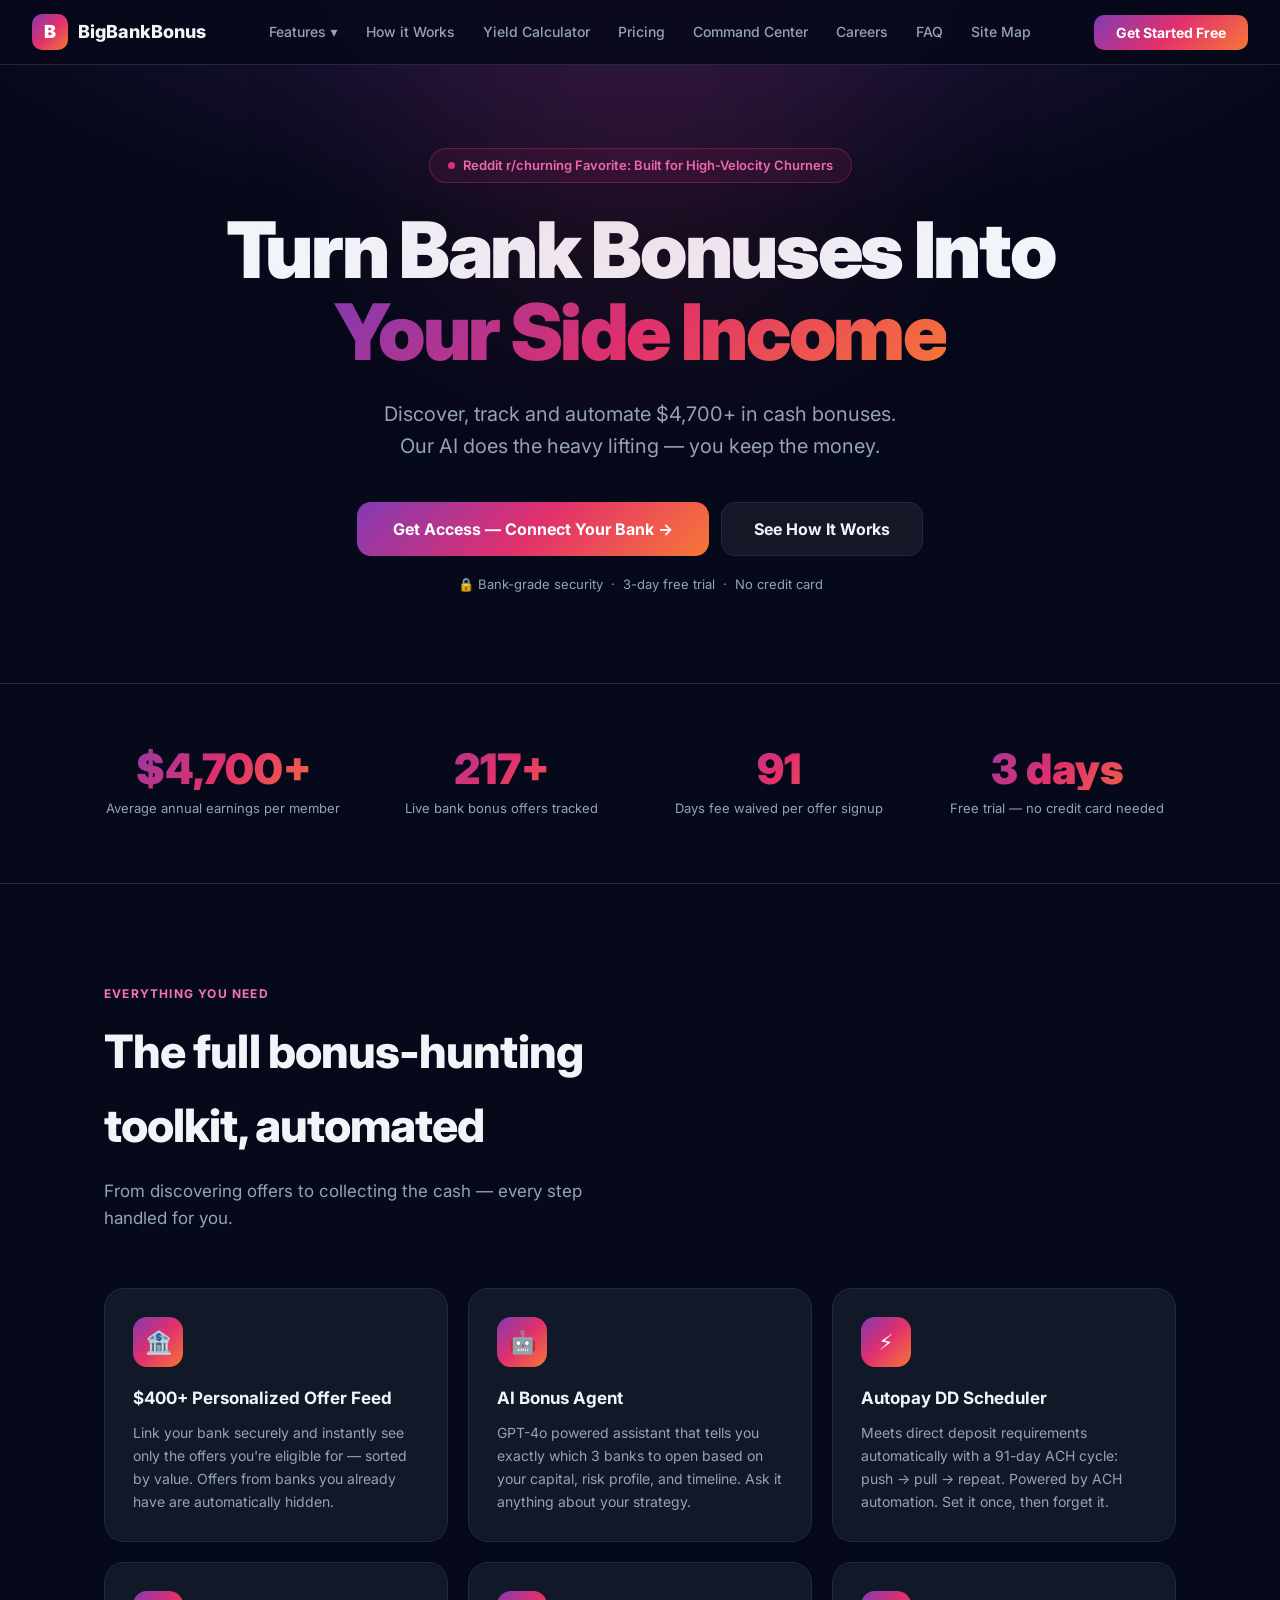
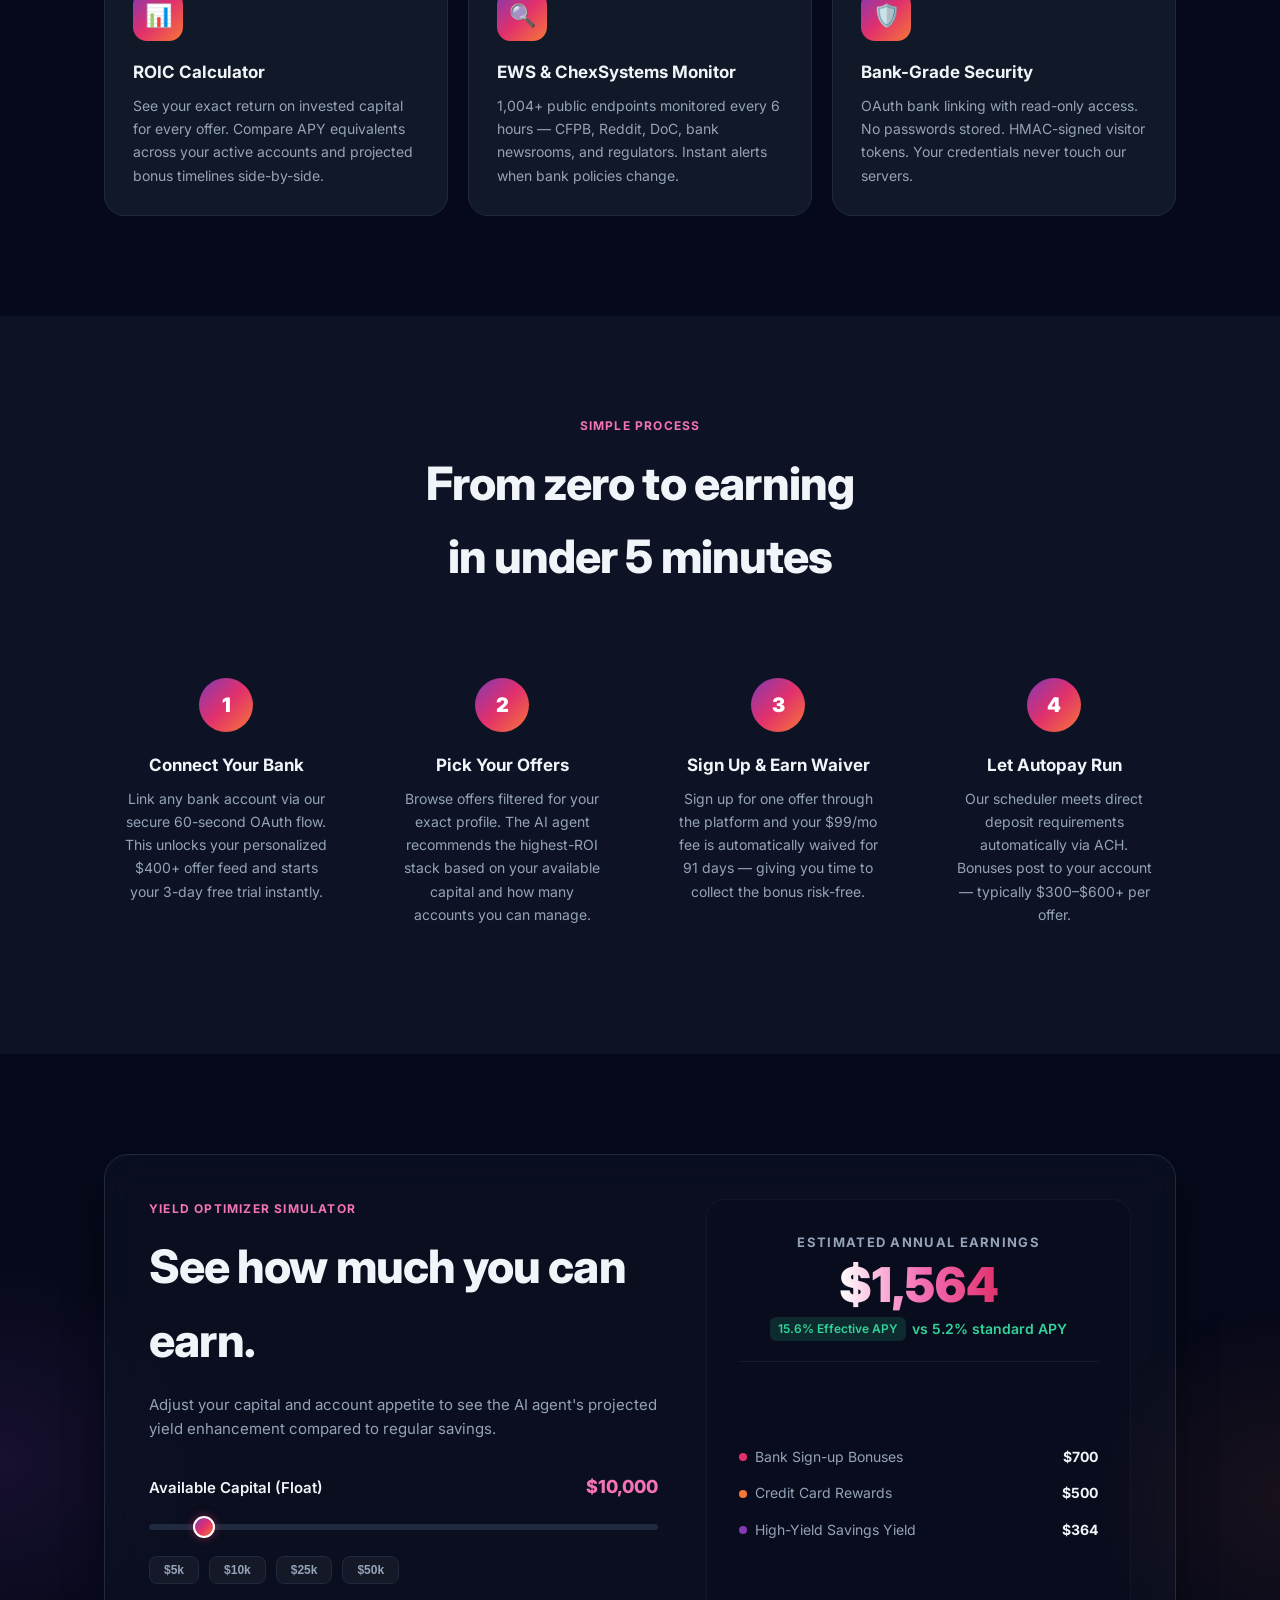
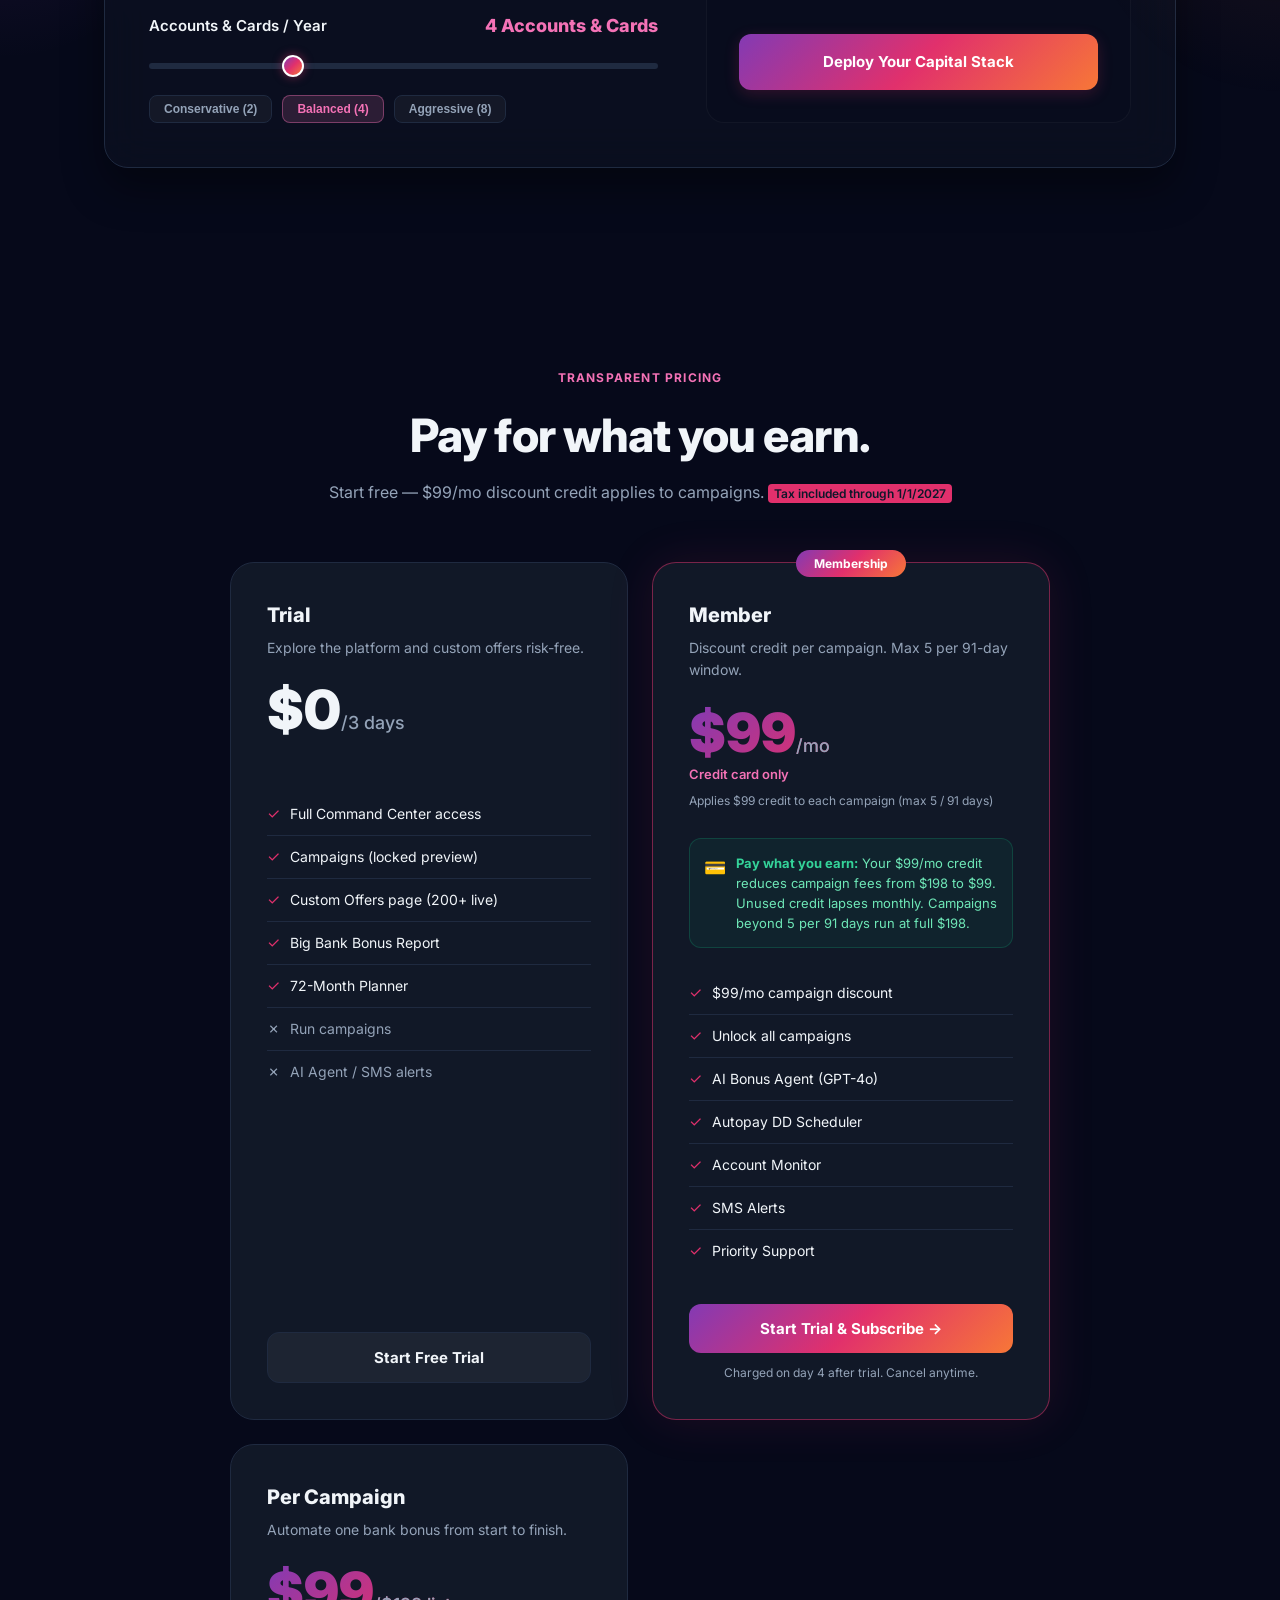
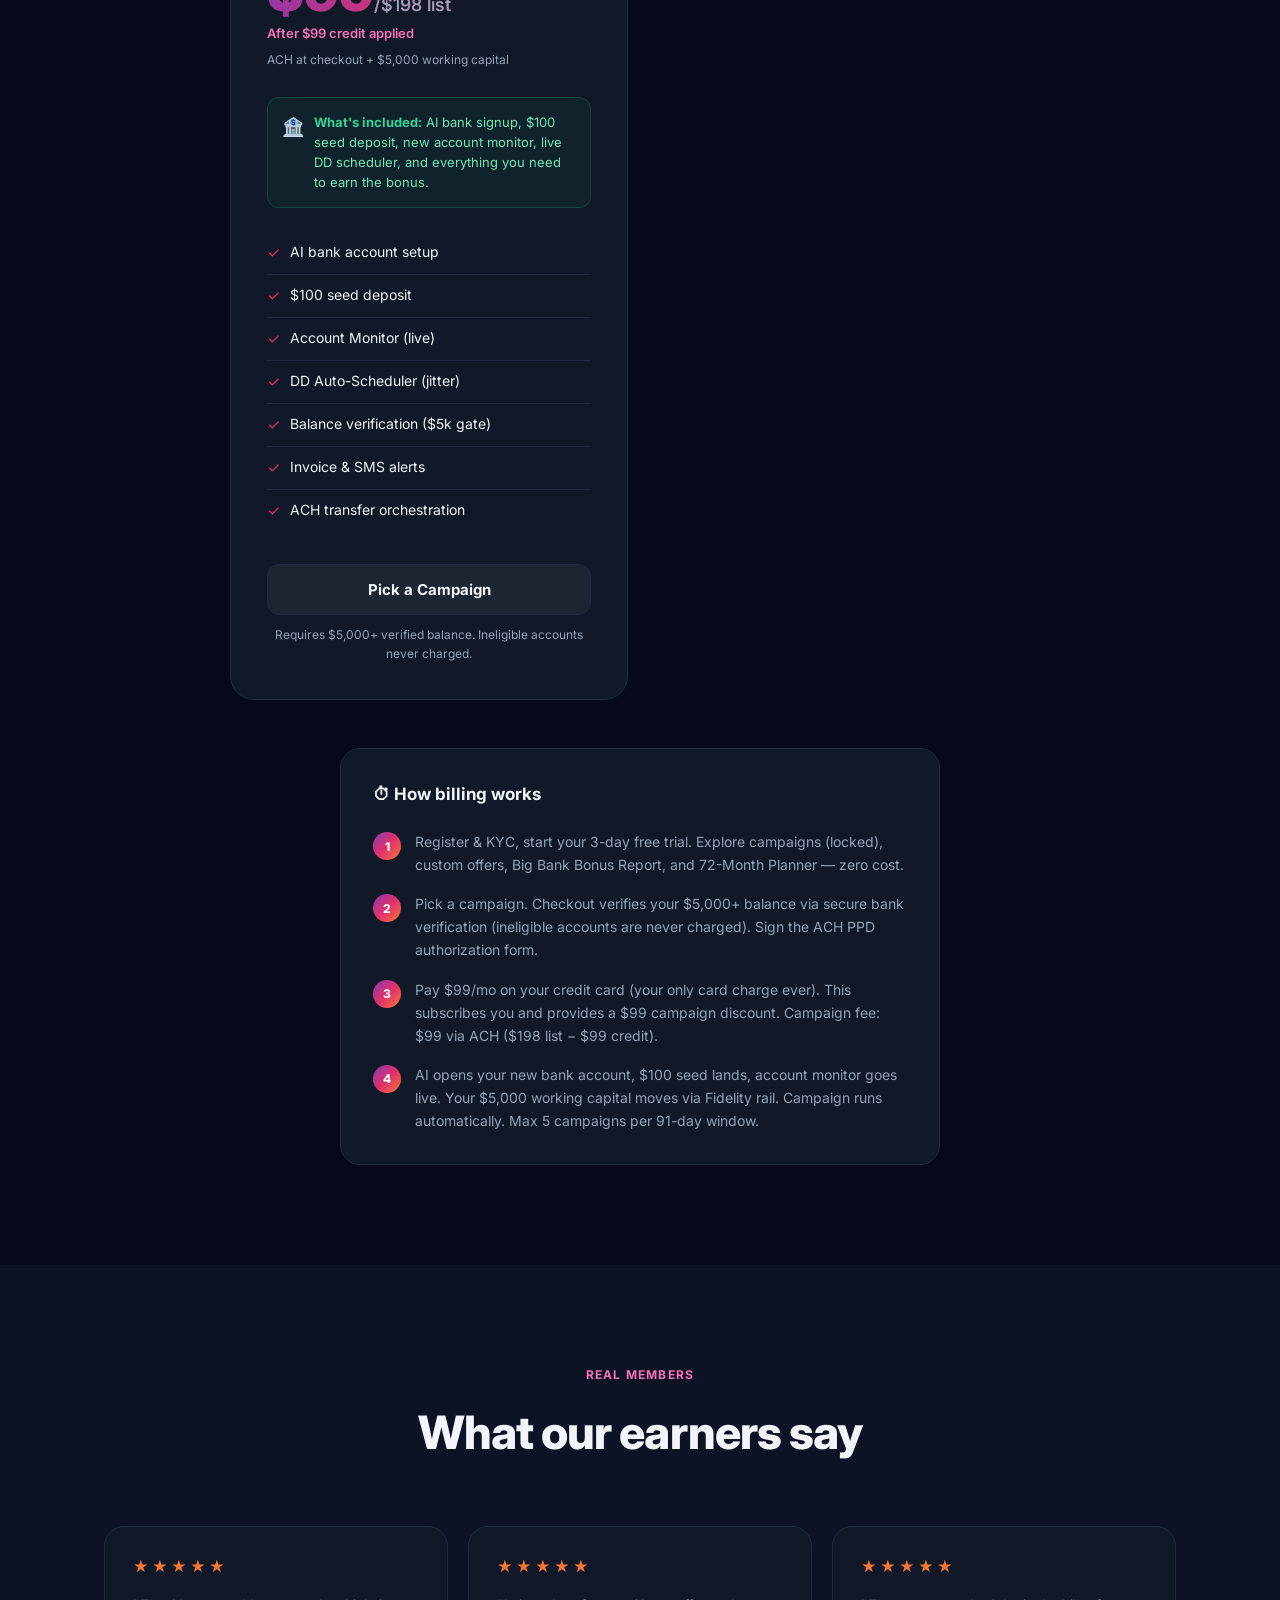
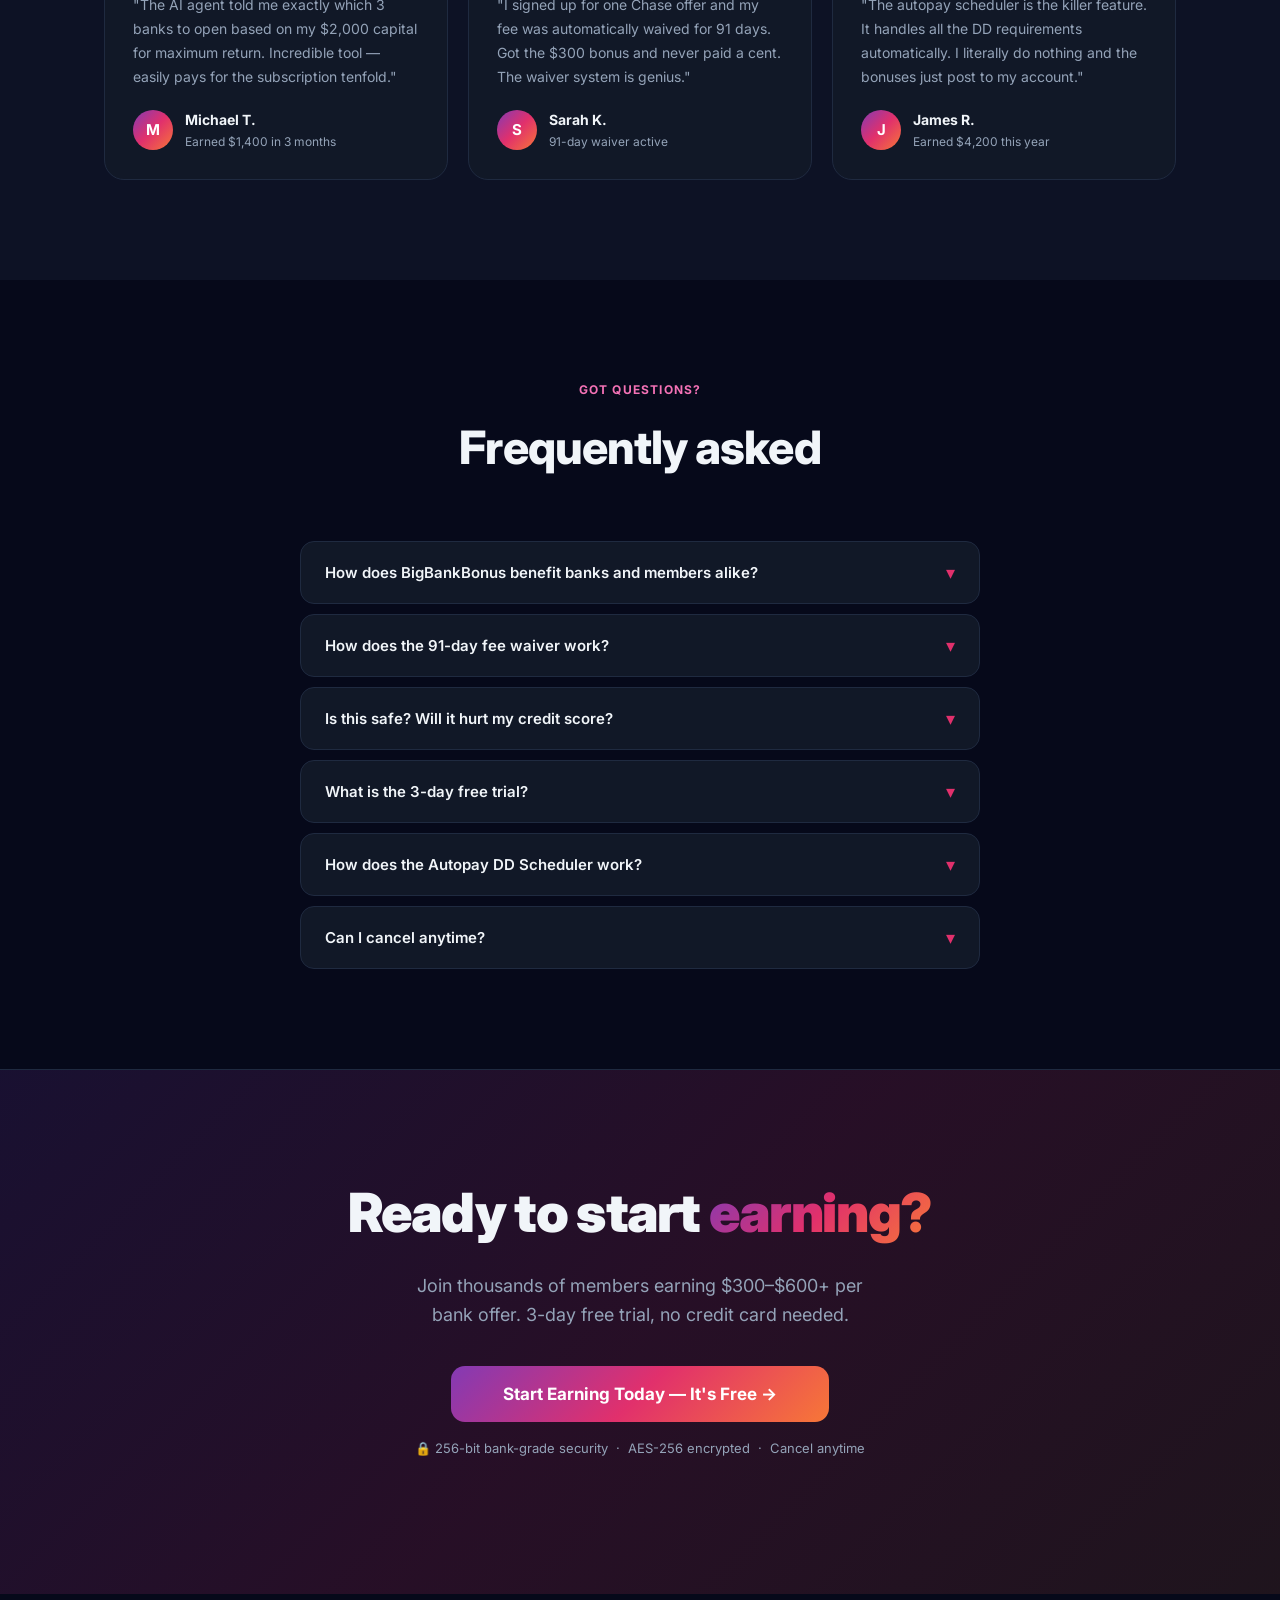
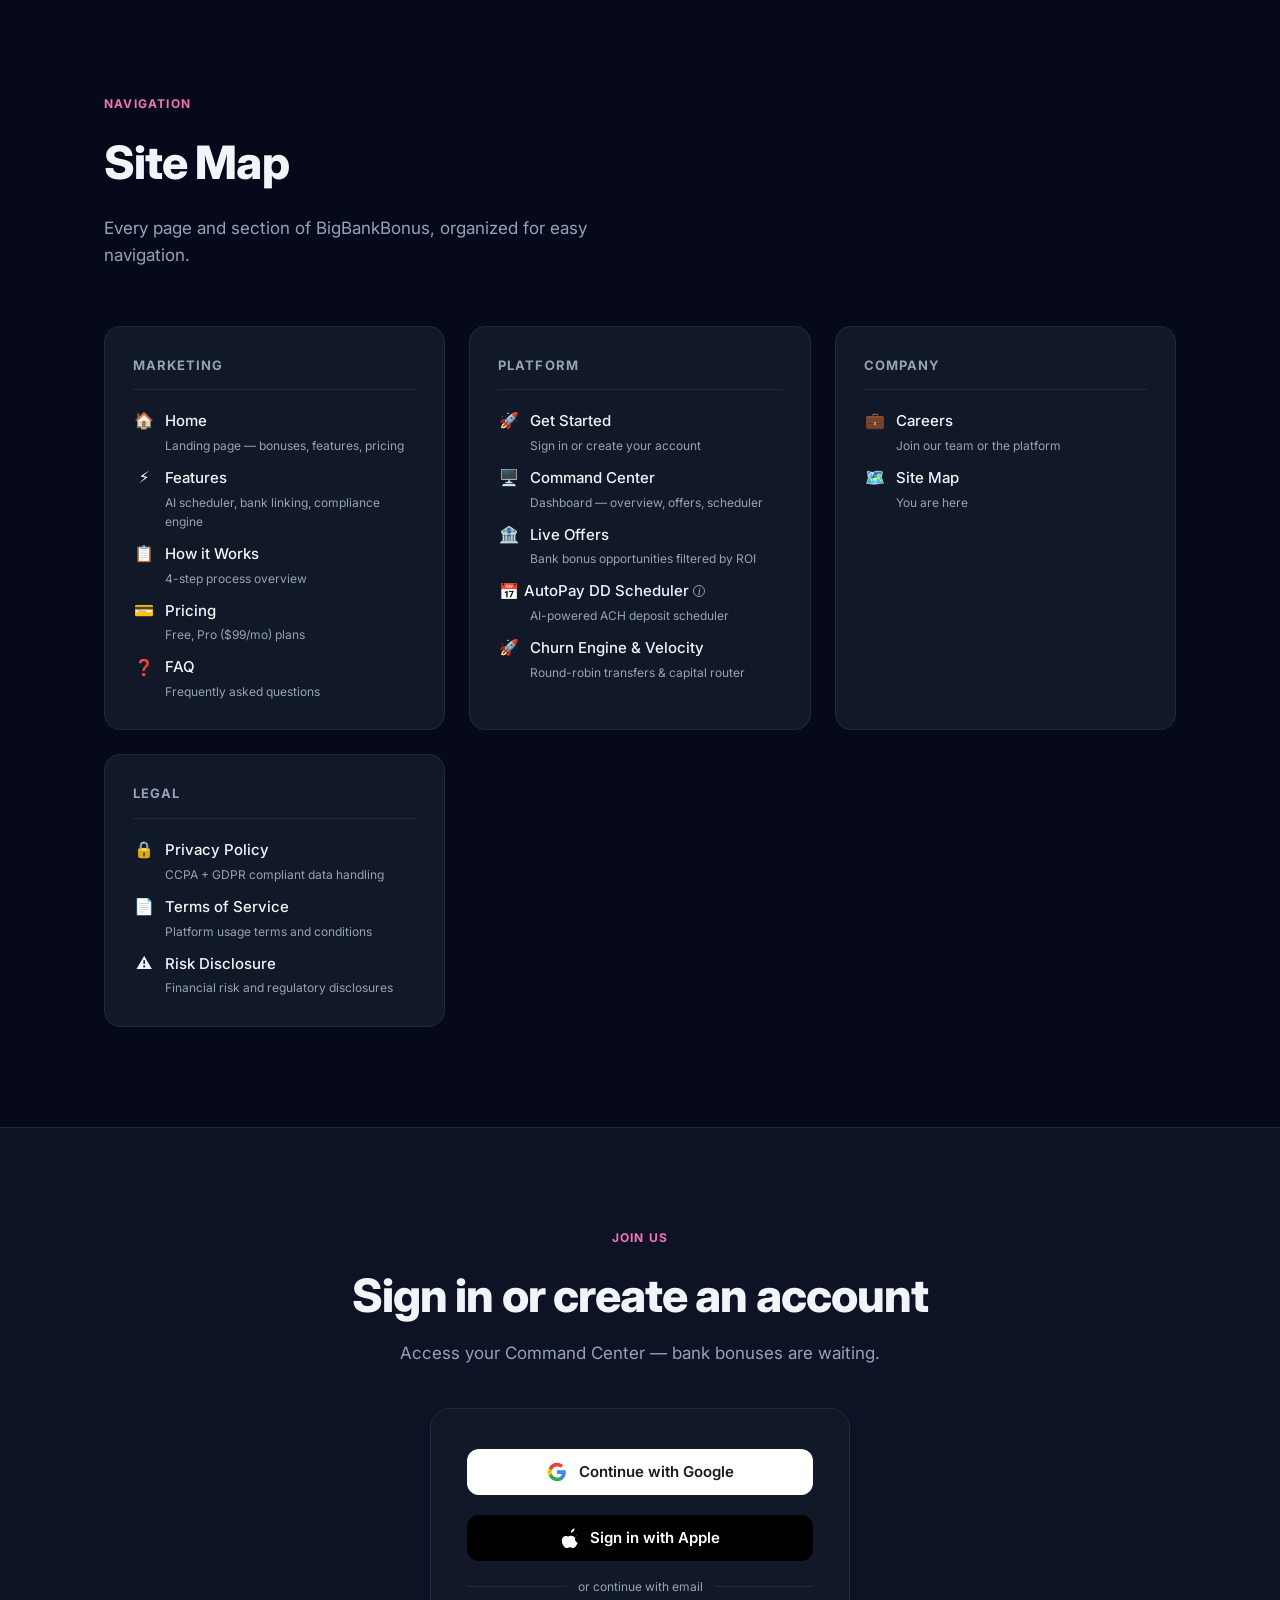
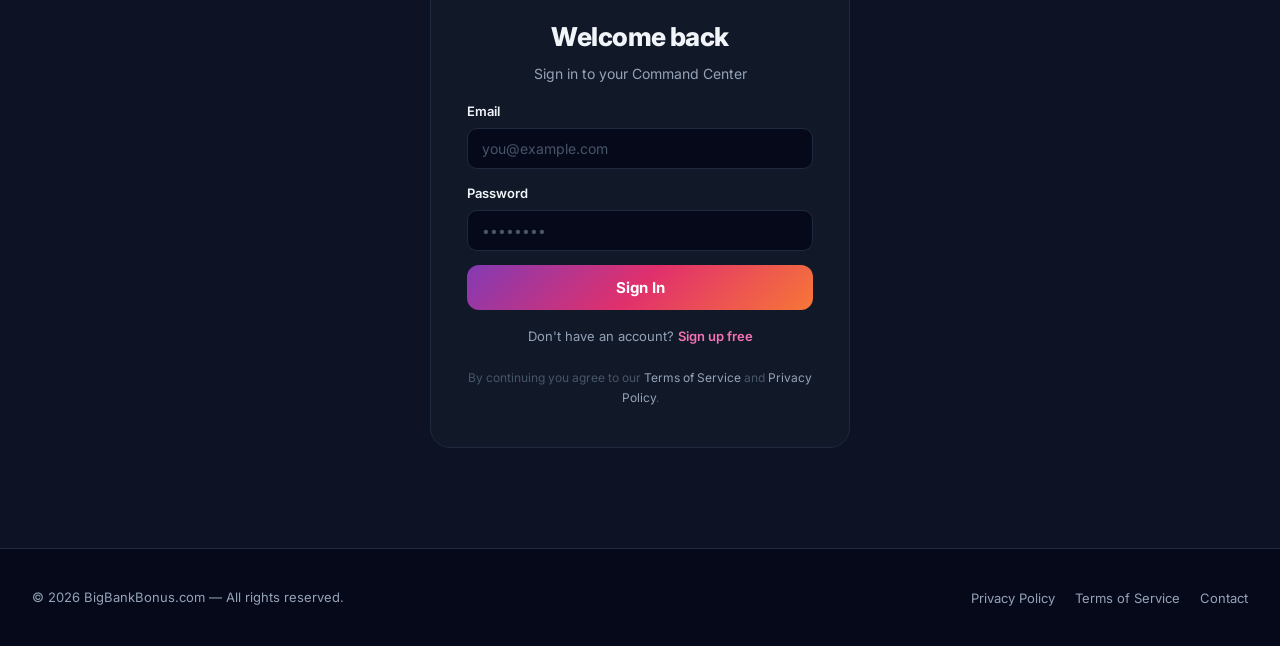
<file: index.html>
<!DOCTYPE html>
<html lang="en">
<head>
  <meta charset="UTF-8" />
  <meta name="viewport" content="width=device-width, initial-scale=1.0" />
  <title>BigBankBonus — Turn Bank Bonuses Into Side Income</title>
  <meta name="description" content="Discover, track and automate $4,700+ in cash bonuses. Our AI does the heavy lifting — you keep the money." />
  <link rel="preconnect" href="https://fonts.googleapis.com" />
  <link rel="preconnect" href="https://fonts.gstatic.com" crossorigin />
  <link href="https://fonts.googleapis.com/css2?family=Inter:wght@400;500;600;700;800;900&display=swap" rel="stylesheet" />
  <script src="https://cdn.plaid.com/link/v2/stable/link-initialize.js"></script>
  <script src="https://accounts.google.com/gsi/client" async defer></script>
  <!-- Shared theme tokens + backend plumbing (single source of truth; see css/theme.css, js/api.js) -->
  <link rel="stylesheet" href="css/theme.css" />
  <script src="js/api.js"></script>
  <style>
    *, *::before, *::after { box-sizing: border-box; margin: 0; padding: 0; }

    /* :root theme tokens now live in css/theme.css (canonical source) */

    html { scroll-behavior: smooth; }

    body {
      font-family: 'Inter', system-ui, sans-serif;
      background: var(--dark);
      color: var(--text);
      line-height: 1.6;
      overflow-x: hidden;
    }

    /* ── Utilities ── */
    .grad-text {
      background: var(--grad);
      -webkit-background-clip: text;
      -webkit-text-fill-color: transparent;
      background-clip: text;
    }
    .grad-btn {
      background: var(--grad);
      color: #fff;
      border: none;
      cursor: pointer;
      font-weight: 700;
      font-family: inherit;
      transition: opacity .2s, transform .2s;
    }
    .grad-btn:hover { opacity: .88; transform: translateY(-2px); }
    .container { max-width: 1120px; margin: 0 auto; padding: 0 24px; }

    .badge {
      display: inline-flex; align-items: center; gap: 8px;
      padding: 6px 18px; border-radius: 999px; font-size: 13px; font-weight: 600;
      border: 1px solid rgba(225,48,108,.35); background: rgba(225,48,108,.09);
      color: #f472b6;
    }
    .badge .dot {
      width: 7px; height: 7px; border-radius: 50%;
      background: #E1306C;
      animation: pulse 2s infinite;
    }
    @keyframes pulse { 0%,100%{opacity:1;transform:scale(1)} 50%{opacity:.4;transform:scale(1.5)} }

    /* ── Nav ── */
    nav {
      position: fixed; top: 0; left: 0; right: 0; z-index: 100;
      padding: 14px 32px;
      background: rgba(6,9,26,.88);
      backdrop-filter: blur(14px);
      border-bottom: 1px solid var(--border);
      display: flex; align-items: center; justify-content: space-between;
    }
    .nav-logo { display: flex; align-items: center; gap: 10px; text-decoration: none; }
    .nav-logo .logo-mark {
      width: 36px; height: 36px; border-radius: 10px;
      background: var(--grad);
      display: flex; align-items: center; justify-content: center;
      font-weight: 900; font-size: 18px; color: #fff;
    }
    .nav-logo span { font-weight: 800; font-size: 18px; color: var(--text); }
    .nav-links { display: flex; align-items: center; gap: 28px; list-style: none; }
    .nav-links a { color: var(--muted); text-decoration: none; font-size: 14px; font-weight: 500; transition: color .2s; }
    .nav-links a:hover { color: var(--text); }

    /* ── Dropdown ── */
    .nav-links li { position: relative; }
    .nav-links li .dropdown {
      position: absolute; top: 100%; left: 50%; transform: translateX(-50%) translateY(10px);
      background: var(--card); border: 1px solid var(--border); border-radius: 12px;
      padding: 12px; min-width: 220px; opacity: 0; pointer-events: none;
      transition: opacity .2s, transform .2s;
      box-shadow: 0 10px 40px rgba(0,0,0,.5);
    }
    .nav-links li:hover .dropdown { opacity: 1; pointer-events: auto; transform: translateX(-50%) translateY(0); }
    .dropdown a {
      display: flex; align-items: center; gap: 10px; padding: 10px;
      border-radius: 8px; font-size: 13px; color: var(--muted);
      transition: background .15s, color .15s; text-align: left;
    }
    .dropdown a:hover { background: rgba(255,255,255,.05); color: #fff; }
    .dropdown .icon { font-size: 15px; width: 20px; text-align: center; }

    .nav-cta { padding: 9px 22px; border-radius: 10px; font-size: 14px; }
    @media(max-width:680px) { .nav-links { display: none; } }

    /* ── Hero ── */
    #hero {
      padding: 148px 24px 88px;
      text-align: center;
      position: relative;
      overflow: hidden;
    }
    #hero::before {
      content: '';
      position: absolute; inset: 0;
      background: radial-gradient(ellipse 80% 55% at 50% -5%, rgba(131,58,180,.28) 0%, transparent 70%);
      pointer-events: none;
      z-index: 1;
    }
    #hero::after {
      content: '';
      position: absolute;
      top: -15%; left: 20%; right: 20%; height: 70%;
      background: radial-gradient(circle, rgba(225,48,108,0.14) 0%, transparent 75%);
      filter: blur(60px);
      pointer-events: none;
      z-index: 0;
    }
    .hero-eyebrow { margin-bottom: 26px; }
    .hero-title {
      font-size: clamp(38px, 7vw, 78px);
      font-weight: 900;
      line-height: 1.06;
      letter-spacing: -.03em;
      margin-bottom: 24px;
    }
    .hero-sub {
      font-size: clamp(16px, 2vw, 20px);
      color: var(--muted);
      max-width: 540px;
      margin: 0 auto 40px;
    }
    .hero-btns { display: flex; gap: 12px; justify-content: center; flex-wrap: wrap; }
    .hero-btns .primary { padding: 16px 36px; border-radius: 14px; font-size: 16px; }
    .hero-btns .secondary {
      padding: 16px 32px; border-radius: 14px; font-size: 16px; font-weight: 700;
      background: rgba(255,255,255,.06); color: var(--text);
      border: 1px solid var(--border); cursor: pointer;
      transition: background .2s; font-family: inherit;
    }
    .hero-btns .secondary:hover { background: rgba(255,255,255,.11); }
    .hero-note { margin-top: 18px; font-size: 13px; color: var(--muted); }

    /* ── Stats ── */
    #stats {
      padding: 64px 0;
      border-top: 1px solid var(--border);
      border-bottom: 1px solid var(--border);
    }
    .stats-grid {
      display: grid;
      grid-template-columns: repeat(auto-fit, minmax(160px, 1fr));
      gap: 40px; text-align: center;
    }
    .stat-num { font-size: 42px; font-weight: 900; line-height: 1; margin-bottom: 8px; }
    .stat-label { font-size: 13px; color: var(--muted); }

    /* ── Section helpers ── */
    .section-label {
      font-size: 12px; font-weight: 700; letter-spacing: .1em; text-transform: uppercase;
      color: #f472b6; margin-bottom: 12px;
    }
    .section-title {
      font-size: clamp(28px, 4vw, 46px); font-weight: 800;
      letter-spacing: -.02em; margin-bottom: 16px;
    }
    .section-sub { color: var(--muted); font-size: 17px; max-width: 520px; margin-bottom: 56px; }

    /* ── Features ── */
    #features { padding: 100px 0; }
    .features-grid { display: grid; grid-template-columns: repeat(auto-fit, minmax(280px, 1fr)); gap: 20px; }
    .feature-card {
      background: var(--card); border: 1px solid var(--border); border-radius: 20px;
      padding: 28px; transition: border-color 0.3s, transform 0.3s cubic-bezier(0.16, 1, 0.3, 1), box-shadow 0.3s;
    }
    .feature-card:hover {
      border-color: rgba(225,48,108,.45);
      transform: translateY(-5px);
      box-shadow: 0 12px 30px rgba(0,0,0,0.3), 0 0 20px rgba(225,48,108,0.04);
    }
    .feature-icon {
      width: 50px; height: 50px; border-radius: 14px;
      background: var(--grad);
      display: flex; align-items: center; justify-content: center;
      font-size: 22px; margin-bottom: 18px;
    }
    .feature-title { font-size: 17px; font-weight: 700; margin-bottom: 8px; }
    .feature-desc { font-size: 14px; color: var(--muted); line-height: 1.65; }

    /* ── How it works ── */
    #how { padding: 100px 0; background: var(--dark2); }
    .steps { display: grid; grid-template-columns: repeat(auto-fit, minmax(220px, 1fr)); gap: 32px; margin-top: 56px; }
    .step { text-align: center; padding: 28px 20px; }
    .step-num {
      width: 54px; height: 54px; border-radius: 50%;
      background: var(--grad);
      display: flex; align-items: center; justify-content: center;
      font-size: 20px; font-weight: 900; color: #fff;
      margin: 0 auto 20px;
    }
    .step-title { font-size: 17px; font-weight: 700; margin-bottom: 8px; }
    .step-desc { font-size: 14px; color: var(--muted); line-height: 1.65; }

    /* ── Pricing ── */
    #pricing { padding: 100px 0; }
    .pricing-grid {
      display: grid; grid-template-columns: repeat(auto-fit, minmax(300px, 1fr));
      gap: 24px; max-width: 820px; margin: 56px auto 0;
    }
    .plan-card {
      background: var(--card); border: 1px solid var(--border);
      border-radius: 24px; padding: 36px; display: flex; flex-direction: column;
      transition: border-color 0.3s, transform 0.3s cubic-bezier(0.16, 1, 0.3, 1), box-shadow 0.3s;
    }
    .plan-card:hover {
      border-color: rgba(225,48,108,.35);
      transform: translateY(-8px);
      box-shadow: 0 20px 40px rgba(0,0,0,0.4), 0 0 30px rgba(225,48,108,0.06);
    }
    .plan-card.featured {
      border-color: rgba(225,48,108,.5);
      box-shadow: 0 0 48px rgba(225,48,108,.12);
      position: relative;
    }
    .plan-card.featured:hover {
      border-color: rgba(225,48,108,.8);
      box-shadow: 0 20px 40px rgba(0,0,0,0.4), 0 0 48px rgba(225,48,108,.2);
    }
    .plan-badge {
      position: absolute; top: -13px; left: 50%; transform: translateX(-50%);
      background: var(--grad); color: #fff; font-size: 12px; font-weight: 700;
      padding: 4px 18px; border-radius: 999px; white-space: nowrap;
    }
    .plan-name { font-size: 20px; font-weight: 800; margin-bottom: 6px; }
    .plan-desc { font-size: 14px; color: var(--muted); margin-bottom: 24px; }
    .plan-price { font-size: 54px; font-weight: 900; line-height: 1; margin-bottom: 4px; }
    .plan-price span { font-size: 18px; font-weight: 500; color: var(--muted); }
    .plan-note { font-size: 13px; color: #f472b6; font-weight: 600; margin-bottom: 6px; }
    .plan-achnote { font-size: 12px; color: var(--muted); margin-bottom: 28px; }

    .waiver-box {
      background: rgba(16,185,129,.07); border: 1px solid rgba(16,185,129,.22);
      border-radius: 12px; padding: 14px; margin-bottom: 24px;
      display: flex; gap: 10px; align-items: flex-start;
    }
    .waiver-box .gift { font-size: 18px; flex-shrink: 0; margin-top: 1px; }
    .waiver-box p { font-size: 13px; color: #6ee7b7; line-height: 1.55; }
    .waiver-box strong { color: #34d399; }

    .plan-features { list-style: none; margin-bottom: 32px; flex: 1; }
    .plan-features li {
      display: flex; align-items: center; gap: 10px;
      padding: 9px 0; font-size: 14px;
      border-bottom: 1px solid var(--border);
    }
    .plan-features li:last-child { border-bottom: none; }
    .plan-features .check { color: #E1306C; font-size: 15px; flex-shrink: 0; }
    .plan-features .cross { color: #475569; font-size: 15px; flex-shrink: 0; }
    .plan-features .dim { color: var(--muted); }

    .plan-btn {
      padding: 15px; border-radius: 12px; font-size: 15px;
      width: 100%; text-align: center; display: block;
    }
    .plan-btn.outline {
      background: rgba(255,255,255,.05); border: 1px solid var(--border);
      color: var(--text); font-weight: 700; cursor: pointer; font-family: inherit;
      transition: background .2s;
    }
    .plan-btn.outline:hover { background: rgba(255,255,255,.1); }

    .billing-box {
      max-width: 600px; margin: 48px auto 0;
      background: var(--card); border: 1px solid var(--border);
      border-radius: 20px; padding: 32px;
    }
    .billing-box h4 { font-size: 17px; font-weight: 700; margin-bottom: 22px; }
    .billing-steps { display: flex; flex-direction: column; gap: 16px; }
    .billing-step { display: flex; gap: 14px; }
    .billing-step .num {
      width: 28px; height: 28px; border-radius: 50%; flex-shrink: 0;
      background: var(--grad); color: #fff; font-size: 12px; font-weight: 800;
      display: flex; align-items: center; justify-content: center; margin-top: 2px;
    }
    .billing-step p { font-size: 14px; color: var(--muted); line-height: 1.65; }

    /* ── Testimonials ── */
    #testimonials { padding: 100px 0; background: var(--dark2); }
    .testi-grid {
      display: grid; grid-template-columns: repeat(auto-fit, minmax(260px, 1fr));
      gap: 20px; margin-top: 56px;
    }
    .testi-card {
      background: var(--card); border: 1px solid var(--border);
      border-radius: 20px; padding: 28px;
    }
    .stars { color: #F77737; font-size: 15px; margin-bottom: 14px; letter-spacing: 3px; }
    .testi-text { font-size: 14px; color: var(--muted); line-height: 1.72; margin-bottom: 20px; }
    .testi-author { display: flex; align-items: center; gap: 12px; }
    .testi-avatar {
      width: 40px; height: 40px; border-radius: 50%; background: var(--grad);
      display: flex; align-items: center; justify-content: center;
      font-weight: 700; font-size: 15px; color: #fff; flex-shrink: 0;
    }
    .testi-name { font-size: 14px; font-weight: 700; }
    .testi-handle { font-size: 12px; color: var(--muted); }

    /* ── FAQ ── */
    #faq { padding: 100px 0; }
    .faq-list { max-width: 680px; margin: 56px auto 0; display: flex; flex-direction: column; gap: 10px; }
    .faq-item { background: var(--card); border: 1px solid var(--border); border-radius: 14px; overflow: hidden; }
    .faq-q {
      width: 100%; text-align: left; background: none; border: none; cursor: pointer;
      padding: 20px 24px; font-size: 15px; font-weight: 600; color: var(--text);
      font-family: inherit; display: flex; justify-content: space-between; align-items: center;
      gap: 12px; transition: background .2s;
    }
    .faq-q:hover { background: rgba(255,255,255,.03); }
    .faq-q .arrow { font-size: 18px; transition: transform .3s; flex-shrink: 0; color: #E1306C; }
    .faq-q.open .arrow { transform: rotate(180deg); }
    .faq-a {
      font-size: 14px; color: var(--muted); line-height: 1.72;
      max-height: 0; overflow: hidden;
      transition: max-height .35s ease, padding .3s;
      padding: 0 24px;
    }
    .faq-a.open { max-height: 300px; padding: 0 24px 20px; }

    /* ── CTA ── */
    #cta {
      padding: 100px 24px; text-align: center;
      background: linear-gradient(135deg, rgba(131,58,180,.15), rgba(225,48,108,.15), rgba(247,119,55,.1));
      border-top: 1px solid var(--border);
    }
    #cta h2 {
      font-size: clamp(28px, 5vw, 54px); font-weight: 900;
      letter-spacing: -.025em; margin-bottom: 16px;
    }
    #cta p { color: var(--muted); font-size: 18px; max-width: 480px; margin: 0 auto 36px; }
    .cta-btn { padding: 18px 52px; border-radius: 14px; font-size: 17px; }

    /* ── Footer ── */
    footer {
      border-top: 1px solid var(--border);
      padding: 36px 32px;
      display: flex; align-items: center; justify-content: space-between; flex-wrap: wrap; gap: 16px;
    }
    .footer-copy { font-size: 13px; color: var(--muted); }
    .footer-links { display: flex; gap: 20px; list-style: none; }
    .footer-links a { font-size: 13px; color: var(--muted); text-decoration: none; transition: color .2s; }
    .footer-links a:hover { color: var(--text); }

    /* ── Auth Modal ── */
    #bbb-modal {
      display: none; position: fixed; inset: 0; z-index: 200;
      background: rgba(6,9,26,.85); backdrop-filter: blur(8px);
      align-items: center; justify-content: center;
    }
    .bbb-modal-card {
      background: var(--card); border: 1px solid var(--border);
      border-radius: 24px; padding: 40px 36px; width: 100%; max-width: 420px;
      margin: 16px; position: relative;
    }
    .bbb-modal-close {
      position: absolute; top: 16px; right: 20px;
      background: none; border: none; color: var(--muted);
      font-size: 22px; cursor: pointer; line-height: 1; font-family: inherit;
    }
    .bbb-modal-close:hover { color: var(--text); }
    .bbb-modal-title { font-size: 22px; font-weight: 800; margin-bottom: 6px; }
    .bbb-modal-sub { font-size: 14px; color: var(--muted); margin-bottom: 28px; }
    .bbb-field { margin-bottom: 16px; }
    .bbb-field label { display: block; font-size: 13px; font-weight: 600; color: var(--muted); margin-bottom: 6px; }
    .bbb-field input {
      width: 100%; padding: 12px 14px; border-radius: 10px;
      background: var(--dark); border: 1px solid var(--border);
      color: var(--text); font-size: 14px; font-family: inherit;
      outline: none; transition: border-color .2s;
    }
    .bbb-field input:focus { border-color: #E1306C; }
    .bbb-submit { width: 100%; padding: 14px; border-radius: 12px; font-size: 15px; margin-top: 8px; cursor: pointer; }
    .bbb-toggle { font-size: 13px; color: var(--muted); text-align: center; margin-top: 18px; }
    .bbb-toggle a { color: #f472b6; cursor: pointer; text-decoration: underline; }
    .bbb-error { font-size: 13px; color: #f87171; margin-top: 8px; min-height: 18px; }
    .bbb-spinner {
      display: inline-block; width: 14px; height: 14px;
      border: 2px solid rgba(255,255,255,.35); border-top-color: #fff;
      border-radius: 50%; animation: bbbspin .6s linear infinite;
      vertical-align: middle; margin-right: 8px;
    }
    @keyframes bbbspin { to { transform: rotate(360deg); } }
    .bbb-offer-card {
      padding: 14px 16px; border-radius: 12px; cursor: pointer;
      border: 1.5px solid var(--border); background: var(--dark);
      transition: border-color .15s, background .15s;
    }
    .bbb-offer-card:hover { border-color: rgba(225,48,108,.5); }
    .bbb-offer-card.selected { border-color: #E1306C; background: rgba(225,48,108,.09); }
    .bbb-offers-scroll { display: flex; flex-direction: column; gap: 10px; max-height: 320px; overflow-y: auto; padding-right: 2px; }
    .bbb-skip-link { display: block; text-align: center; margin-top: 12px; background: none; border: none; color: var(--muted); font-size: 13px; cursor: pointer; width: 100%; }
    .chex-score-badge { display:flex;align-items:center;gap:14px;border-radius:12px;padding:14px 16px;margin-bottom:16px;border:1px solid; }
    .chex-score-badge.clean { background:rgba(74,222,128,.07); border-color:rgba(74,222,128,.2); }
    .chex-score-badge.second-chance { background:rgba(251,191,36,.07); border-color:rgba(251,191,36,.2); }
    .chex-score-num { text-align:center;min-width:52px; }
    .chex-score-num span { display:block;font-size:28px;font-weight:900;line-height:1; }
    .chex-score-num small { font-size:10px;font-weight:700;text-transform:uppercase;letter-spacing:.05em; }

    /* ── Toast ── */
    #toast {
      position: fixed; bottom: 28px; left: 50%;
      transform: translateX(-50%) translateY(80px);
      background: #1e293b; border: 1px solid var(--border);
      color: var(--text); padding: 14px 24px; border-radius: 12px;
      font-size: 14px; font-weight: 600; z-index: 9999;
      transition: transform .4s cubic-bezier(.34,1.56,.64,1), opacity .3s;
      opacity: 0; pointer-events: none; white-space: nowrap; max-width: 90vw;
    }
    #toast.show { transform: translateX(-50%) translateY(0); opacity: 1; }

    /* ── Sitemap ── */
    #sitemap { padding: 100px 0; }
    .sitemap-grid {
      display: grid;
      grid-template-columns: repeat(auto-fill, minmax(280px, 1fr));
      gap: 24px;
      margin-top: 56px;
    }
    .sitemap-card {
      background: var(--card);
      border: 1px solid var(--border);
      border-radius: 16px;
      padding: 28px;
    }
    .sitemap-card h3 {
      font-size: 13px; font-weight: 700;
      color: var(--muted); text-transform: uppercase; letter-spacing: .08em;
      margin-bottom: 18px; padding-bottom: 14px;
      border-bottom: 1px solid var(--border);
    }
    .sitemap-card ul { list-style: none; display: flex; flex-direction: column; gap: 10px; }
    .sitemap-card ul li a {
      color: var(--text); text-decoration: none;
      font-size: 15px; font-weight: 500;
      display: flex; align-items: center; gap: 10px;
      transition: color .2s;
    }
    .sitemap-card ul li a:hover { color: #E1306C; }
    .sitemap-card ul li a .sm-icon { font-size: 16px; width: 22px; text-align: center; flex-shrink: 0; }
    .sitemap-card ul li .sm-desc {
      display: block; font-size: 12px; color: var(--muted);
      margin-top: 2px; padding-left: 32px;
    }

    /* ── Careers ── */
    #careers {
      padding: 100px 24px;
      background: var(--dark2);
      border-top: 1px solid var(--border);
      display: flex;
      flex-direction: column;
      align-items: center;
    }
    #careers .section-label { text-align: center; }
    #careers .section-title { text-align: center; margin-bottom: 8px; }
    #careers .section-sub   { text-align: center; margin-bottom: 40px; }
    .careers-card {
      background: var(--card);
      border: 1px solid var(--border);
      border-radius: 20px;
      padding: 40px 36px;
      width: 100%;
      max-width: 420px;
      position: relative;
    }
    .careers-card-header { text-align: center; margin-bottom: 16px; }
    .careers-card-title  { font-size: 26px; font-weight: 800; letter-spacing: -.02em; margin-bottom: 6px; }
    .careers-card-sub    { font-size: 14px; color: var(--muted); line-height: 1.55; }
    .careers-google-btn  {
      width: 100%;
      display: flex; align-items: center; justify-content: center; gap: 12px;
      padding: 13px 20px;
      background: #fff;
      border: none; border-radius: 12px;
      font-size: 15px; font-weight: 600; color: #1a1a1a;
      cursor: pointer; font-family: inherit;
      transition: box-shadow .2s, transform .15s;
      margin-bottom: 20px;
    }
    .careers-google-btn:hover { box-shadow: 0 4px 20px rgba(0,0,0,.35); transform: translateY(-1px); }
    .careers-google-btn:disabled { opacity: .55; cursor: not-allowed; transform: none; }
    .careers-google-icon { width: 20px; height: 20px; flex-shrink: 0; }
    .apple-btn {
      width: 100%;
      display: flex; align-items: center; justify-content: center; gap: 12px;
      padding: 13px 20px;
      background: #000;
      border: none; border-radius: 12px;
      font-size: 15px; font-weight: 600; color: #fff;
      cursor: pointer; font-family: inherit;
      transition: box-shadow .2s, transform .15s;
      margin-bottom: 16px;
    }
    .apple-btn:hover { box-shadow: 0 4px 20px rgba(0,0,0,.5); transform: translateY(-1px); }
    .apple-btn:disabled { opacity: .55; cursor: not-allowed; transform: none; }
    .apple-icon { width: 17px; height: 20px; flex-shrink: 0; fill: #fff; }
    .careers-divider { display: flex; align-items: center; gap: 12px; margin-bottom: 20px; }
    .careers-divider-line { flex: 1; height: 1px; background: var(--border); }
    .careers-divider-text { font-size: 12px; color: var(--muted); white-space: nowrap; }
    .careers-field { display: flex; flex-direction: column; gap: 6px; margin-bottom: 14px; }
    .careers-field label { font-size: 13px; font-weight: 600; }
    .careers-field input {
      background: var(--dark);
      border: 1px solid var(--border);
      border-radius: 10px;
      padding: 11px 14px;
      font-size: 14px; font-family: inherit;
      color: var(--text);
      outline: none;
      transition: border-color .2s, box-shadow .2s;
    }
    .careers-field input:focus {
      border-color: rgba(225,48,108,.5);
      box-shadow: 0 0 0 3px rgba(225,48,108,.1);
    }
    .careers-field input::placeholder { color: #475569; }
    .careers-submit-btn {
      width: 100%;
      background: var(--grad);
      color: #fff; border: none;
      border-radius: 12px;
      padding: 13px;
      font-size: 15px; font-weight: 700;
      cursor: pointer; font-family: inherit;
      transition: opacity .2s, transform .15s;
      margin-bottom: 16px;
    }
    .careers-submit-btn:hover:not(:disabled) { opacity: .88; transform: translateY(-1px); }
    .careers-submit-btn:disabled { opacity: .5; cursor: not-allowed; transform: none; }
    .careers-toggle-row { text-align: center; font-size: 13px; color: var(--muted); }
    .careers-toggle-btn {
      background: none; border: none;
      color: #f472b6; font-weight: 600; font-size: 13px;
      cursor: pointer; font-family: inherit; padding: 0;
      transition: color .2s;
    }
    .careers-toggle-btn:hover { color: #fb7185; }
    .careers-card-footer {
      margin-top: 22px;
      font-size: 12px; color: #475569;
      text-align: center; line-height: 1.6;
    }
    .careers-card-footer a { color: var(--muted); text-decoration: none; }
    .careers-card-footer a:hover { color: var(--text); }
    .careers-alert {
      padding: 11px 14px; border-radius: 10px; font-size: 13px;
      margin-bottom: 14px; display: none;
    }
    .careers-alert.error   { background: rgba(239,68,68,.1);  border: 1px solid rgba(239,68,68,.25);  color: #fca5a5; }
    .careers-alert.success { background: rgba(74,222,128,.08); border: 1px solid rgba(74,222,128,.25); color: #86efac; }
    .careers-alert.show    { display: block; }
    .careers-spinner {
      display: inline-block; width: 16px; height: 16px;
      border: 2px solid rgba(255,255,255,.3); border-top-color: #fff;
      border-radius: 50%; animation: bbbspin .6s linear infinite;
      vertical-align: middle; margin-right: 6px;
    }

    /* ── Yield Estimator Simulator ── */
    #estimator {
      padding: 100px 0;
      position: relative;
      overflow: hidden;
    }
    #estimator::before {
      content: '';
      position: absolute;
      width: 400px;
      height: 400px;
      background: radial-gradient(circle, rgba(131,58,180,0.14) 0%, transparent 70%);
      top: 50%;
      left: -200px;
      transform: translateY(-50%);
      pointer-events: none;
    }
    #estimator::after {
      content: '';
      position: absolute;
      width: 400px;
      height: 400px;
      background: radial-gradient(circle, rgba(247,119,55,0.08) 0%, transparent 70%);
      top: 30%;
      right: -200px;
      pointer-events: none;
    }
    .estimator-container {
      background: rgba(17, 24, 39, 0.45);
      border: 1px solid var(--border);
      backdrop-filter: blur(20px);
      -webkit-backdrop-filter: blur(20px);
      border-radius: 24px;
      padding: 44px;
      box-shadow: 0 20px 40px rgba(0, 0, 0, 0.4);
      display: grid;
      grid-template-columns: 1.2fr 1fr;
      gap: 48px;
    }
    @media(max-width: 900px) {
      .estimator-container {
        grid-template-columns: 1fr;
        padding: 28px;
        gap: 32px;
      }
    }
    .estimator-controls {
      display: flex;
      flex-direction: column;
      gap: 28px;
    }
    .estimator-title-group {
      margin-bottom: 4px;
    }
    .slider-group {
      display: flex;
      flex-direction: column;
      gap: 12px;
    }
    .slider-header {
      display: flex;
      justify-content: space-between;
      align-items: center;
    }
    .slider-label {
      font-size: 15px;
      font-weight: 600;
      color: var(--text);
    }
    .slider-val {
      font-size: 18px;
      font-weight: 800;
      color: #f472b6;
      font-family: inherit;
    }
    .slider-input-wrapper {
      position: relative;
      display: flex;
      align-items: center;
    }
    /* Custom Range Input */
    .estimator-range {
      -webkit-appearance: none;
      appearance: none;
      width: 100%;
      height: 6px;
      border-radius: 999px;
      background: #1f2a40;
      outline: none;
      margin: 10px 0;
      transition: background 0.2s;
    }
    .estimator-range::-webkit-slider-thumb {
      -webkit-appearance: none;
      appearance: none;
      width: 22px;
      height: 22px;
      border-radius: 50%;
      background: var(--grad);
      cursor: pointer;
      border: 2px solid #fff;
      box-shadow: 0 0 10px rgba(225,48,108,0.5);
      transition: transform 0.1s, box-shadow 0.1s;
    }
    .estimator-range::-webkit-slider-thumb:hover {
      transform: scale(1.15);
      box-shadow: 0 0 15px rgba(225,48,108,0.8);
    }
    .estimator-range::-moz-range-thumb {
      width: 20px;
      height: 20px;
      border-radius: 50%;
      background: var(--grad);
      cursor: pointer;
      border: 2px solid #fff;
      box-shadow: 0 0 10px rgba(225,48,108,0.5);
      transition: transform 0.1s, box-shadow 0.1s;
    }
    .estimator-range::-moz-range-thumb:hover {
      transform: scale(1.15);
      box-shadow: 0 0 15px rgba(225,48,108,0.8);
    }
    
    .preset-row {
      display: flex;
      gap: 10px;
      margin-top: 4px;
    }
    .preset-btn {
      background: rgba(255, 255, 255, 0.04);
      border: 1px solid var(--border);
      color: var(--muted);
      padding: 6px 14px;
      border-radius: 8px;
      font-size: 12px;
      font-weight: 600;
      cursor: pointer;
      transition: all 0.2s;
    }
    .preset-btn:hover, .preset-btn.active {
      background: rgba(244, 114, 182, 0.15);
      border-color: rgba(244, 114, 182, 0.4);
      color: #f472b6;
    }

    .estimator-results {
      background: rgba(6, 9, 26, 0.35);
      border: 1px solid rgba(255, 255, 255, 0.04);
      border-radius: 18px;
      padding: 32px;
      display: flex;
      flex-direction: column;
      justify-content: space-between;
      position: relative;
    }
    .result-primary-wrap {
      text-align: center;
      margin-bottom: 20px;
      padding-bottom: 20px;
      border-bottom: 1px solid rgba(255, 255, 255, 0.06);
    }
    .result-lbl {
      font-size: 13px;
      font-weight: 700;
      text-transform: uppercase;
      letter-spacing: 0.1em;
      color: var(--muted);
      margin-bottom: 6px;
    }
    .result-big-val {
      font-size: 48px;
      font-weight: 900;
      line-height: 1.1;
      margin-bottom: 6px;
      background: linear-gradient(to right, #fff, #f472b6, #e1306c);
      -webkit-background-clip: text;
      -webkit-text-fill-color: transparent;
      display: inline-block;
    }
    .result-sub-yield {
      font-size: 14px;
      color: #34d399;
      font-weight: 600;
      display: flex;
      align-items: center;
      justify-content: center;
      gap: 6px;
    }
    .result-sub-yield .apy-badge {
      background: rgba(52, 211, 153, 0.15);
      padding: 2px 8px;
      border-radius: 6px;
      font-size: 12px;
    }
    .breakdown-list {
      display: flex;
      flex-direction: column;
      gap: 14px;
      margin-bottom: 28px;
    }
    .breakdown-item {
      display: flex;
      justify-content: space-between;
      align-items: center;
      font-size: 14px;
    }
    .breakdown-name {
      color: var(--muted);
      display: flex;
      align-items: center;
      gap: 8px;
    }
    .breakdown-dot {
      width: 8px;
      height: 8px;
      border-radius: 50%;
    }
    .breakdown-val {
      font-weight: 700;
      color: var(--text);
    }
    .estimator-cta {
      width: 100%;
      padding: 16px;
      border-radius: 12px;
      font-size: 15px;
      display: block;
      text-align: center;
      text-decoration: none;
      box-shadow: 0 4px 15px rgba(225,48,108,0.2);
    }

    /* ── Scroll fade-in ── */
    .fade-in { opacity: 0; transform: translateY(22px); transition: opacity .65s ease, transform .65s ease; }
    .fade-in.visible { opacity: 1; transform: none; }
  </style>
</head>
<body>

<!-- ── Navigation ────────────────────────────────────────────── -->
<nav>
  <a class="nav-logo" href="index.html">
    <div class="logo-mark">B</div>
    <span>BigBankBonus</span>
  </a>
  <ul class="nav-links">
    <li>
      <a href="#features">Features ▾</a>
      <div class="dropdown">
        <a href="#features"><span class="icon">📊</span> Feature Tour</a>
        <a href="#estimator"><span class="icon">🧮</span> Yield Calculator</a>
        <a href="velocity_simulator.html"><span class="icon">📈</span> Risk & Velocity Simulator</a>
        <a href="command-center.html"><span class="icon">🛡️</span> Dev Command Center</a>
      </div>
    </li>
    <li><a href="#how">How it Works</a></li>
    <li><a href="#estimator">Yield Calculator</a></li>
    <li><a href="#pricing">Pricing</a></li>
    <li><a href="command-center.html">Command Center</a></li>
    <li><a href="#careers">Careers</a></li>
    <li><a href="#faq">FAQ</a></li>
    <li><a href="#sitemap">Site Map</a></li>
  </ul>
  <button class="grad-btn nav-cta" onclick="openModal('free')">Get Started Free</button>
</nav>

<!-- ── Hero ─────────────────────────────────────────────────── -->
<section id="hero">
  <div class="hero-eyebrow">
    <span class="badge"><span class="dot"></span> Reddit r/churning Favorite: Built for High-Velocity Churners</span>
  </div>
  <h1 class="hero-title">
    Turn Bank Bonuses Into<br>
    <span class="grad-text">Your Side Income</span>
  </h1>
  <p class="hero-sub">
    Discover, track and automate $4,700+ in cash bonuses.
    Our AI does the heavy lifting — you keep the money.
  </p>
  <div class="hero-btns">
    <button class="grad-btn primary" onclick="openModal('bank_link')">
      Get Access — Connect Your Bank →
    </button>
    <button class="secondary" onclick="document.getElementById('how').scrollIntoView({behavior:'smooth'})">
      See How It Works
    </button>
  </div>
  <p class="hero-note">🔒 Bank-grade security &nbsp;·&nbsp; 3-day free trial &nbsp;·&nbsp; No credit card</p>
</section>

<!-- ── Stats ─────────────────────────────────────────────────── -->
<section id="stats">
  <div class="container">
    <div class="stats-grid">
      <div class="fade-in">
        <div class="stat-num grad-text" id="stat-earnings">$4,700+</div>
        <div class="stat-label">Average annual earnings per member</div>
      </div>
      <div class="fade-in">
        <div class="stat-num grad-text" id="stat-deals">217+</div>
        <div class="stat-label">Live bank bonus offers tracked</div>
      </div>
      <div class="fade-in">
        <div class="stat-num grad-text">91</div>
        <div class="stat-label">Days fee waived per offer signup</div>
      </div>
      <div class="fade-in">
        <div class="stat-num grad-text">3 days</div>
        <div class="stat-label">Free trial — no credit card needed</div>
      </div>
    </div>
  </div>
</section>

<!-- ── Features ──────────────────────────────────────────────── -->
<section id="features">
  <div class="container">
    <div class="section-label fade-in">Everything you need</div>
    <h2 class="section-title fade-in">The full bonus-hunting<br>toolkit, automated</h2>
    <p class="section-sub fade-in">From discovering offers to collecting the cash — every step handled for you.</p>
    <div class="features-grid">
      <div class="feature-card fade-in">
        <div class="feature-icon">🏦</div>
        <div class="feature-title">$400+ Personalized Offer Feed</div>
        <div class="feature-desc">Link your bank securely and instantly see only the offers you're eligible for — sorted by value. Offers from banks you already have are automatically hidden.</div>
      </div>
      <div class="feature-card fade-in">
        <div class="feature-icon">🤖</div>
        <div class="feature-title">AI Bonus Agent</div>
        <div class="feature-desc">GPT-4o powered assistant that tells you exactly which 3 banks to open based on your capital, risk profile, and timeline. Ask it anything about your strategy.</div>
      </div>
      <div class="feature-card fade-in">
        <div class="feature-icon">⚡</div>
        <div class="feature-title">Autopay DD Scheduler</div>
        <div class="feature-desc">Meets direct deposit requirements automatically with a 91-day ACH cycle: push → pull → repeat. Powered by ACH automation. Set it once, then forget it.</div>
      </div>
      <div class="feature-card fade-in">
        <div class="feature-icon">📊</div>
        <div class="feature-title">ROIC Calculator</div>
        <div class="feature-desc">See your exact return on invested capital for every offer. Compare APY equivalents across your active accounts and projected bonus timelines side-by-side.</div>
      </div>
      <div class="feature-card fade-in">
        <div class="feature-icon">🔍</div>
        <div class="feature-title">EWS & ChexSystems Monitor</div>
        <div class="feature-desc">1,004+ public endpoints monitored every 6 hours — CFPB, Reddit, DoC, bank newsrooms, and regulators. Instant alerts when bank policies change.</div>
      </div>
      <div class="feature-card fade-in">
        <div class="feature-icon">🛡️</div>
        <div class="feature-title">Bank-Grade Security</div>
        <div class="feature-desc">OAuth bank linking with read-only access. No passwords stored. HMAC-signed visitor tokens. Your credentials never touch our servers.</div>
      </div>
    </div>
  </div>
</section>

<!-- ── How it works ───────────────────────────────────────────── -->
<section id="how">
  <div class="container">
    <div class="section-label fade-in" style="text-align:center">Simple process</div>
    <h2 class="section-title fade-in" style="text-align:center;margin-bottom:0">From zero to earning<br>in under 5 minutes</h2>
    <div class="steps">
      <div class="step fade-in">
        <div class="step-num">1</div>
        <div class="step-title">Connect Your Bank</div>
        <div class="step-desc">Link any bank account via our secure 60-second OAuth flow. This unlocks your personalized $400+ offer feed and starts your 3-day free trial instantly.</div>
      </div>
      <div class="step fade-in">
        <div class="step-num">2</div>
        <div class="step-title">Pick Your Offers</div>
        <div class="step-desc">Browse offers filtered for your exact profile. The AI agent recommends the highest-ROI stack based on your available capital and how many accounts you can manage.</div>
      </div>
      <div class="step fade-in">
        <div class="step-num">3</div>
        <div class="step-title">Sign Up & Earn Waiver</div>
        <div class="step-desc">Sign up for one offer through the platform and your $99/mo fee is automatically waived for 91 days — giving you time to collect the bonus risk-free.</div>
      </div>
      <div class="step fade-in">
        <div class="step-num">4</div>
        <div class="step-title">Let Autopay Run</div>
        <div class="step-desc">Our scheduler meets direct deposit requirements automatically via ACH. Bonuses post to your account — typically $300–$600+ per offer.</div>
      </div>
    </div>
  </div>
</section>

<!-- ── Yield Estimator Simulator ───────────────────────────── -->
<section id="estimator" class="fade-in">
  <div class="container">
    <div class="estimator-container">
      <div class="estimator-controls">
        <div class="estimator-title-group">
          <div class="section-label">Yield Optimizer Simulator</div>
          <h2 class="section-title">See how much you can earn.</h2>
          <p style="color:var(--muted); font-size:15px;">Adjust your capital and account appetite to see the AI agent's projected yield enhancement compared to regular savings.</p>
        </div>

        <!-- Slider 1: Capital -->
        <div class="slider-group">
          <div class="slider-header">
            <span class="slider-label">Available Capital (Float)</span>
            <span class="slider-val" id="capital-val">$10,000</span>
          </div>
          <div class="slider-input-wrapper">
            <input type="range" min="1000" max="100000" step="1000" value="10000" class="estimator-range" id="capital-range" />
          </div>
          <div class="preset-row">
            <button class="preset-btn" onclick="setCapitalPreset(5000)">$5k</button>
            <button class="preset-btn active" id="preset-cap-10k" onclick="setCapitalPreset(10000)">$10k</button>
            <button class="preset-btn" onclick="setCapitalPreset(25000)">$25k</button>
            <button class="preset-btn" onclick="setCapitalPreset(50000)">$50k</button>
          </div>
        </div>

        <!-- Slider 2: Accounts/Cards -->
        <div class="slider-group">
          <div class="slider-header">
            <span class="slider-label">Accounts & Cards / Year</span>
            <span class="slider-val" id="accounts-val">4 Accounts & Cards</span>
          </div>
          <div class="slider-input-wrapper">
            <input type="range" min="1" max="12" step="1" value="4" class="estimator-range" id="accounts-range" />
          </div>
          <div class="preset-row">
            <button class="preset-btn" onclick="setAccountsPreset(2)">Conservative (2)</button>
            <button class="preset-btn active" id="preset-acc-mid" onclick="setAccountsPreset(4)">Balanced (4)</button>
            <button class="preset-btn" onclick="setAccountsPreset(8)">Aggressive (8)</button>
          </div>
        </div>
      </div>

      <!-- Results panel -->
      <div class="estimator-results">
        <div class="result-primary-wrap">
          <div class="result-lbl">Estimated Annual Earnings</div>
          <div class="result-big-val" id="total-earnings">$1,460</div>
          <div class="result-sub-yield">
            <span class="apy-badge"><span id="effective-apy">14.6%</span> Effective APY</span>
            <span>vs 5.2% standard APY</span>
          </div>
        </div>

        <div class="breakdown-list">
          <div class="breakdown-item">
            <span class="breakdown-name">
              <span class="breakdown-dot" style="background:var(--pink)"></span>
              Bank Sign-up Bonuses
            </span>
            <span class="breakdown-val" id="bank-bonus-val">$700</span>
          </div>
          <div class="breakdown-item">
            <span class="breakdown-name">
              <span class="breakdown-dot" style="background:var(--orange)"></span>
              Credit Card Rewards
            </span>
            <span class="breakdown-val" id="cc-bonus-val">$500</span>
          </div>
          <div class="breakdown-item">
            <span class="breakdown-name">
              <span class="breakdown-dot" style="background:var(--purple)"></span>
              High-Yield Savings Yield
            </span>
            <span class="breakdown-val" id="hysa-yield-val">$260</span>
          </div>
        </div>

        <a href="#trial" class="grad-btn estimator-cta" onclick="openModal('trial')">Deploy Your Capital Stack</a>
      </div>
    </div>
  </div>
</section>

<!-- ── Pricing ───────────────────────────────────────────────── -->
<section id="pricing">
  <div class="container">
    <div class="section-label fade-in" style="text-align:center">Transparent pricing</div>
    <h2 class="section-title fade-in" style="text-align:center;margin-bottom:8px">Pay for what you earn.</h2>
    <p class="fade-in" style="text-align:center;color:var(--muted);font-size:16px;margin-bottom:0">Start free — $99/mo discount credit applies to campaigns. <span style="background:#E1306C;color:#0f172a;padding:2px 6px;border-radius:4px;font-size:12px;font-weight:600">Tax included through 1/1/2027</span></p>

    <div class="pricing-grid">
      <!-- Trial Plan -->
      <div class="plan-card fade-in">
        <div class="plan-name">Trial</div>
        <div class="plan-desc">Explore the platform and custom offers risk-free.</div>
        <div class="plan-price">$0<span>/3 days</span></div>
        <div style="height:52px"></div>
        <ul class="plan-features">
          <li><span class="check">✓</span> Full Command Center access</li>
          <li><span class="check">✓</span> Campaigns (locked preview)</li>
          <li><span class="check">✓</span> Custom Offers page (200+ live)</li>
          <li><span class="check">✓</span> Big Bank Bonus Report</li>
          <li><span class="check">✓</span> 72-Month Planner</li>
          <li><span class="cross dim">✗</span> <span class="dim">Run campaigns</span></li>
          <li><span class="cross dim">✗</span> <span class="dim">AI Agent / SMS alerts</span></li>
        </ul>
        <button class="plan-btn outline" onclick="openModal('trial')">Start Free Trial</button>
      </div>

      <!-- Member Plan (Subscription) -->
      <div class="plan-card featured fade-in">
        <div class="plan-badge">Membership</div>
        <div class="plan-name">Member</div>
        <div class="plan-desc">Discount credit per campaign. Max 5 per 91-day window.</div>
        <div class="plan-price grad-text">$99<span style="-webkit-text-fill-color:var(--muted)">/mo</span></div>
        <div class="plan-note">Credit card only</div>
        <div class="plan-achnote">Applies $99 credit to each campaign (max 5 / 91 days)</div>
        <div class="waiver-box">
          <span class="gift">💳</span>
          <p><strong>Pay what you earn:</strong> Your $99/mo credit reduces campaign fees from $198 to $99. Unused credit lapses monthly. Campaigns beyond 5 per 91 days run at full $198.</p>
        </div>
        <ul class="plan-features">
          <li><span class="check">✓</span> $99/mo campaign discount</li>
          <li><span class="check">✓</span> Unlock all campaigns</li>
          <li><span class="check">✓</span> AI Bonus Agent (GPT-4o)</li>
          <li><span class="check">✓</span> Autopay DD Scheduler</li>
          <li><span class="check">✓</span> Account Monitor</li>
          <li><span class="check">✓</span> SMS Alerts</li>
          <li><span class="check">✓</span> Priority Support</li>
        </ul>
        <button class="grad-btn plan-btn" onclick="openModal('trial')">Start Trial & Subscribe →</button>
        <p style="font-size:12px;color:var(--muted);text-align:center;margin-top:10px">Charged on day 4 after trial. Cancel anytime.</p>
      </div>

      <!-- Per-Campaign Plan -->
      <div class="plan-card fade-in">
        <div class="plan-name">Per Campaign</div>
        <div class="plan-desc">Automate one bank bonus from start to finish.</div>
        <div class="plan-price grad-text">$99<span style="-webkit-text-fill-color:var(--muted)">/$198 list</span></div>
        <div class="plan-note">After $99 credit applied</div>
        <div class="plan-achnote">ACH at checkout + $5,000 working capital</div>
        <div class="waiver-box">
          <span class="gift">🏦</span>
          <p><strong>What's included:</strong> AI bank signup, $100 seed deposit, new account monitor, live DD scheduler, and everything you need to earn the bonus.</p>
        </div>
        <ul class="plan-features">
          <li><span class="check">✓</span> AI bank account setup</li>
          <li><span class="check">✓</span> $100 seed deposit</li>
          <li><span class="check">✓</span> Account Monitor (live)</li>
          <li><span class="check">✓</span> DD Auto-Scheduler (jitter)</li>
          <li><span class="check">✓</span> Balance verification ($5k gate)</li>
          <li><span class="check">✓</span> Invoice &amp; SMS alerts</li>
          <li><span class="check">✓</span> ACH transfer orchestration</li>
        </ul>
        <button class="plan-btn outline" onclick="openModal('trial')">Pick a Campaign</button>
        <p style="font-size:12px;color:var(--muted);text-align:center;margin-top:10px">Requires $5,000+ verified balance. Ineligible accounts never charged.</p>
      </div>
    </div>

    <!-- Billing explainer -->
    <div class="billing-box fade-in">
      <h4>⏱ How billing works</h4>
      <div class="billing-steps">
        <div class="billing-step">
          <div class="num">1</div>
          <p>Register & KYC, start your 3-day free trial. Explore campaigns (locked), custom offers, Big Bank Bonus Report, and 72-Month Planner — zero cost.</p>
        </div>
        <div class="billing-step">
          <div class="num">2</div>
          <p>Pick a campaign. Checkout verifies your $5,000+ balance via secure bank verification (ineligible accounts are never charged). Sign the ACH PPD authorization form.</p>
        </div>
        <div class="billing-step">
          <div class="num">3</div>
          <p>Pay $99/mo on your credit card (your only card charge ever). This subscribes you and provides a $99 campaign discount. Campaign fee: $99 via ACH ($198 list − $99 credit).</p>
        </div>
        <div class="billing-step">
          <div class="num">4</div>
          <p>AI opens your new bank account, $100 seed lands, account monitor goes live. Your $5,000 working capital moves via Fidelity rail. Campaign runs automatically. Max 5 campaigns per 91-day window.</p>
        </div>
      </div>
    </div>
  </div>
</section>

<!-- ── Testimonials ───────────────────────────────────────────── -->
<section id="testimonials">
  <div class="container">
    <div class="section-label fade-in" style="text-align:center">Real members</div>
    <h2 class="section-title fade-in" style="text-align:center;margin-bottom:0">What our earners say</h2>
    <div class="testi-grid">
      <div class="testi-card fade-in">
        <div class="stars">★★★★★</div>
        <p class="testi-text">"The AI agent told me exactly which 3 banks to open based on my $2,000 capital for maximum return. Incredible tool — easily pays for the subscription tenfold."</p>
        <div class="testi-author">
          <div class="testi-avatar">M</div>
          <div>
            <div class="testi-name">Michael T.</div>
            <div class="testi-handle">Earned $1,400 in 3 months</div>
          </div>
        </div>
      </div>
      <div class="testi-card fade-in">
        <div class="stars">★★★★★</div>
        <p class="testi-text">"I signed up for one Chase offer and my fee was automatically waived for 91 days. Got the $300 bonus and never paid a cent. The waiver system is genius."</p>
        <div class="testi-author">
          <div class="testi-avatar">S</div>
          <div>
            <div class="testi-name">Sarah K.</div>
            <div class="testi-handle">91-day waiver active</div>
          </div>
        </div>
      </div>
      <div class="testi-card fade-in">
        <div class="stars">★★★★★</div>
        <p class="testi-text">"The autopay scheduler is the killer feature. It handles all the DD requirements automatically. I literally do nothing and the bonuses just post to my account."</p>
        <div class="testi-author">
          <div class="testi-avatar">J</div>
          <div>
            <div class="testi-name">James R.</div>
            <div class="testi-handle">Earned $4,200 this year</div>
          </div>
        </div>
      </div>
    </div>
  </div>
</section>

<!-- ── FAQ ───────────────────────────────────────────────────── -->
<section id="faq">
  <div class="container">
    <div class="section-label fade-in" style="text-align:center">Got questions?</div>
    <h2 class="section-title fade-in" style="text-align:center;margin-bottom:0">Frequently asked</h2>
    <div class="faq-list">
      <div class="faq-item fade-in">
        <button class="faq-q" onclick="toggleFaq(this)">
          How does BigBankBonus benefit banks and members alike?
          <span class="arrow">▾</span>
        </button>
        <div class="faq-a">Banks win too. Every applicant we send is KYC/AML pre-screened, identity-verified, and arrives with a complete financial profile — reducing onboarding fraud risk and compliance overhead. For members, that means account setup in seconds, not days. No paperwork, no branch visit. And before you apply anywhere, our pre-approval engine gives you a crystal-ball view: 99% accurate approval predictions across 7,000+ banks, 99.8% for the top 25. Better than bank-grade underwriting — you know you're approved before you click submit.</div>
      </div>
      <div class="faq-item fade-in">
        <button class="faq-q" onclick="toggleFaq(this)">
          How does the 91-day fee waiver work?
          <span class="arrow">▾</span>
        </button>
        <div class="faq-a">When you sign up for any bank bonus offer through BigBankBonus, your $99/mo subscription fee is automatically waived for 91 days. Since most bonuses pay $300–$600+, the platform pays for itself before you're ever charged. The waiver resets each time you sign up for a new offer.</div>
      </div>
      <div class="faq-item fade-in">
        <button class="faq-q" onclick="toggleFaq(this)">
          Is this safe? Will it hurt my credit score?
          <span class="arrow">▾</span>
        </button>
        <div class="faq-a">Bank account openings use ChexSystems or EWS — not credit bureaus — so there's typically no hard pull on your credit score. Our EWS & ChexSystems policy monitor tracks the latest bank policies so you always know which banks check which system before you apply.</div>
      </div>
      <div class="faq-item fade-in">
        <button class="faq-q" onclick="toggleFaq(this)">
          What is the 3-day free trial?
          <span class="arrow">▾</span>
        </button>
        <div class="faq-a">When you connect your bank, your 3-day free trial starts immediately — no credit card required. You get full access to all Pro features. On day 4, $99 is debited from your linked bank via ACH. Cancel before day 4 and you pay absolutely nothing.</div>
      </div>
      <div class="faq-item fade-in">
        <button class="faq-q" onclick="toggleFaq(this)">
          How does the Autopay DD Scheduler work?
          <span class="arrow">▾</span>
        </button>
        <div class="faq-a">The scheduler uses automated ACH transfers to fulfill the direct deposit requirements that most bank bonuses require. It runs a 91-day cycle — ACH push (credit to your bonus bank) then ACH pull (debit back) — repeating as needed. You set it up once and the system handles everything.</div>
      </div>
      <div class="faq-item fade-in">
        <button class="faq-q" onclick="toggleFaq(this)">
          Can I cancel anytime?
          <span class="arrow">▾</span>
        </button>
        <div class="faq-a">Yes — cancel anytime from your Command Hub. Cancel during the 3-day trial (before day 4) and you pay nothing. Cancel mid-month after being charged and you retain access through the end of that billing period.</div>
      </div>
    </div>
  </div>
</section>

<!-- ── CTA ───────────────────────────────────────────────────── -->
<section id="cta">
  <h2 class="fade-in">Ready to start <span class="grad-text">earning?</span></h2>
  <p class="fade-in">Join thousands of members earning $300–$600+ per bank offer. 3-day free trial, no credit card needed.</p>
  <button class="grad-btn cta-btn fade-in" onclick="openModal('bank_link')">
    Start Earning Today — It's Free →
  </button>
  <p style="margin-top:16px;font-size:13px;color:var(--muted)" class="fade-in">
    🔒 256-bit bank-grade security &nbsp;·&nbsp; AES-256 encrypted &nbsp;·&nbsp; Cancel anytime
  </p>
</section>

<!-- ── Sitemap ───────────────────────────────────────────────── -->
<section id="sitemap">
  <div class="container">
    <div class="section-label fade-in">Navigation</div>
    <h2 class="section-title fade-in">Site Map</h2>
    <p class="section-sub fade-in">Every page and section of BigBankBonus, organized for easy navigation.</p>

    <div class="sitemap-grid">
      <div class="sitemap-card fade-in">
        <h3>Marketing</h3>
        <ul>
          <li>
            <a href="index.html"><span class="sm-icon">🏠</span> Home</a>
            <span class="sm-desc">Landing page — bonuses, features, pricing</span>
          </li>
          <li>
            <a href="#features"><span class="sm-icon">⚡</span> Features</a>
            <span class="sm-desc">AI scheduler, bank linking, compliance engine</span>
          </li>
          <li>
            <a href="#how"><span class="sm-icon">📋</span> How it Works</a>
            <span class="sm-desc">4-step process overview</span>
          </li>
          <li>
            <a href="#pricing"><span class="sm-icon">💳</span> Pricing</a>
            <span class="sm-desc">Free, Pro ($99/mo) plans</span>
          </li>
          <li>
            <a href="#faq"><span class="sm-icon">❓</span> FAQ</a>
            <span class="sm-desc">Frequently asked questions</span>
          </li>
        </ul>
      </div>

      <div class="sitemap-card fade-in">
        <h3>Platform</h3>
        <ul>
          <li>
            <a href="javascript:void(0)" onclick="openModal('free')"><span class="sm-icon">🚀</span> Get Started</a>
            <span class="sm-desc">Sign in or create your account</span>
          </li>
          <li>
            <a href="command-center.html"><span class="sm-icon">🖥️</span> Command Center</a>
            <span class="sm-desc">Dashboard — overview, offers, scheduler</span>
          </li>
          <li>
            <a href="command-center.html#offers"><span class="sm-icon">🏦</span> Live Offers</a>
            <span class="sm-desc">Bank bonus opportunities filtered by ROI</span>
          </li>
          <li>
            <a href="command-center.html#scheduler" style="position: relative; display: inline-flex; align-items: center; gap: 4px;">
              <span class="sm-icon">📅</span> AutoPay DD Scheduler
              <span style="font-size: 10px; opacity: 0.6; cursor: help; border: 1px solid currentColor; border-radius: 50%; width: 12px; height: 12px; display: inline-flex; align-items: center; justify-content: center; font-style: italic;" title="Automated ACH direct deposit cycles">i</span>
            </a>
            <span class="sm-desc">AI-powered ACH deposit scheduler</span>
          </li>
          <li>
            <a href="command-center.html#velocity"><span class="sm-icon">🚀</span> Churn Engine & Velocity</a>
            <span class="sm-desc">Round-robin transfers & capital router</span>
          </li>
        </ul>
      </div>

      <div class="sitemap-card fade-in">
        <h3>Company</h3>
        <ul>
          <li>
            <a href="#careers"><span class="sm-icon">💼</span> Careers</a>
            <span class="sm-desc">Join our team or the platform</span>
          </li>
          <li>
            <a href="sitemap.html"><span class="sm-icon">🗺️</span> Site Map</a>
            <span class="sm-desc">You are here</span>
          </li>
        </ul>
      </div>

      <div class="sitemap-card fade-in">
        <h3>Legal</h3>
        <ul>
          <li>
            <a href="privacy.html"><span class="sm-icon">🔒</span> Privacy Policy</a>
            <span class="sm-desc">CCPA + GDPR compliant data handling</span>
          </li>
          <li>
            <a href="terms.html"><span class="sm-icon">📄</span> Terms of Service</a>
            <span class="sm-desc">Platform usage terms and conditions</span>
          </li>
          <li>
            <a href="contact.html"><span class="sm-icon">⚠️</span> Risk Disclosure</a>
            <span class="sm-desc">Financial risk and regulatory disclosures</span>
          </li>
        </ul>
      </div>
    </div>
  </div>
</section>

<!-- ── Careers ───────────────────────────────────────────────── -->
<section id="careers">
  <div class="section-label fade-in">Join us</div>
  <h2 class="section-title fade-in">Sign in or create an account</h2>
  <p class="section-sub fade-in">Access your Command Center — bank bonuses are waiting.</p>

  <div class="careers-card fade-in">
    <button class="careers-google-btn" id="careers-google-btn" onclick="careersSignInWithGoogle()">
      <svg class="careers-google-icon" viewBox="0 0 24 24" xmlns="http://www.w3.org/2000/svg">
        <path d="M22.56 12.25c0-.78-.07-1.53-.2-2.25H12v4.26h5.92c-.26 1.37-1.04 2.53-2.21 3.31v2.77h3.57c2.08-1.92 3.28-4.74 3.28-8.09z" fill="#4285F4"/>
        <path d="M12 23c2.97 0 5.46-.98 7.28-2.66l-3.57-2.77c-.98.66-2.23 1.06-3.71 1.06-2.86 0-5.29-1.93-6.16-4.53H2.18v2.84C3.99 20.53 7.7 23 12 23z" fill="#34A853"/>
        <path d="M5.84 14.09c-.22-.66-.35-1.36-.35-2.09s.13-1.43.35-2.09V7.07H2.18C1.43 8.55 1 10.22 1 12s.43 3.45 1.18 4.93l3.66-2.84z" fill="#FBBC05"/>
        <path d="M12 5.38c1.62 0 3.06.56 4.21 1.64l3.15-3.15C17.45 2.09 14.97 1 12 1 7.7 1 3.99 3.47 2.18 7.07l3.66 2.84c.87-2.6 3.3-4.53 6.16-4.53z" fill="#EA4335"/>
      </svg>
      Continue with Google
    </button>

    <button class="apple-btn" id="careers-apple-btn" onclick="careersSignInWithApple()">
      <svg class="apple-icon" viewBox="0 0 814 1000" xmlns="http://www.w3.org/2000/svg">
        <path d="M788.1 340.9c-5.8 4.5-108.2 62.2-108.2 190.5 0 148.4 130.3 200.9 134.2 202.2-.6 3.2-20.7 71.9-68.7 141.9-42.8 61.6-87.5 123.1-155.5 123.1s-85.5-39.5-164-39.5c-76 0-103.7 40.8-165.9 40.8s-105-37.6-147.8-97.8c-49.3-68.7-89.8-172.4-89.8-271.7 0-154.8 100.7-236.6 199.6-236.6 51.6 0 94.4 33.7 127.8 33.7 32.6 0 82.6-35.7 141.5-35.7 22.8 0 114.2 2.3 174.8 84.2zm-174.5-180.1c28.3-32.1 48.2-76.8 48.2-121.5 0-6.2-.5-12.3-1.7-17.4-45.2 1.7-98.2 29.7-131.2 65.6-26.3 29.7-50.3 74.2-50.3 119.5 0 6.7 1.1 13.4 1.6 15.4 2.8.6 7.3 1.1 11.9 1.1 40.3 0 90.7-26.4 121.5-62.7z"/>
      </svg>
      Sign in with Apple
    </button>

    <div class="careers-divider">
      <div class="careers-divider-line"></div>
      <span class="careers-divider-text">or continue with email</span>
      <div class="careers-divider-line"></div>
    </div>

    <div class="careers-card-header">
      <h3 class="careers-card-title" id="careers-card-title">Welcome back</h3>
      <p class="careers-card-sub" id="careers-card-sub">Sign in to your Command Center</p>
    </div>

    <div class="careers-alert" id="careers-alert"></div>

    <form onsubmit="return false">
      <div class="careers-field">
        <label for="careers-email">Email</label>
        <input type="email" id="careers-email" placeholder="you@example.com"
          autocomplete="email"
          onkeydown="if(event.key==='Enter')document.getElementById('careers-password').focus()" />
      </div>
      <div class="careers-field">
        <label for="careers-password">Password</label>
        <input type="password" id="careers-password" placeholder="••••••••"
          autocomplete="current-password"
          onkeydown="if(event.key==='Enter')careersSubmitEmail()" />
      </div>
      <button class="careers-submit-btn" id="careers-submit-btn" onclick="careersSubmitEmail()">
        Sign In
      </button>
    </form>

    <div class="careers-toggle-row">
      <span id="careers-toggle-text">Don't have an account?</span>
      <button class="careers-toggle-btn" id="careers-toggle-btn" onclick="careersToggleMode()">Sign up free</button>
    </div>

    <div class="careers-card-footer">
      By continuing you agree to our
      <a href="terms.html">Terms of Service</a> and <a href="privacy.html">Privacy Policy</a>.
    </div>
  </div>
</section>

<script>
  let _careersMode = 'signin';

  function careersToggleMode() {
    _careersMode = _careersMode === 'signin' ? 'signup' : 'signin';
    const isSignup = _careersMode === 'signup';
    document.getElementById('careers-card-title').textContent = isSignup ? 'Create account'           : 'Welcome back';
    document.getElementById('careers-card-sub').textContent   = isSignup ? 'Start your 3-day free trial' : 'Sign in to your Command Center';
    document.getElementById('careers-submit-btn').textContent = isSignup ? 'Create Account'            : 'Sign In';
    document.getElementById('careers-toggle-text').textContent = isSignup ? 'Already have an account?' : "Don't have an account?";
    document.getElementById('careers-toggle-btn').textContent  = isSignup ? 'Sign in'                  : 'Sign up free';
    document.getElementById('careers-password').autocomplete   = isSignup ? 'new-password'             : 'current-password';
    careersShowAlert('', '');
  }

  function careersSignInWithGoogle() {
    const btn = document.getElementById('careers-google-btn');
    btn.disabled = true;
    btn.innerHTML = `<span class="careers-spinner"></span> Connecting to Google…`;
    const dest = encodeURIComponent(window.location.origin + '/command-center.html');
    window.location.href = BBB_API + '/api/v1/auth/oauth/google?return_to=' + dest;
  }

  function careersSignInWithApple() {
    const btn = document.getElementById('careers-apple-btn');
    btn.disabled = true;
    btn.innerHTML = '<span class="careers-spinner"></span> Redirecting to Apple…';
    const dest = encodeURIComponent(window.location.origin + '/command-center.html');
    window.location.href = BBB_API + '/api/v1/auth/oauth/apple?return_to=' + dest;
  }

  async function careersHandleGoogleCredential(response) {
    const credential = response.credential;
    const [, b64] = credential.split('.');
    const payload = JSON.parse(atob(b64.replace(/-/g,'+').replace(/_/g,'/')));
    careersShowAlert(`Signing in as ${payload.email}…`, 'success');
    try {
      const res = await fetch(BBB_API + '/api/v1/auth/oauth/google/verify', {
        method: 'POST', headers: { 'Content-Type': 'application/json' },
        body: JSON.stringify({ credential }),
      });
      if (!res.ok) { const e = await res.json().catch(()=>({})); throw new Error(e.detail || 'Authentication failed'); }
      const data = await res.json();
      localStorage.setItem('bbb_access_token', data.access_token);
      if (data.refresh_token) localStorage.setItem('bbb_refresh_token', data.refresh_token);
      careersShowAlert('Signed in! Redirecting…', 'success');
      setTimeout(() => { window.location.href = 'command-center.html'; }, 600);
    } catch (err) {
      careersShowAlert(err.message || 'Sign-in failed. Please try again.', 'error');
      const btn = document.getElementById('careers-google-btn');
      btn.disabled = false;
      btn.innerHTML = `<svg class="careers-google-icon" viewBox="0 0 24 24" xmlns="http://www.w3.org/2000/svg"><path d="M22.56 12.25c0-.78-.07-1.53-.2-2.25H12v4.26h5.92c-.26 1.37-1.04 2.53-2.21 3.31v2.77h3.57c2.08-1.92 3.28-4.74 3.28-8.09z" fill="#4285F4"/><path d="M12 23c2.97 0 5.46-.98 7.28-2.66l-3.57-2.77c-.98.66-2.23 1.06-3.71 1.06-2.86 0-5.29-1.93-6.16-4.53H2.18v2.84C3.99 20.53 7.7 23 12 23z" fill="#34A853"/><path d="M5.84 14.09c-.22-.66-.35-1.36-.35-2.09s.13-1.43.35-2.09V7.07H2.18C1.43 8.55 1 10.22 1 12s.43 3.45 1.18 4.93l3.66-2.84z" fill="#FBBC05"/><path d="M12 5.38c1.62 0 3.06.56 4.21 1.64l3.15-3.15C17.45 2.09 14.97 1 12 1 7.7 1 3.99 3.47 2.18 7.07l3.66 2.84c.87-2.6 3.3-4.53 6.16-4.53z" fill="#EA4335"/></svg> Continue with Google`;
    }
  }

  async function careersSubmitEmail() {
    const email    = document.getElementById('careers-email').value.trim();
    const password = document.getElementById('careers-password').value;
    const btn      = document.getElementById('careers-submit-btn');
    if (!email)    { careersShowAlert('Email is required.', 'error'); return; }
    if (!password) { careersShowAlert('Password is required.', 'error'); return; }
    btn.disabled  = true;
    btn.innerHTML = `<span class="careers-spinner"></span> ${_careersMode === 'signup' ? 'Creating account…' : 'Signing in…'}`;
    try {
      const endpoint = _careersMode === 'signup' ? BBB_API + '/api/v1/auth/register' : BBB_API + '/api/v1/auth/login';
      const body     = _careersMode === 'signup'
        ? JSON.stringify({ email, password })
        : new URLSearchParams({ username: email, password }).toString();
      const res = await fetch(endpoint, {
        method: 'POST',
        headers: { 'Content-Type': _careersMode === 'signup' ? 'application/json' : 'application/x-www-form-urlencoded' },
        body,
      });
      if (!res.ok) { const e = await res.json().catch(()=>({})); throw new Error(e.detail || (_careersMode === 'signup' ? 'Registration failed' : 'Invalid email or password')); }
      const data = await res.json();
      localStorage.setItem('bbb_access_token', data.access_token);
      if (data.refresh_token) localStorage.setItem('bbb_refresh_token', data.refresh_token);
      careersShowAlert('Success! Redirecting…', 'success');
      setTimeout(() => { window.location.href = 'command-center.html'; }, 600);
    } catch (err) {
      careersShowAlert(err.message, 'error');
      btn.disabled    = false;
      btn.textContent = _careersMode === 'signup' ? 'Create Account' : 'Sign In';
    }
  }

  function careersShowAlert(msg, type) {
    const el = document.getElementById('careers-alert');
    if (!msg) { el.className = 'careers-alert'; return; }
    el.textContent = msg;
    el.className   = 'careers-alert ' + type + ' show';
  }
</script>

<!-- ── Footer ────────────────────────────────────────────────── -->
<footer>
  <div class="footer-copy">© 2026 BigBankBonus.com — All rights reserved.</div>
  <ul class="footer-links">
    <li><a href="privacy.html">Privacy Policy</a></li>
    <li><a href="terms.html">Terms of Service</a></li>
    <li><a href="contact.html">Contact</a></li>
  </ul>
</footer>

<!-- Toast notification -->
<div id="toast"></div>

<!-- ── Auth Modal ──────────────────────────────────────────────── -->
<div id="bbb-modal" role="dialog" aria-modal="true" aria-labelledby="bbb-modal-title-text">
  <div class="bbb-modal-card">
    <button class="bbb-modal-close" onclick="closeModal()" aria-label="Close">×</button>
    <button class="careers-google-btn" id="modal-google-btn" type="button" onclick="modalSignInWithGoogle()" style="margin-top:0;margin-bottom:20px;width:100%;">
      <svg class="careers-google-icon" viewBox="0 0 24 24" xmlns="http://www.w3.org/2000/svg">
        <path d="M22.56 12.25c0-.78-.07-1.53-.2-2.25H12v4.26h5.92c-.26 1.37-1.04 2.53-2.21 3.31v2.77h3.57c2.08-1.92 3.28-4.74 3.28-8.09z" fill="#4285F4"/>
        <path d="M12 23c2.97 0 5.46-.98 7.28-2.66l-3.57-2.77c-.98.66-2.23 1.06-3.71 1.06-2.86 0-5.29-1.93-6.16-4.53H2.18v2.84C3.99 20.53 7.7 23 12 23z" fill="#34A853"/>
        <path d="M5.84 14.09c-.22-.66-.35-1.36-.35-2.09s.13-1.43.35-2.09V7.07H2.18C1.43 8.55 1 10.22 1 12s.43 3.45 1.18 4.93l3.66-2.84z" fill="#FBBC05"/>
        <path d="M12 5.38c1.62 0 3.06.56 4.21 1.64l3.15-3.15C17.45 2.09 14.97 1 12 1 7.7 1 3.99 3.47 2.18 7.07l3.66 2.84c.87-2.6 3.3-4.53 6.16-4.53z" fill="#EA4335"/>
      </svg>
      Continue with Google
    </button>
    <button class="apple-btn" id="modal-apple-btn" type="button" onclick="modalSignInWithApple()" style="margin-top:-8px;width:100%;">
      <svg class="apple-icon" viewBox="0 0 814 1000" xmlns="http://www.w3.org/2000/svg">
        <path d="M788.1 340.9c-5.8 4.5-108.2 62.2-108.2 190.5 0 148.4 130.3 200.9 134.2 202.2-.6 3.2-20.7 71.9-68.7 141.9-42.8 61.6-87.5 123.1-155.5 123.1s-85.5-39.5-164-39.5c-76 0-103.7 40.8-165.9 40.8s-105-37.6-147.8-97.8c-49.3-68.7-89.8-172.4-89.8-271.7 0-154.8 100.7-236.6 199.6-236.6 51.6 0 94.4 33.7 127.8 33.7 32.6 0 82.6-35.7 141.5-35.7 22.8 0 114.2 2.3 174.8 84.2zm-174.5-180.1c28.3-32.1 48.2-76.8 48.2-121.5 0-6.2-.5-12.3-1.7-17.4-45.2 1.7-98.2 29.7-131.2 65.6-26.3 29.7-50.3 74.2-50.3 119.5 0 6.7 1.1 13.4 1.6 15.4 2.8.6 7.3 1.1 11.9 1.1 40.3 0 90.7-26.4 121.5-62.7z"/>
      </svg>
      Sign in with Apple
    </button>
    <div class="careers-divider" id="modal-google-divider" style="margin-bottom:20px;">
      <div class="careers-divider-line"></div>
      <span class="careers-divider-text">or sign up with email</span>
      <div class="careers-divider-line"></div>
    </div>
    <div id="bbb-modal-title-text" class="bbb-modal-title">Create Your Account</div>
    <div class="bbb-modal-sub" id="bbb-modal-sub">Free to start — no credit card needed</div>
    <form id="bbb-auth-form" onsubmit="handleAuth(event)" data-mode="register">

      <div class="bbb-field">
        <label for="bbb-email">Email</label>
        <input type="email" id="bbb-email" placeholder="you@example.com" required autocomplete="email" />
      </div>
      <div class="bbb-field">
        <label for="bbb-password">Password</label>
        <div style="position:relative;display:flex;align-items:center;">
          <input type="password" id="bbb-password" placeholder="Min. 8 characters" required minlength="8" autocomplete="new-password" style="flex:1;padding-right:36px;" />
          <button type="button" onclick="togglePwVis('bbb-password','bbb-pw-eye')" tabindex="-1" style="position:absolute;right:10px;background:none;border:none;cursor:pointer;padding:0;line-height:1;color:#94a3b8;" aria-label="Show password">
            <svg id="bbb-pw-eye" xmlns="http://www.w3.org/2000/svg" width="18" height="18" viewBox="0 0 24 24" fill="none" stroke="currentColor" stroke-width="2" stroke-linecap="round" stroke-linejoin="round"><path d="M1 12s4-8 11-8 11 8 11 8-4 8-11 8-11-8-11-8z"/><circle cx="12" cy="12" r="3"/></svg>
          </button>
        </div>
      </div>
      <div class="bbb-field" id="bbb-confirm-field">
        <label for="bbb-confirm-password">Confirm Password</label>
        <div style="position:relative;display:flex;align-items:center;">
          <input type="password" id="bbb-confirm-password" placeholder="Re-enter password" minlength="8" autocomplete="new-password" style="flex:1;padding-right:36px;" />
          <button type="button" onclick="togglePwVis('bbb-confirm-password','bbb-cpw-eye')" tabindex="-1" style="position:absolute;right:10px;background:none;border:none;cursor:pointer;padding:0;line-height:1;color:#94a3b8;" aria-label="Show confirm password">
            <svg id="bbb-cpw-eye" xmlns="http://www.w3.org/2000/svg" width="18" height="18" viewBox="0 0 24 24" fill="none" stroke="currentColor" stroke-width="2" stroke-linecap="round" stroke-linejoin="round"><path d="M1 12s4-8 11-8 11 8 11 8-4 8-11 8-11-8-11-8z"/><circle cx="12" cy="12" r="3"/></svg>
          </button>
        </div>
      </div>
      <div class="bbb-error" id="bbb-error"></div>
      <div id="bbb-forgot-row" style="display:none;text-align:right;margin-top:-8px;margin-bottom:4px;">
        <a onclick="handleForgotPassword()" style="font-size:12px;color:#f472b6;cursor:pointer;text-decoration:underline;">Forgot password?</a>
      </div>
      <button type="submit" class="grad-btn bbb-submit" id="bbb-submit-btn">Create Account</button>
    </form>
    <div class="bbb-toggle" id="bbb-toggle-row">
      Already have an account? <a onclick="toggleAuthMode()">Sign in</a>
    </div>

    <!-- KYC pre-screen step — shown after auth, before funnel continues -->
    <form id="bbb-kyc-form" onsubmit="handleKyc(event)" style="display:none">
      <!-- Trust badge -->
      <div style="display:flex;align-items:center;gap:12px;background:rgba(225,48,108,.07);border:1px solid rgba(225,48,108,.18);border-radius:12px;padding:12px 16px;margin-bottom:22px">
        <span style="font-size:22px;flex-shrink:0">🔒</span>
        <div>
          <div style="font-size:11px;font-weight:800;letter-spacing:.06em;color:#E1306C;text-transform:uppercase">Identity Verification</div>
          <div style="font-size:12px;color:var(--muted);margin-top:2px">256-bit encrypted · takes 60 seconds · required for compliance</div>
        </div>
      </div>
      <!-- Name row -->
      <div style="display:grid;grid-template-columns:1fr 1fr;gap:12px">
        <div class="bbb-field">
          <label for="kyc-first">First Name</label>
          <input type="text" id="kyc-first" placeholder="Jane" required autocomplete="given-name" />
        </div>
        <div class="bbb-field">
          <label for="kyc-last">Last Name</label>
          <input type="text" id="kyc-last" placeholder="Smith" required autocomplete="family-name" />
        </div>
      </div>
      <!-- Email -->
      <div class="bbb-field">
        <label for="kyc-email">Email Address</label>
        <input type="email" id="kyc-email" placeholder="jane@example.com" required autocomplete="email" />
      </div>
      <!-- Phone -->
      <div class="bbb-field">
        <label for="kyc-phone">Phone Number</label>
        <input type="tel" id="kyc-phone" placeholder="(555) 123-4567" required autocomplete="tel" inputmode="tel" />
      </div>
      <!-- DOB + SSN row -->
      <div style="display:grid;grid-template-columns:1fr 1fr;gap:12px">
        <div class="bbb-field">
          <label for="kyc-dob">Date of Birth</label>
          <input type="text" id="kyc-dob" placeholder="MM.DD.YYYY" required maxlength="10" inputmode="numeric" oninput="_fmtDob(this)" autocomplete="bday" />
        </div>
        <div class="bbb-field">
          <label for="kyc-ssn4" style="display:flex;align-items:center;justify-content:space-between">
            <span>Last 4 of SSN</span>
            <span style="font-size:10px;color:var(--muted);letter-spacing:.04em">●●●–●●–????</span>
          </label>
          <input type="password" id="kyc-ssn4" placeholder="····" required minlength="4" maxlength="4" autocomplete="off" inputmode="numeric"
            style="text-align:center;font-size:20px;letter-spacing:.25em" />
        </div>
      </div>
      <!-- Address -->
      <div class="bbb-field">
        <label for="kyc-address">Street Address</label>
        <input type="text" id="kyc-address" placeholder="123 Main St" required autocomplete="street-address" />
      </div>
      <!-- City / State / ZIP -->
      <div style="display:grid;grid-template-columns:2fr 1fr 1fr;gap:12px">
        <div class="bbb-field">
          <label for="kyc-city">City</label>
          <input type="text" id="kyc-city" placeholder="Austin" required autocomplete="address-level2" />
        </div>
        <div class="bbb-field">
          <label for="kyc-state">State</label>
          <input type="text" id="kyc-state" placeholder="TX" required maxlength="2" autocomplete="address-level1" />
        </div>
        <div class="bbb-field">
          <label for="kyc-zip">ZIP</label>
          <input type="text" id="kyc-zip" placeholder="78701" required minlength="5" maxlength="5" inputmode="numeric" autocomplete="postal-code" />
        </div>
      </div>
      <div style="font-size:11px;color:var(--muted);text-align:center;margin-bottom:6px">Your SSN is never stored in plain text — hashed immediately on receipt.</div>
      <div class="bbb-error" id="kyc-error"></div>
      <button type="submit" class="grad-btn bbb-submit" id="kyc-submit-btn" style="margin-top:10px">Verify Identity →</button>
      <!-- Trust footer -->
      <div style="display:flex;justify-content:center;gap:16px;margin-top:14px;flex-wrap:wrap">
        <span style="font-size:11px;color:var(--muted)">🏦 Bank-grade encryption</span>
        <span style="font-size:11px;color:var(--muted)">🛡 SOC 2 compliant</span>
        <span style="font-size:11px;color:var(--muted)">🔐 Never stored plain</span>
      </div>
    </form>

    <!-- ChexSystems results step — shown after KYC PII -->
    <div id="bbb-chex-step" style="display:none">
      <div id="bbb-chex-score-banner"></div>
      <div class="bbb-offers-scroll" id="bbb-chex-banks-list"></div>
      <button class="grad-btn bbb-submit" id="bbb-chex-continue-btn" style="margin-top:14px" onclick="_continueFromChex()">View My Offers →</button>
    </div>

    <!-- Offer selection step — shown after bank link -->
    <div id="bbb-offers-step" style="display:none">
      <div class="bbb-offers-scroll" id="bbb-offers-list"></div>
      <div class="bbb-error" id="bbb-offers-error"></div>
      <button class="grad-btn bbb-submit" id="bbb-offers-btn" onclick="submitCampaign()" disabled style="margin-top:14px">Select an offer above</button>
      <button class="bbb-skip-link" onclick="_skipOfferStep()">Skip for now →</button>
    </div>
  </div>
</div>

<script>
  // ── Toast ──────────────────────────────────────────────────────
  let _toastTimer;
  function showToast(msg) {
    const el = document.getElementById('toast');
    el.textContent = msg;
    el.classList.add('show');
    clearTimeout(_toastTimer);
    _toastTimer = setTimeout(() => el.classList.remove('show'), 3000);
  }

  // ── FAQ accordion ──────────────────────────────────────────────
  function toggleFaq(btn) {
    const answer = btn.nextElementSibling;
    const wasOpen = answer.classList.contains('open');
    document.querySelectorAll('.faq-a').forEach(a => a.classList.remove('open'));
    document.querySelectorAll('.faq-q').forEach(q => q.classList.remove('open'));
    if (!wasOpen) {
      answer.classList.add('open');
      btn.classList.add('open');
    }
  }

  // ── Scroll-triggered fade-in ───────────────────────────────────
  const fadeObserver = new IntersectionObserver(
    entries => entries.forEach(e => { if (e.isIntersecting) e.target.classList.add('visible'); }),
    { threshold: 0.1 }
  );
  document.querySelectorAll('.fade-in').forEach(el => fadeObserver.observe(el));

  // ── Animated stat counters ─────────────────────────────────────
  function animateCounter(el, end, prefix = '', suffix = '', duration = 1200) {
    const start = performance.now();
    function tick(now) {
      const progress = Math.min((now - start) / duration, 1);
      const eased = 1 - Math.pow(1 - progress, 3); // ease-out cubic
      const value = Math.floor(eased * end);
      el.textContent = prefix + value.toLocaleString() + suffix;
      if (progress < 1) requestAnimationFrame(tick);
    }
    requestAnimationFrame(tick);
  }

  const statsObserver = new IntersectionObserver(entries => {
    entries.forEach(e => {
      if (!e.isIntersecting) return;
      statsObserver.unobserve(e.target);
      const earningsEl = document.getElementById('stat-earnings');
      const dealsEl    = document.getElementById('stat-deals');
      if (earningsEl) animateCounter(earningsEl, 4700, '$', '+');
      if (dealsEl)    animateCounter(dealsEl, 217, '', '+');
    });
  }, { threshold: 0.5 });

  const statsSection = document.getElementById('stats');
  if (statsSection) statsObserver.observe(statsSection);

  // ── Yield Estimator Simulator Logic ─────────────────────────────
  const capRange = document.getElementById('capital-range');
  const accRange = document.getElementById('accounts-range');
  const capVal = document.getElementById('capital-val');
  const accVal = document.getElementById('accounts-val');

  const totalEarningsEl = document.getElementById('total-earnings');
  const effectiveApyEl = document.getElementById('effective-apy');
  const bankBonusEl = document.getElementById('bank-bonus-val');
  const ccBonusEl = document.getElementById('cc-bonus-val');
  const hysaYieldEl = document.getElementById('hysa-yield-val');

  function calculateYield() {
    if (!capRange || !accRange) return;
    const C = parseInt(capRange.value);
    const A = parseInt(accRange.value);

    // Format display inputs
    capVal.textContent = '$' + C.toLocaleString();
    accVal.textContent = A + (A === 1 ? ' Account / Card' : ' Accounts & Cards');

    // Calculate distributions
    // Assume each bank bonus requires on average $2000 of capital float (deposit requirements, ACH float)
    // Up to a logical maximum bank account limit based on accounts count
    const maxPossibleBankAccounts = Math.max(1, Math.floor(C / 2000));
    const bankAccounts = Math.min(Math.max(1, Math.round(A * 0.5)), maxPossibleBankAccounts);
    const bankBonuses = bankAccounts * 350; // Avg $350 bank bonus

    // Credit cards don't tie up capital float, but require spending.
    const ccCount = Math.max(0, A - bankAccounts);
    const ccBonuses = ccCount * 250; // Avg $250 credit card bonus/rewards

    // Capital float tied up in bank accounts
    const capitalTiedUp = bankAccounts * 1500; // Assume $1500 average deposit held
    const remainingCapital = Math.max(0, C - capitalTiedUp);
    const hysaYield = remainingCapital * 0.052; // 5.2% standard APY on idle capital

    const total = bankBonuses + ccBonuses + hysaYield;
    const effApy = C > 0 ? (total / C) * 100 : 0;

    // Update outputs with animations or smooth updates
    totalEarningsEl.textContent = '$' + Math.round(total).toLocaleString();
    effectiveApyEl.textContent = effApy.toFixed(1) + '%';
    bankBonusEl.textContent = '$' + bankBonuses.toLocaleString();
    ccBonusEl.textContent = '$' + ccBonuses.toLocaleString();
    hysaYieldEl.textContent = '$' + Math.round(hysaYield).toLocaleString();

    // Toggle active classes on presets
    updatePresetHighlights(C, A);
  }

  function setCapitalPreset(val) {
    if (capRange) {
      capRange.value = val;
      calculateYield();
    }
  }

  function setAccountsPreset(val) {
    if (accRange) {
      accRange.value = val;
      calculateYield();
    }
  }

  function updatePresetHighlights(C, A) {
    // For capital presets
    const capButtons = document.querySelectorAll('.slider-group:nth-of-type(1) .preset-btn');
    capButtons.forEach(btn => {
      const valStr = btn.textContent.replace('$', '').replace('k', '');
      const val = parseInt(valStr) * 1000;
      if (val === C) {
        btn.classList.add('active');
      } else {
        btn.classList.remove('active');
      }
    });

    // For accounts presets
    const accButtons = document.querySelectorAll('.slider-group:nth-of-type(2) .preset-btn');
    accButtons.forEach(btn => {
      let match = false;
      const numMatch = btn.textContent.match(/\d+/);
      if (numMatch) {
        const val = parseInt(numMatch[0]);
        if (val === A) match = true;
      }
      
      if (match) {
        btn.classList.add('active');
      } else {
        btn.classList.remove('active');
      }
    });
  }

  if (capRange && accRange) {
    capRange.addEventListener('input', calculateYield);
    accRange.addEventListener('input', calculateYield);
    // Trigger initial calculation
    setTimeout(calculateYield, 100);
  }

  // ── Sticky nav shadow on scroll ────────────────────────────────
  window.addEventListener('scroll', () => {
    document.querySelector('nav').style.boxShadow =
      window.scrollY > 10 ? '0 4px 32px rgba(0,0,0,.4)' : 'none';
  }, { passive: true });
</script>

<!-- ── Backend Integration ─────────────────────────────────────── -->
<script>
  // BBB_API, _csrfHeaders, _apiFetch (+ csrf-cookie prime) now come from js/api.js (shared, loaded in <head>).
  let _bbbIntent = 'free';
  let _bbbToken = localStorage.getItem('bbb_access_token') || null;
  let _kycToken = null;
  let _kycEmail = null;

  // ── KYC pre-screen step ────────────────────────────────────────
  function _fmtDob(el) {
    let v = el.value.replace(/[^\d]/g, '');
    if (v.length > 2) v = v.slice(0, 2) + '.' + v.slice(2);
    if (v.length > 5) v = v.slice(0, 5) + '.' + v.slice(5);
    el.value = v.slice(0, 10);
  }

  function _showKycStep(email, token) {
    _kycToken = token;
    _kycEmail = email;
    document.getElementById('bbb-auth-form').style.display  = 'none';
    document.getElementById('bbb-toggle-row').style.display = 'none';
    document.getElementById('bbb-modal-title-text').textContent = 'One quick step';
    document.getElementById('bbb-modal-sub').textContent        = 'Verify your identity to unlock the platform.';
    document.getElementById('bbb-kyc-form').style.display   = '';
    setTimeout(() => document.getElementById('kyc-first').focus(), 50);
  }

  async function handleKyc(e) {
    e.preventDefault();
    const errEl = document.getElementById('kyc-error');
    const btn   = document.getElementById('kyc-submit-btn');
    errEl.textContent = '';
    btn.disabled = true;
    btn.innerHTML = '<span class="bbb-spinner"></span>Verifying…';
    try {
      // Parse mm.dd.yyyy → YYYY-MM-DD for the API
      const rawDob = document.getElementById('kyc-dob').value.trim();
      const [mm, dd, yyyy] = rawDob.split('.');
      if (!mm || !dd || !yyyy || yyyy.length !== 4) throw new Error('Please enter your date of birth as MM.DD.YYYY');
      const dob = `${yyyy}-${mm.padStart(2,'0')}-${dd.padStart(2,'0')}`;

      const ssn4 = document.getElementById('kyc-ssn4').value.trim();
      if (!/^\d{4}$/.test(ssn4)) throw new Error('Please enter the last 4 digits of your SSN');

      const firstName = document.getElementById('kyc-first').value.trim();
      const lastName  = document.getElementById('kyc-last').value.trim();
      const email     = document.getElementById('kyc-email').value.trim();
      const phone     = document.getElementById('kyc-phone').value.trim().replace(/\D/g, '');
      const address   = document.getElementById('kyc-address').value.trim();
      const city      = document.getElementById('kyc-city').value.trim();
      const state     = document.getElementById('kyc-state').value.trim().toUpperCase();
      const zip       = document.getElementById('kyc-zip').value.trim();

      const res = await _apiFetch(`${BBB_API}/api/v1/kyc/pii`, {
        method: 'POST',
        headers: _csrfHeaders({ 'Authorization': `Bearer ${_kycToken}` }),
        body: JSON.stringify({ first_name: firstName, last_name: lastName, email, phone, dob, ssn4, address, city, state, zip }),
      });
      const data = await res.json();
      if (!res.ok) {
        const detail = Array.isArray(data.detail)
          ? data.detail.map(d => d.msg).join('; ')
          : (data.detail || 'Identity verification failed. Please try again.');
        throw new Error(detail);
      }
      if (data.session_id) localStorage.setItem('bbb_kyc_session', data.session_id);

      // ChexSystems screen — runs immediately after PII is accepted
      btn.innerHTML = '<span class="bbb-spinner"></span>Screening profile…';
      try {
        const chexRes = await _apiFetch(`${BBB_API}/api/v1/kyc/chexsystems`, {
          method: 'POST',
          headers: _csrfHeaders({ 'Authorization': `Bearer ${_kycToken}` }),
          body: JSON.stringify({ pii: { first_name: firstName, last_name: lastName, dob, address, city, state, zip } }),
        });
        if (chexRes.ok) {
          const chexData = await chexRes.json();
          _showChexStep(chexData);
          return;
        }
      } catch (_) {}

      // Fallback: ChexSystems unavailable — proceed normally
      closeModal();
      await _executeIntent(_kycEmail, _kycToken);
    } catch (err) {
      errEl.textContent = err.message;
    } finally {
      btn.disabled = false;
      btn.textContent = 'Verify Identity →';
    }
  }

  // ── Modal Google Sign-In ───────────────────────────────────────
  function modalSignInWithGoogle() {
    const btn = document.getElementById('modal-google-btn');
    btn.disabled = true;
    btn.innerHTML = `<span class="bbb-spinner"></span> Connecting to Google…`;
    const dest = encodeURIComponent(window.location.origin + '/command-center.html');
    window.location.href = BBB_API + '/api/v1/auth/oauth/google?return_to=' + dest;
  }

  function modalSignInWithApple() {
    const btn = document.getElementById('modal-apple-btn');
    btn.disabled = true;
    btn.innerHTML = '<span class="bbb-spinner"></span> Redirecting to Apple…';
    const dest = encodeURIComponent(window.location.origin + '/command-center.html');
    window.location.href = BBB_API + '/api/v1/auth/oauth/apple?return_to=' + dest;
  }

  async function modalHandleGoogleCredential(response) {
    const credential = response.credential;
    const [, b64] = credential.split('.');
    const payload = JSON.parse(atob(b64.replace(/-/g,'+').replace(/_/g,'/')));
    const errEl = document.getElementById('bbb-error');
    errEl.style.color = '#4ade80';
    errEl.textContent = `Signing in as ${payload.email}…`;
    try {
      const res = await _apiFetch(BBB_API + '/api/v1/auth/oauth/google/verify', {
        method: 'POST',
        headers: { 'Content-Type': 'application/json' },
        body: JSON.stringify({ credential }),
      });
      if (!res.ok) {
        const e = await res.json().catch(() => ({}));
        throw new Error(e.detail || 'Authentication failed');
      }
      const data = await res.json();
      localStorage.setItem('bbb_access_token', data.access_token);
      if (data.refresh_token) localStorage.setItem('bbb_refresh_token', data.refresh_token);
      _bbbToken = data.access_token;
      errEl.textContent = 'Signed in successfully!';
      
      if (_bbbIntent === 'free') {
        setTimeout(() => {
          closeModal();
          window.location.href = 'command-center.html';
        }, 600);
        return;
      }
      
      setTimeout(() => {
        errEl.textContent = '';
        errEl.style.color = '';
        _showKycStep(payload.email, data.access_token);
      }, 600);
    } catch (err) {
      errEl.style.color = '';
      errEl.textContent = err.message || 'Sign-in failed. Please try again.';
      const btn = document.getElementById('modal-google-btn');
      btn.disabled = false;
      btn.innerHTML = `<svg class="careers-google-icon" viewBox="0 0 24 24" xmlns="http://www.w3.org/2000/svg"><path d="M22.56 12.25c0-.78-.07-1.53-.2-2.25H12v4.26h5.92c-.26 1.37-1.04 2.53-2.21 3.31v2.77h3.57c2.08-1.92 3.28-4.74 3.28-8.09z" fill="#4285F4"/><path d="M12 23c2.97 0 5.46-.98 7.28-2.66l-3.57-2.77c-.98.66-2.23 1.06-3.71 1.06-2.86 0-5.29-1.93-6.16-4.53H2.18v2.84C3.99 20.53 7.7 23 12 23z" fill="#34A853"/><path d="M5.84 14.09c-.22-.66-.35-1.36-.35-2.09s.13-1.43.35-2.09V7.07H2.18C1.43 8.55 1 10.22 1 12s.43 3.45 1.18 4.93l3.66-2.84z" fill="#FBBC05"/><path d="M12 5.38c1.62 0 3.06.56 4.21 1.64l3.15-3.15C17.45 2.09 14.97 1 12 1 7.7 1 3.99 3.47 2.18 7.07l3.66 2.84c.87-2.6 3.3-4.53 6.16-4.53z" fill="#EA4335"/></svg> Continue with Google`;
    }
  }

  // ── Modal open/close ───────────────────────────────────────────
  function openModal(intent) {
    _bbbIntent = intent;
    const titles = {
      bank_link: 'Connect Your Bank',
      trial:     'Start Your 3-Day Free Trial',
      free:      'Create Your Free Account',
    };
    const subs = {
      bank_link: 'Register to link your bank securely and start earning.',
      trial:     'Get full Pro access free for 3 days — no credit card.',
      free:      'Browse offers and explore the platform at no cost.',
    };
    document.getElementById('bbb-modal-title-text').textContent = titles[intent] || titles.free;
    document.getElementById('bbb-modal-sub').textContent        = subs[intent]   || subs.free;
    const form = document.getElementById('bbb-auth-form');
    form.style.display = '';
    form.dataset.mode = 'register';
    _applyAuthMode('register');
    document.getElementById('bbb-error').textContent = '';
    form.reset();
    document.getElementById('bbb-kyc-form').style.display    = 'none';
    document.getElementById('bbb-chex-step').style.display   = 'none';
    document.getElementById('bbb-offers-step').style.display = 'none';
    document.getElementById('bbb-toggle-row').style.display  = '';
    document.getElementById('bbb-modal').style.display = 'flex';
    setTimeout(() => document.getElementById('bbb-email').focus(), 50);
  }

  function closeModal() {
    document.getElementById('bbb-modal').style.display = 'none';
  }

  document.getElementById('bbb-modal').addEventListener('click', function(e) {
    if (e.target === this) closeModal();
  });

  document.addEventListener('keydown', e => { if (e.key === 'Escape') closeModal(); });

  // ── Register / Login mode toggle ───────────────────────────────
  function togglePwVis(inputId, eyeId) {
    const inp = document.getElementById(inputId);
    const eye = document.getElementById(eyeId);
    const show = inp.type === 'password';
    inp.type = show ? 'text' : 'password';
    eye.style.opacity = show ? '0.4' : '1';
  }

  function _applyAuthMode(mode) {
    document.getElementById('bbb-auth-form').dataset.mode = mode;
    document.getElementById('bbb-confirm-field').style.display = mode === 'register' ? '' : 'none';
    document.getElementById('bbb-forgot-row').style.display   = mode === 'login'    ? '' : 'none';
    document.getElementById('bbb-submit-btn').textContent   = mode === 'register' ? 'Create Account' : 'Sign In';
    document.getElementById('bbb-password').autocomplete   = mode === 'register' ? 'new-password' : 'current-password';
    document.getElementById('bbb-toggle-row').innerHTML    = mode === 'register'
      ? 'Already have an account? <a onclick="toggleAuthMode()">Sign in</a>'
      : 'Don\'t have an account? <a onclick="toggleAuthMode()">Register</a>';
  }

  function toggleAuthMode() {
    const current = document.getElementById('bbb-auth-form').dataset.mode;
    _applyAuthMode(current === 'register' ? 'login' : 'register');
    document.getElementById('bbb-error').textContent = '';
  }

  async function handleForgotPassword() {
    const email = document.getElementById('bbb-email').value.trim();
    const errEl = document.getElementById('bbb-error');
    if (!email) { errEl.textContent = 'Enter your email above first.'; return; }
    errEl.textContent = '';
    try {
      await _apiFetch(`${BBB_API}/api/v1/auth/forgot-password`, {
        method: 'POST', headers: _csrfHeaders(),
        body: JSON.stringify({ email }),
      });
      errEl.style.color = '#4ade80';
      errEl.textContent = 'If that email exists, a reset link is on its way.';
    } catch {
      errEl.style.color = '';
      errEl.textContent = 'Could not send reset email. Try again.';
    }
  }

  // ── Form submit → register or login ───────────────────────────
  async function handleAuth(e) {
    e.preventDefault();
    const mode     = document.getElementById('bbb-auth-form').dataset.mode;
    const email    = document.getElementById('bbb-email').value.trim();
    const password = document.getElementById('bbb-password').value;
    const errEl    = document.getElementById('bbb-error');
    const btn      = document.getElementById('bbb-submit-btn');

    if (mode === 'register') {
      const confirm = document.getElementById('bbb-confirm-password').value;
      if (password !== confirm) {
        document.getElementById('bbb-error').textContent = 'Passwords do not match.';
        return;
      }
    }

    errEl.textContent = '';
    btn.disabled = true;
    btn.innerHTML = '<span class="bbb-spinner"></span>' + (mode === 'register' ? 'Creating account…' : 'Signing in…');

    try {
      let token;

      if (mode === 'register') {
        const regRes = await _apiFetch(`${BBB_API}/api/v1/auth/register`, {
          method: 'POST',
          headers: _csrfHeaders(),
          body: JSON.stringify({ email, password }),
        });
        if (!regRes.ok) {
          const err = await regRes.json().catch(() => ({}));
          // 409 = account exists → switch to login
          if (regRes.status === 409) {
            errEl.textContent = 'Account already exists — sign in instead.';
            _applyAuthMode('login');
            return;
          }
          throw new Error(err.detail || 'Registration failed. Please try again.');
        }
        // Auto-login after register
        const loginRes = await _apiFetch(`${BBB_API}/api/v1/auth/login`, {
          method: 'POST',
          headers: _csrfHeaders(),
          body: JSON.stringify({ email, password }),
        });
        if (!loginRes.ok) throw new Error('Account created — please sign in.');
        const _ld1 = await loginRes.json(); token = _ld1.access_token;
        if (_ld1.refresh_token) localStorage.setItem('bbb_refresh_token', _ld1.refresh_token);

      } else {
        const loginRes = await _apiFetch(`${BBB_API}/api/v1/auth/login`, {
          method: 'POST',
          headers: _csrfHeaders(),
          body: JSON.stringify({ email, password }),
        });
        if (!loginRes.ok) {
          const err = await loginRes.json().catch(() => ({}));
          throw new Error(err.detail || 'Invalid email or password.');
        }
        const _ld2 = await loginRes.json(); token = _ld2.access_token;
        if (_ld2.refresh_token) localStorage.setItem('bbb_refresh_token', _ld2.refresh_token);
      }

      if (token) localStorage.setItem('bbb_access_token', token);
      _bbbToken = token;
      if (_bbbIntent === 'free') {
        closeModal();
        window.location.href = 'command-center.html';
        return;
      }
      _showKycStep(email, token);

    } catch (err) {
      errEl.textContent = err.message;
    } finally {
      btn.disabled = false;
      btn.textContent = document.getElementById('bbb-auth-form').dataset.mode === 'register' ? 'Create Account' : 'Sign In';
    }
  }

  // ── Post-auth intent execution ─────────────────────────────────
  async function _executeIntent(email, token) {
    const pendingPartnerCode = localStorage.getItem('bbb_partner_invite_code');
    if (pendingPartnerCode && token) {
      try {
        const linkRes = await _apiFetch(`${BBB_API}/api/v1/auth/link-partner`, {
          method: 'POST',
          headers: _csrfHeaders({ 'Authorization': `Bearer ${token}` }),
          body: JSON.stringify({ invite_code: pendingPartnerCode }),
        });
        if (linkRes.ok) {
          const linkData = await linkRes.json();
          showToast(`Linked with partner ${linkData.partner_name || ''}!`);
          localStorage.removeItem('bbb_partner_invite_code');
        }
      } catch (_) {}
    }

    if (_bbbIntent === 'trial') {
      showToast('Redirecting to checkout…');
      try {
        const res = await _apiFetch(`${BBB_API}/api/v1/billing/checkout-public`, {
          method: 'POST',
          headers: _csrfHeaders(),
          body: JSON.stringify({ email }),
        });
        const data = await res.json();
        if (data.checkout_url) { window.location.href = data.checkout_url; return; }
        throw new Error(data.detail || 'Checkout unavailable.');
      } catch (err) {
        // Stripe not live yet — send to dashboard to start trial from there
        showToast('Taking you to your dashboard to start your trial…');
        setTimeout(() => { window.location.href = 'command-center.html'; }, 1200);
      }
      return;
    }

    if (_bbbIntent === 'bank_link') {
      showToast('Loading bank connection…');
      try {
        const ltRes = await _apiFetch(`${BBB_API}/api/v1/banks/link-token`, {
          method: 'POST',
          headers: _csrfHeaders({ 'Authorization': `Bearer ${token}` }),
        });
        if (!ltRes.ok) throw new Error('Could not start bank connection.');
        const { link_token } = await ltRes.json();

        const handler = Plaid.create({
          token: link_token,
          onSuccess: async (public_token, metadata) => {
            showToast('Saving your bank…');
            const exchRes = await _apiFetch(`${BBB_API}/api/v1/banks/exchange`, {
              method: 'POST',
              headers: _csrfHeaders({ 'Authorization': `Bearer ${token}` }),
              body: JSON.stringify({
                public_token,
                institution_name: metadata?.institution?.name || '',
                institution_id:   metadata?.institution?.institution_id || '',
              }),
            });
            if (!exchRes.ok) { showToast('⚠ Bank save failed. Please try again.'); return; }

            showToast('Bank linked! Finding best offers…');
            let opps = [];
            try {
              const oppRes = await _apiFetch(`${BBB_API}/api/v1/campaigns/opportunities`, {
                headers: { 'Authorization': `Bearer ${token}` },
              });
              if (oppRes.ok) {
                opps = await oppRes.json();
                localStorage.setItem('bbb_opportunities', JSON.stringify(opps));
              }
            } catch (_) {}

            if (opps.length) {
              _showOfferStep(opps, token);
            } else {
              window.location.href = 'command-center.html?bank_linked=true';
            }
          },
          onExit: (err) => {
            if (err) showToast('Bank connection cancelled.');
            else window.location.href = 'command-center.html';
          },
        });
        handler.open();
      } catch (err) {
        // Plaid not available — go to Command Center to link bank from Linked Banks section
        showToast('Taking you to your dashboard to connect your bank…');
        setTimeout(() => { window.location.href = 'command-center.html'; }, 1200);
      }
      return;
    }

    // 'free' → straight to Command Center
    window.location.href = 'command-center.html';
  }

  // ── Offer selection step ───────────────────────────────────────
  let _selectedOffer = null;
  let _offersList = [];

  function _showOfferStep(opps, token) {
    _bbbToken = token || _bbbToken;
    _offersList = opps.slice(0, 5);
    _selectedOffer = null;

    document.getElementById('bbb-modal-title-text').textContent = 'Pick Your First Offer';
    document.getElementById('bbb-modal-sub').textContent = 'Select a bank bonus to start earning. AI handles the rest.';
    document.getElementById('bbb-auth-form').style.display    = 'none';
    document.getElementById('bbb-kyc-form').style.display     = 'none';
    document.getElementById('bbb-toggle-row').style.display   = 'none';

    const list = document.getElementById('bbb-offers-list');
    list.innerHTML = '';
    _offersList.forEach((opp, i) => {
      const card = document.createElement('div');
      card.className = 'bbb-offer-card';
      card.dataset.idx = i;
      const diffColor = opp.difficulty === 'easy' ? '#4ade80' : opp.difficulty === 'hard' ? '#f87171' : '#fbbf24';
      card.innerHTML = `
        <div style="display:flex;justify-content:space-between;align-items:center">
          <div style="font-weight:800;font-size:15px">${opp.bank_name}</div>
          <div style="font-size:20px;font-weight:900;color:#E1306C">$${opp.bonus_amount.toLocaleString()}</div>
        </div>
        <div style="display:flex;gap:14px;margin-top:6px;font-size:12px;color:var(--muted);flex-wrap:wrap">
          <span>Deposit $${opp.required_deposit.toLocaleString()}</span>
          <span>${opp.deadline_days}d to complete</span>
          <span style="color:${diffColor};font-weight:700;text-transform:capitalize">${opp.difficulty}</span>
          <span>${opp.roi_pct}% ROI</span>
        </div>`;
      card.onclick = () => _selectOfferCard(i);
      list.appendChild(card);
    });

    document.getElementById('bbb-offers-error').textContent = '';
    const btn = document.getElementById('bbb-offers-btn');
    btn.disabled = true;
    btn.textContent = 'Select an offer above';
    document.getElementById('bbb-offers-step').style.display = '';
    document.getElementById('bbb-modal').style.display = 'flex';
  }

  function _selectOfferCard(idx) {
    _selectedOffer = _offersList[idx];
    document.querySelectorAll('.bbb-offer-card').forEach((c, i) => {
      c.classList.toggle('selected', i === idx);
    });
    const btn = document.getElementById('bbb-offers-btn');
    btn.disabled = false;
    btn.textContent = `Start ${_selectedOffer.bank_name} Campaign →`;
  }

  async function submitCampaign() {
    if (!_selectedOffer) return;
    const btn   = document.getElementById('bbb-offers-btn');
    const errEl = document.getElementById('bbb-offers-error');
    errEl.textContent = '';
    btn.disabled = true;
    btn.innerHTML = '<span class="bbb-spinner"></span>Creating campaign…';

    try {
      const deadline = new Date();
      deadline.setDate(deadline.getDate() + (_selectedOffer.deadline_days || 90));

      const res = await _apiFetch(`${BBB_API}/api/v1/campaigns`, {
        method: 'POST',
        headers: _csrfHeaders({ 'Authorization': `Bearer ${_bbbToken}` }),
        body: JSON.stringify({
          bank_name:                   _selectedOffer.bank_name,
          bonus_amount:                _selectedOffer.bonus_amount,
          required_deposit_volume:     _selectedOffer.required_deposit,
          required_transaction_count:  _selectedOffer.min_transactions || 1,
          deadline:                    deadline.toISOString(),
        }),
      });
      const data = await res.json();
      if (!res.ok) throw new Error(data.detail || 'Could not create campaign. Please try again.');
      localStorage.setItem('bbb_first_campaign', JSON.stringify(data));
      closeModal();
      showToast('Campaign created! Taking you to your dashboard…');
      setTimeout(() => { window.location.href = 'command-center.html?campaign_created=true'; }, 1400);
    } catch (err) {
      errEl.textContent = err.message;
      btn.disabled = false;
      btn.textContent = `Start ${_selectedOffer.bank_name} Campaign →`;
    }
  }

  function _skipOfferStep() {
    closeModal();
    window.location.href = 'command-center.html?bank_linked=true';
  }

  // ── ChexSystems results step ───────────────────────────────────
  function _showChexStep(chexData) {
    const { score = 0, second_chance = false, suggested_banks = [] } = chexData;

    document.getElementById('bbb-modal-title-text').textContent = 'Your Risk Profile';
    document.getElementById('bbb-modal-sub').textContent = second_chance
      ? 'Some history detected — matched you to eligible offers only.'
      : 'Clean profile — all top-tier offers unlocked.';
    document.getElementById('bbb-auth-form').style.display  = 'none';
    document.getElementById('bbb-kyc-form').style.display   = 'none';
    document.getElementById('bbb-toggle-row').style.display = 'none';

    const scoreColor = second_chance ? '#fbbf24' : '#4ade80';
    const scoreLabel = second_chance ? '2nd Chance' : score < 25 ? 'Excellent' : 'Good';
    const badgeClass = second_chance ? 'second-chance' : 'clean';
    const headingText = second_chance
      ? 'Soft-pull offers matched to your profile'
      : 'You qualify for all offers — sorted by bonus';
    const subText = second_chance
      ? 'Hard-pull banks suppressed to protect your ChexSystems record from denial inquiries.'
      : 'Your ChexSystems report is clear. Top-tier offers with the highest ROI are listed first.';

    const cScore = chexData.credit_score || 740;
    const cInquiries = chexData.credit_inquiries || 0;
    const cStatus = chexData.credit_status || 'Excellent';
    const uRisk = chexData.unified_risk_score || score;
    const uLabel = chexData.unified_risk_label || (second_chance ? 'MEDIUM' : 'LOW');

    const creditColor = cScore >= 740 ? '#4ade80' : (cScore >= 670 ? '#a78bfa' : (cScore >= 580 ? '#fbbf24' : '#f87171'));
    const riskColor = uLabel === 'LOW' ? '#4ade80' : (uLabel === 'MEDIUM' ? '#fbbf24' : '#f87171');

    document.getElementById('bbb-chex-score-banner').innerHTML = `
      <div style="display: flex; flex-direction: column; gap: 12px; margin-bottom: 16px;">
        <div class="chex-score-badge ${badgeClass}" style="margin-bottom: 0;">
          <div class="chex-score-num">
            <span style="color:${scoreColor}">${score}</span>
            <small style="color:${scoreColor}">${scoreLabel}</small>
          </div>
          <div>
            <div style="font-size:13px;font-weight:700;color:var(--text)">${headingText}</div>
            <div style="font-size:12px;color:var(--muted);margin-top:3px">${subText}</div>
          </div>
        </div>

        <div style="display: grid; grid-template-columns: 1fr 1fr; gap: 12px;">
          <div style="border: 1px solid rgba(255,255,255,0.08); border-radius: 12px; padding: 12px 14px; display: flex; align-items: center; gap: 10px; background: rgba(255,255,255,0.02);">
            <div style="text-align: center; min-width: 50px;">
              <span style="font-size: 20px; font-weight: 900; color: ${creditColor}; line-height: 1; display: block;">${cScore}</span>
              <small style="font-size: 8px; font-weight: 700; color: ${creditColor}; text-transform: uppercase; letter-spacing: .05em; display: block; margin-top: 3px;">Credit</small>
            </div>
            <div>
              <div style="font-size:12px; font-weight:700; color:var(--text)">Soft Bureau Pull</div>
              <div style="font-size:10px; color:var(--muted); margin-top:2px;">Inquiries: ${cInquiries} | Status: ${cStatus}</div>
            </div>
          </div>

          <div style="border: 1px solid rgba(255,255,255,0.08); border-radius: 12px; padding: 12px 14px; display: flex; align-items: center; gap: 10px; background: rgba(255,255,255,0.02);">
            <div style="text-align: center; min-width: 50px;">
              <span style="font-size: 20px; font-weight: 900; color: ${riskColor}; line-height: 1; display: block;">${uRisk}</span>
              <small style="font-size: 8px; font-weight: 700; color: ${riskColor}; text-transform: uppercase; letter-spacing: .05em; display: block; margin-top: 3px;">${uLabel}</small>
            </div>
            <div>
              <div style="font-size:12px; font-weight:700; color:var(--text)">Unified Risk Index</div>
              <div style="font-size:10px; color:var(--muted); margin-top:2px;">Combined risk probability metric</div>
            </div>
          </div>
        </div>
      </div>`;

    const list = document.getElementById('bbb-chex-banks-list');
    list.innerHTML = '';
    suggested_banks.forEach(bank => {
      const card = document.createElement('div');
      card.className = 'bbb-offer-card';
      card.style.cursor = 'default';
      card.innerHTML = `
        <div style="display:flex;justify-content:space-between;align-items:center">
          <div style="font-weight:800;font-size:15px">${bank.bank}</div>
          <div style="font-size:20px;font-weight:900;color:#E1306C">$${bank.bonus}</div>
        </div>
        <div style="display:flex;gap:14px;margin-top:6px;font-size:12px;color:var(--muted);flex-wrap:wrap">
          <span>${bank.requirement}</span>
          <span style="color:#E1306C;font-weight:700">${bank.roi} ROI</span>
          <span>EWS/Chex: ${bank.chexsystems}</span>
        </div>`;
      list.appendChild(card);
    });

    const continueBtn = document.getElementById('bbb-chex-continue-btn');
    continueBtn.textContent = second_chance ? 'See Eligible Offers →' : 'View Top Offers →';

    document.getElementById('bbb-chex-step').style.display = '';
    document.getElementById('bbb-modal').style.display = 'flex';
  }

  async function _continueFromChex() {
    document.getElementById('bbb-chex-step').style.display = 'none';
    closeModal();
    await _executeIntent(_kycEmail, _kycToken);
  }

  // Parse partner invite from URL
  (() => {
    const params = new URLSearchParams(window.location.search);
    const partnerInvite = params.get('partner_invite');
    if (partnerInvite) {
      localStorage.setItem('bbb_partner_invite_code', partnerInvite);
      // Clean query string
      window.history.replaceState({}, document.title, window.location.pathname);
      setTimeout(() => {
        openModal('free');
        const errEl = document.getElementById('bbb-error');
        if (errEl) {
          errEl.style.color = '#E1306C';
          errEl.textContent = 'Partner invite code detected. Complete registration to link accounts.';
        }
      }, 600);
    }
  })();

  // ── Logged-in state: swap CTAs to Dashboard links ──────────────
  (() => {
    if (!localStorage.getItem('bbb_access_token')) return;

    // Nav CTA
    const navCta = document.querySelector('.nav-cta');
    if (navCta) {
      navCta.textContent = 'Go to Dashboard →';
      navCta.onclick = () => { window.location.href = 'command-center.html'; };
    }

    // Hero primary CTA
    const heroBtn = document.querySelector('.hero-btns .primary');
    if (heroBtn) {
      heroBtn.textContent = 'Open Dashboard →';
      heroBtn.onclick = () => { window.location.href = 'command-center.html'; };
    }

    // Bottom CTA section
    const ctaBtn = document.querySelector('#cta .cta-btn');
    if (ctaBtn) {
      ctaBtn.textContent = 'Go to Dashboard →';
      ctaBtn.onclick = () => { window.location.href = 'command-center.html'; };
    }
  })();
</script>
</body>
</html>
</file>
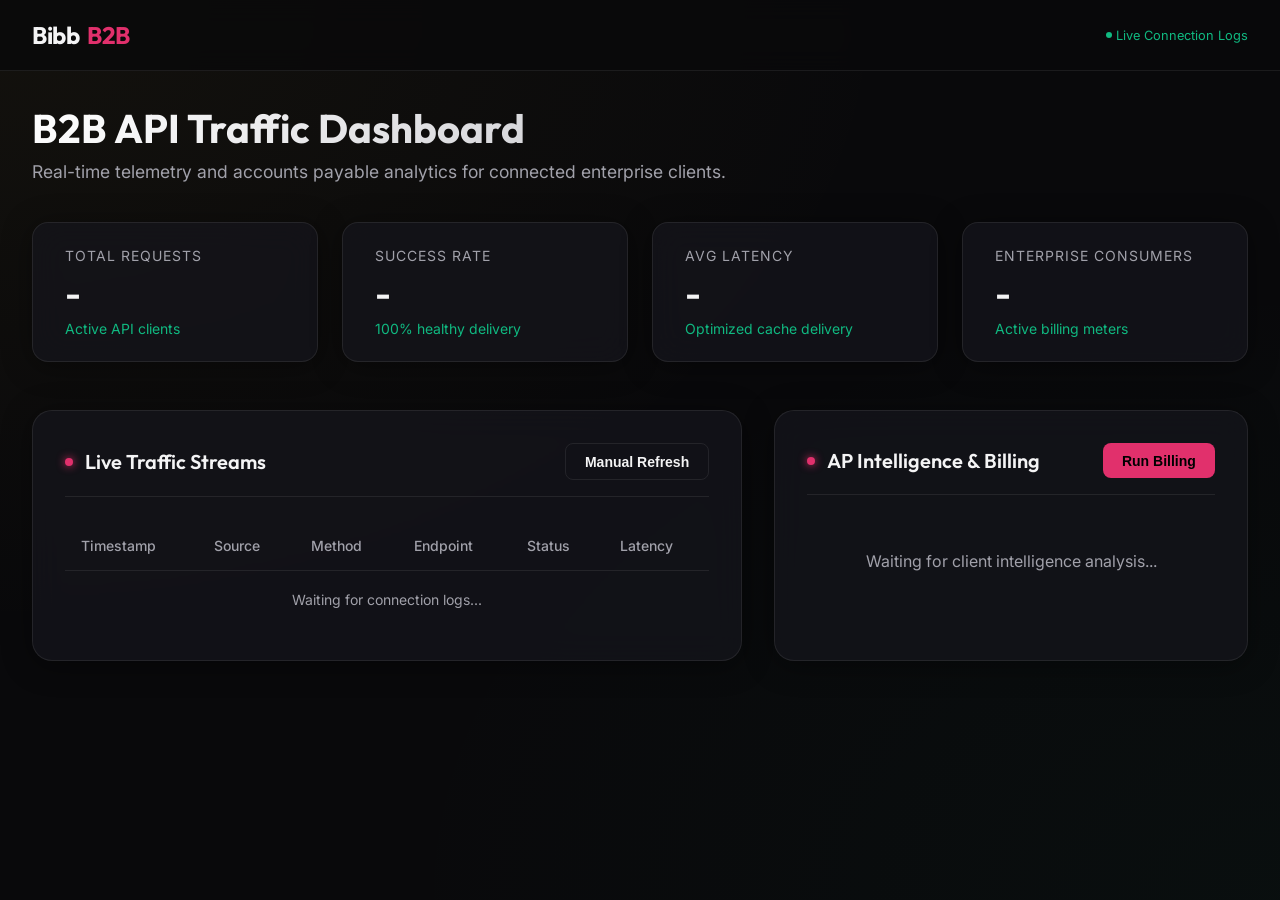
<file: b2b-dashboard.html>
<!DOCTYPE html>
<html lang="en">
<head>
  <meta charset="UTF-8">
  <meta name="viewport" content="width=device-width, initial-scale=1.0">
  <title>B2B API Partner Dashboard | Bibb</title>
  <link href="https://fonts.googleapis.com/css2?family=Inter:wght@300;400;500;600;700&family=Outfit:wght@400;500;600;700&display=swap" rel="stylesheet">
  <style>
    .container { max-width: 1120px; margin: 0 auto; padding: 0 24px; }
    :root {
      --bg-dark: #09090b;
      --card-bg: rgba(22, 22, 29, 0.7);
      --border-color: rgba(255, 255, 255, 0.08);
      --text-primary: #f4f4f5;
      --text-secondary: #a1a1aa;
      --accent: #E1306C;
      --accent-hover: #f06595;
      --glow-color: rgba(225, 48, 108, 0.15);
      --success-green: #10b981;
    }

    body {
      background-color: var(--bg-dark);
      background-image: 
        radial-gradient(at 0% 0%, rgba(212, 175, 55, 0.05) 0px, transparent 50%),
        radial-gradient(at 100% 100%, rgba(16, 185, 129, 0.03) 0px, transparent 50%);
      color: var(--text-primary);
      font-family: 'Inter', sans-serif;
      margin: 0;
      padding: 0;
      min-height: 100vh;
    }

    header {
      background: rgba(9, 9, 11, 0.8);
      backdrop-filter: blur(12px);
      border-bottom: 1px solid var(--border-color);
      position: sticky;
      top: 0;
      z-index: 100;
      padding: 1.25rem 2rem;
    }

    .nav-container {
      max-width: 1400px;
      margin: 0 auto;
      display: flex;
      justify-content: space-between;
      align-items: center;
    }

    .logo {
      font-family: 'Outfit', sans-serif;
      font-size: 1.5rem;
      font-weight: 700;
      letter-spacing: -0.5px;
      color: var(--text-primary);
      text-decoration: none;
      display: flex;
      align-items: center;
      gap: 0.5rem;
    }

    .logo span {
      color: var(--accent);
    }

    .dashboard-container {
      max-width: 1400px;
      margin: 2rem auto;
      padding: 0 2rem;
    }

    .hero-section {
      margin-bottom: 2.5rem;
    }

    .hero-section h1 {
      font-family: 'Outfit', sans-serif;
      font-size: 2.5rem;
      font-weight: 700;
      margin: 0 0 0.5rem 0;
      background: linear-gradient(135deg, #fff 0%, var(--text-secondary) 100%);
      -webkit-background-clip: text;
      -webkit-text-fill-color: transparent;
    }

    .hero-section p {
      color: var(--text-secondary);
      font-size: 1.1rem;
      margin: 0;
    }

    .stats-grid {
      display: grid;
      grid-template-columns: repeat(auto-fit, minmax(280px, 1fr));
      gap: 1.5rem;
      margin-bottom: 3rem;
    }

    .stat-card {
      background: var(--card-bg);
      backdrop-filter: blur(16px);
      border: 1px solid var(--border-color);
      border-radius: 16px;
      padding: 1.5rem 2rem;
      transition: all 0.3s ease;
      box-shadow: 0 4px 30px rgba(0, 0, 0, 0.4);
    }

    .stat-card:hover {
      transform: translateY(-4px);
      border-color: rgba(212, 175, 55, 0.3);
      box-shadow: 0 10px 30px var(--glow-color);
    }

    .stat-label {
      color: var(--text-secondary);
      font-size: 0.875rem;
      text-transform: uppercase;
      letter-spacing: 1px;
      margin-bottom: 0.5rem;
    }

    .stat-value {
      font-size: 2.25rem;
      font-weight: 700;
      color: var(--text-primary);
      margin-bottom: 0.25rem;
    }

    .stat-meta {
      font-size: 0.875rem;
      color: var(--success-green);
    }

    .main-grid {
      display: grid;
      grid-template-columns: 3fr 2fr;
      gap: 2rem;
    }

    @media (max-width: 1024px) {
      .main-grid {
        grid-template-columns: 1fr;
      }
    }

    .panel {
      background: var(--card-bg);
      backdrop-filter: blur(16px);
      border: 1px solid var(--border-color);
      border-radius: 20px;
      padding: 2rem;
      box-shadow: 0 4px 30px rgba(0, 0, 0, 0.4);
    }

    .panel-header {
      display: flex;
      justify-content: space-between;
      align-items: center;
      margin-bottom: 1.5rem;
      border-bottom: 1px solid var(--border-color);
      padding-bottom: 1rem;
    }

    .panel-title {
      font-family: 'Outfit', sans-serif;
      font-size: 1.25rem;
      font-weight: 600;
      margin: 0;
      display: flex;
      align-items: center;
      gap: 0.75rem;
    }

    .panel-title span {
      display: inline-block;
      width: 8px;
      height: 8px;
      border-radius: 50%;
      background: var(--accent);
      box-shadow: 0 0 8px var(--accent);
    }

    .table-container {
      overflow-x: auto;
    }

    table {
      width: 100%;
      border-collapse: collapse;
      text-align: left;
    }

    th {
      padding: 1rem;
      color: var(--text-secondary);
      font-weight: 500;
      font-size: 0.875rem;
      border-bottom: 1px solid var(--border-color);
    }

    td {
      padding: 1.25rem 1rem;
      border-bottom: 1px solid rgba(255, 255, 255, 0.04);
      font-size: 0.875rem;
    }

    tr:last-child td {
      border-bottom: none;
    }

    .badge {
      padding: 0.25rem 0.6rem;
      border-radius: 12px;
      font-size: 0.75rem;
      font-weight: 600;
      text-transform: uppercase;
      letter-spacing: 0.5px;
    }

    .badge-success {
      background: rgba(16, 185, 129, 0.1);
      color: var(--success-green);
      border: 1px solid rgba(16, 185, 129, 0.2);
    }

    .badge-warning {
      background: rgba(245, 158, 11, 0.1);
      color: #f59e0b;
      border: 1px solid rgba(245, 158, 11, 0.2);
    }

    .badge-error {
      background: rgba(239, 68, 68, 0.1);
      color: #ef4444;
      border: 1px solid rgba(239, 68, 68, 0.2);
    }

    .method {
      font-family: monospace;
      font-weight: 700;
      color: var(--accent);
    }

    .path {
      font-family: monospace;
      color: var(--text-primary);
    }

    /* Input control styles */
    .btn {
      background: var(--accent);
      color: #000;
      border: none;
      padding: 0.6rem 1.2rem;
      border-radius: 8px;
      font-weight: 600;
      font-size: 0.875rem;
      cursor: pointer;
      transition: all 0.2s ease;
    }

    .btn:hover {
      background: var(--accent-hover);
      box-shadow: 0 0 12px rgba(212, 175, 55, 0.4);
    }

    .btn-secondary {
      background: transparent;
      border: 1px solid var(--border-color);
      color: var(--text-primary);
    }

    .btn-secondary:hover {
      background: rgba(255, 255, 255, 0.05);
      border-color: rgba(255, 255, 255, 0.2);
      box-shadow: none;
    }

    /* Business Intelligence List styling */
    .biz-list {
      display: flex;
      flex-direction: column;
      gap: 1rem;
    }

    .biz-card {
      background: rgba(255, 255, 255, 0.02);
      border: 1px solid var(--border-color);
      border-radius: 12px;
      padding: 1.25rem;
      transition: border-color 0.2s ease;
    }

    .biz-card:hover {
      border-color: rgba(212, 175, 55, 0.2);
    }

    .biz-header {
      display: flex;
      justify-content: space-between;
      align-items: flex-start;
      margin-bottom: 0.75rem;
    }

    .biz-name {
      font-size: 1.1rem;
      font-weight: 600;
      color: var(--text-primary);
      margin: 0;
    }

    .biz-meta {
      font-size: 0.8rem;
      color: var(--text-secondary);
    }

    .biz-details {
      display: grid;
      grid-template-columns: 1fr;
      gap: 0.5rem;
      font-size: 0.875rem;
      color: var(--text-secondary);
      border-top: 1px dashed var(--border-color);
      padding-top: 0.75rem;
      margin-top: 0.5rem;
    }

    .detail-item {
      display: flex;
      justify-content: space-between;
    }

    .detail-item strong {
      color: var(--text-primary);
    }

    .detail-val {
      text-align: right;
    }

    .refresh-badge {
      display: inline-flex;
      align-items: center;
      gap: 0.25rem;
      color: var(--success-green);
      font-size: 0.8rem;
    }

    .refresh-badge::before {
      content: '';
      display: inline-block;
      width: 6px;
      height: 6px;
      border-radius: 50%;
      background: var(--success-green);
      animation: pulse 1.5s infinite;
    }

    @keyframes pulse {
      0% { transform: scale(1); opacity: 1; }
      50% { transform: scale(1.5); opacity: 0.4; }
      100% { transform: scale(1); opacity: 1; }
    }
  </style>
</head>
<body>
  <header>
    <div class="nav-container">
      <a href="index.html" class="logo">Bibb<span>B2B</span></a>
      <div class="refresh-badge">Live Connection Logs</div>
    </div>
  </header>

  <div class="dashboard-container">
    <div class="hero-section">
      <h1>B2B API Traffic Dashboard</h1>
      <p>Real-time telemetry and accounts payable analytics for connected enterprise clients.</p>
    </div>

    <div class="stats-grid">
      <div class="stat-card">
        <div class="stat-label">Total Requests</div>
        <div class="stat-value" id="stat-total">-</div>
        <div class="stat-meta">Active API clients</div>
      </div>
      <div class="stat-card">
        <div class="stat-label">Success Rate</div>
        <div class="stat-value" id="stat-success">-</div>
        <div class="stat-meta" id="stat-success-meta">100% healthy delivery</div>
      </div>
      <div class="stat-card">
        <div class="stat-label">Avg Latency</div>
        <div class="stat-value" id="stat-latency">-</div>
        <div class="stat-meta">Optimized cache delivery</div>
      </div>
      <div class="stat-card">
        <div class="stat-label">Enterprise Consumers</div>
        <div class="stat-value" id="stat-clients">-</div>
        <div class="stat-meta">Active billing meters</div>
      </div>
    </div>

    <div class="main-grid">
      <!-- Traffic Logs Panel -->
      <div class="panel">
        <div class="panel-header">
          <h2 class="panel-title"><span></span>Live Traffic Streams</h2>
          <button class="btn btn-secondary" onclick="fetchLogs()">Manual Refresh</button>
        </div>
        <div class="table-container">
          <table>
            <thead>
              <tr>
                <th>Timestamp</th>
                <th>Source</th>
                <th>Method</th>
                <th>Endpoint</th>
                <th>Status</th>
                <th>Latency</th>
              </tr>
            </thead>
            <tbody id="logs-tbody">
              <!-- Logs will be loaded here dynamic -->
              <tr>
                <td colspan="6" style="text-align: center; color: var(--text-secondary);">Waiting for connection logs...</td>
              </tr>
            </tbody>
          </table>
        </div>
      </div>

      <!-- Accounts Payable Intelligence Panel -->
      <div class="panel">
        <div class="panel-header">
          <h2 class="panel-title"><span></span>AP Intelligence & Billing</h2>
          <button class="btn" onclick="runBillingAgent()">Run Billing</button>
        </div>
        <div class="biz-list" id="biz-list">
          <!-- Business intelligence list will load here -->
          <div style="text-align: center; color: var(--text-secondary); padding: 2rem 0;">
            Waiting for client intelligence analysis...
          </div>
        </div>
      </div>
    </div>
  </div>

  <script>
    const API_BASE = 'http://localhost:8001/api/v1';

    async function fetchStats() {
      try {
        const res = await fetch(`${API_BASE}/traffic/stats`);
        if (res.ok) {
          const stats = await res.json();
          document.getElementById('stat-total').textContent = stats.total_requests.toLocaleString();
          document.getElementById('stat-success').textContent = `${stats.success_rate}%`;
          document.getElementById('stat-latency').textContent = `${stats.avg_latency_ms} ms`;
          document.getElementById('stat-clients').textContent = stats.recent_clients_count;

          const successMeta = document.getElementById('stat-success-meta');
          if (stats.success_rate < 95) {
            successMeta.textContent = 'Degraded system performance';
            successMeta.style.color = '#ef4444';
          } else {
            successMeta.textContent = '100% healthy delivery';
            successMeta.style.color = 'var(--success-green)';
          }
        }
      } catch (err) {
        console.error('Failed to fetch stats:', err);
      }
    }

    async function fetchLogs() {
      try {
        const res = await fetch(`${API_BASE}/traffic/logs?limit=20`);
        if (res.ok) {
          const logs = await res.json();
          const tbody = document.getElementById('logs-tbody');
          tbody.innerHTML = '';

          if (logs.length === 0) {
            tbody.innerHTML = `<tr><td colspan="6" style="text-align: center; color: var(--text-secondary);">No connection logs found. Run API queries to populate.</td></tr>`;
            return;
          }

          logs.forEach(log => {
            const date = new Date(log.timestamp).toLocaleTimeString();
            const statusClass = log.response_status < 300 ? 'badge-success' : (log.response_status < 400 ? 'badge-warning' : 'badge-error');
            const latencyStr = log.duration_ms ? `${log.duration_ms.toFixed(1)}ms` : '-';
            
            tbody.innerHTML += `
              <tr>
                <td style="color: var(--text-secondary);">${date}</td>
                <td><span class="badge" style="background: rgba(255,255,255,0.05); color: var(--text-primary);">${escapeHtml(log.source)}</span></td>
                <td><span class="method">${escapeHtml(log.method)}</span></td>
                <td><span class="path">${escapeHtml(log.path)}</span></td>
                <td><span class="badge ${statusClass}">${log.response_status}</span></td>
                <td style="color: var(--text-secondary);">${latencyStr}</td>
              </tr>
            `;
          });
        }
      } catch (err) {
        console.error('Failed to fetch logs:', err);
      }
    }

    async function fetchEnterpriseClients() {
      try {
        const res = await fetch(`${API_BASE}/enterprise/admin/customers`);
        if (res.ok) {
          const data = await res.json();
          const list = document.getElementById('biz-list');
          list.innerHTML = '';

          if (!data.customers || data.customers.length === 0) {
            list.innerHTML = `<div style="text-align: center; color: var(--text-secondary); padding: 2rem 0;">No enterprise business clients found.</div>`;
            return;
          }

          for (const biz of data.customers) {
            // Fetch usage metrics
            let usageStr = '0 API calls';
            try {
              const uRes = await fetch(`${API_BASE}/enterprise/usage`, {
                headers: { 'Authorization': 'Bearer ' + biz.user_id } // Mock context usage
              });
              if (uRes.ok) {
                const uData = await uRes.json();
                usageStr = `${uData.api_calls.toLocaleString()} API calls`;
              }
            } catch (e) {}

            // Generate AP prediction details
            const apInfo = generateApPrediction(biz.email, biz.full_name || 'Business Partner');

            list.innerHTML += `
              <div class="biz-card">
                <div class="biz-header">
                  <div>
                    <h3 class="biz-name">${escapeHtml(biz.company_name || biz.full_name || 'Enterprise client')}</h3>
                    <span class="biz-meta">${escapeHtml(biz.email)}</span>
                  </div>
                  <span class="badge badge-success">${usageStr}</span>
                </div>
                <div class="biz-details">
                  <div class="detail-item">
                    <strong>AP Department:</strong>
                    <span class="detail-val">${apInfo.dept}</span>
                  </div>
                  <div class="detail-item">
                    <strong>Billing Term:</strong>
                    <span class="detail-val">Metered Standard</span>
                  </div>
                  <div class="detail-item">
                    <strong>Contact Person:</strong>
                    <span class="detail-val">${apInfo.contact}</span>
                  </div>
                  <div class="detail-item">
                    <strong>Phone Number:</strong>
                    <span class="detail-val">${apInfo.phone}</span>
                  </div>
                  <div class="detail-item">
                    <strong>Mailing Address:</strong>
                    <span class="detail-val" style="max-width: 200px; overflow: hidden; text-overflow: ellipsis; white-space: nowrap;">${apInfo.address}</span>
                  </div>
                </div>
              </div>
            `;
          }
        }
      } catch (err) {
        console.error('Failed to fetch clients:', err);
      }
    }

    function generateApPrediction(email, name) {
      // AP Prediction algorithm based on domain heuristics
      const domain = email.split('@')[1] || 'corporate.com';
      const company = domain.split('.')[0];
      const capCompany = company.charAt(0).toUpperCase() + company.slice(1);
      
      // Predict accounts payable department location (typically in financial hubs)
      const hubs = [
        { city: 'New York, NY', zip: '10005', street: 'Pine St' },
        { city: 'San Francisco, CA', zip: '94104', street: 'Montgomery St' },
        { city: 'Chicago, IL', zip: '60603', street: 'LaSalle St' },
        { city: 'Dallas, TX', zip: '75201', street: 'Main St' },
        { city: 'Charlotte, NC', zip: '28202', street: 'Tryon St' }
      ];
      
      // Hash-like selection based on domain name
      const hash = company.split('').reduce((acc, char) => acc + char.charCodeAt(0), 0);
      const hub = hubs[hash % hubs.length];
      const streetNum = (hash % 900) + 100;
      
      const apAddress = `${streetNum} ${hub.street}, ${hub.city} ${hub.zip}`;
      const apDept = `${capCompany} Finance & AP Operations`;
      
      // Contacts
      const firstNames = ['Sarah', 'David', 'Michael', 'Jennifer', 'Robert', 'Jessica'];
      const lastNames = ['Miller', 'Davis', 'Rodriguez', 'Wilson', 'Anderson', 'Thomas'];
      const contactName = `${firstNames[hash % firstNames.length]} ${lastNames[hash % lastNames.length]}`;
      const emailLocal = `accounts.payable@${domain}`;
      
      // Phone format: +1 (212) 555-01XX
      const lastTwo = String(hash % 100).padStart(2, '0');
      const areaCode = hub.city.includes('NY') ? '212' : (hub.city.includes('CA') ? '415' : (hub.city.includes('IL') ? '312' : '214'));
      const phoneNum = `+1 (${areaCode}) 555-01${lastTwo}`;

      return {
        dept: apDept,
        address: apAddress,
        contact: contactName,
        email: emailLocal,
        phone: phoneNum
      };
    }

    async function runBillingAgent() {
      try {
        const res = await fetch(`${API_BASE}/dev/action`, {
          method: 'POST',
          headers: { 'Content-Type': 'application/json' },
          body: JSON.stringify({ action: 'execute_cmd', command: '.venv/bin/python scripts/metered_billing_run.py' })
        });
        if (res.ok) {
          alert('Billing job initiated successfully on Stripe. Invoices will populate in logs momentarily.');
          fetchLogs();
          fetchStats();
        }
      } catch (err) {
        alert('Failed to connect to dev host: ' + err.message);
      }
    }

    function escapeHtml(unsafe) {
      return (unsafe || '')
        .replace(/&/g, "&amp;")
        .replace(/</g, "&lt;")
        .replace(/>/g, "&gt;")
        .replace(/"/g, "&quot;")
        .replace(/'/g, "&#039;");
    }

    // Initialize Page
    fetchStats();
    fetchLogs();
    fetchEnterpriseClients();

    // Auto-update logs every 4 seconds
    setInterval(() => {
      fetchLogs();
      fetchStats();
    }, 4000);
  </script>
</body>
</html>
</file>
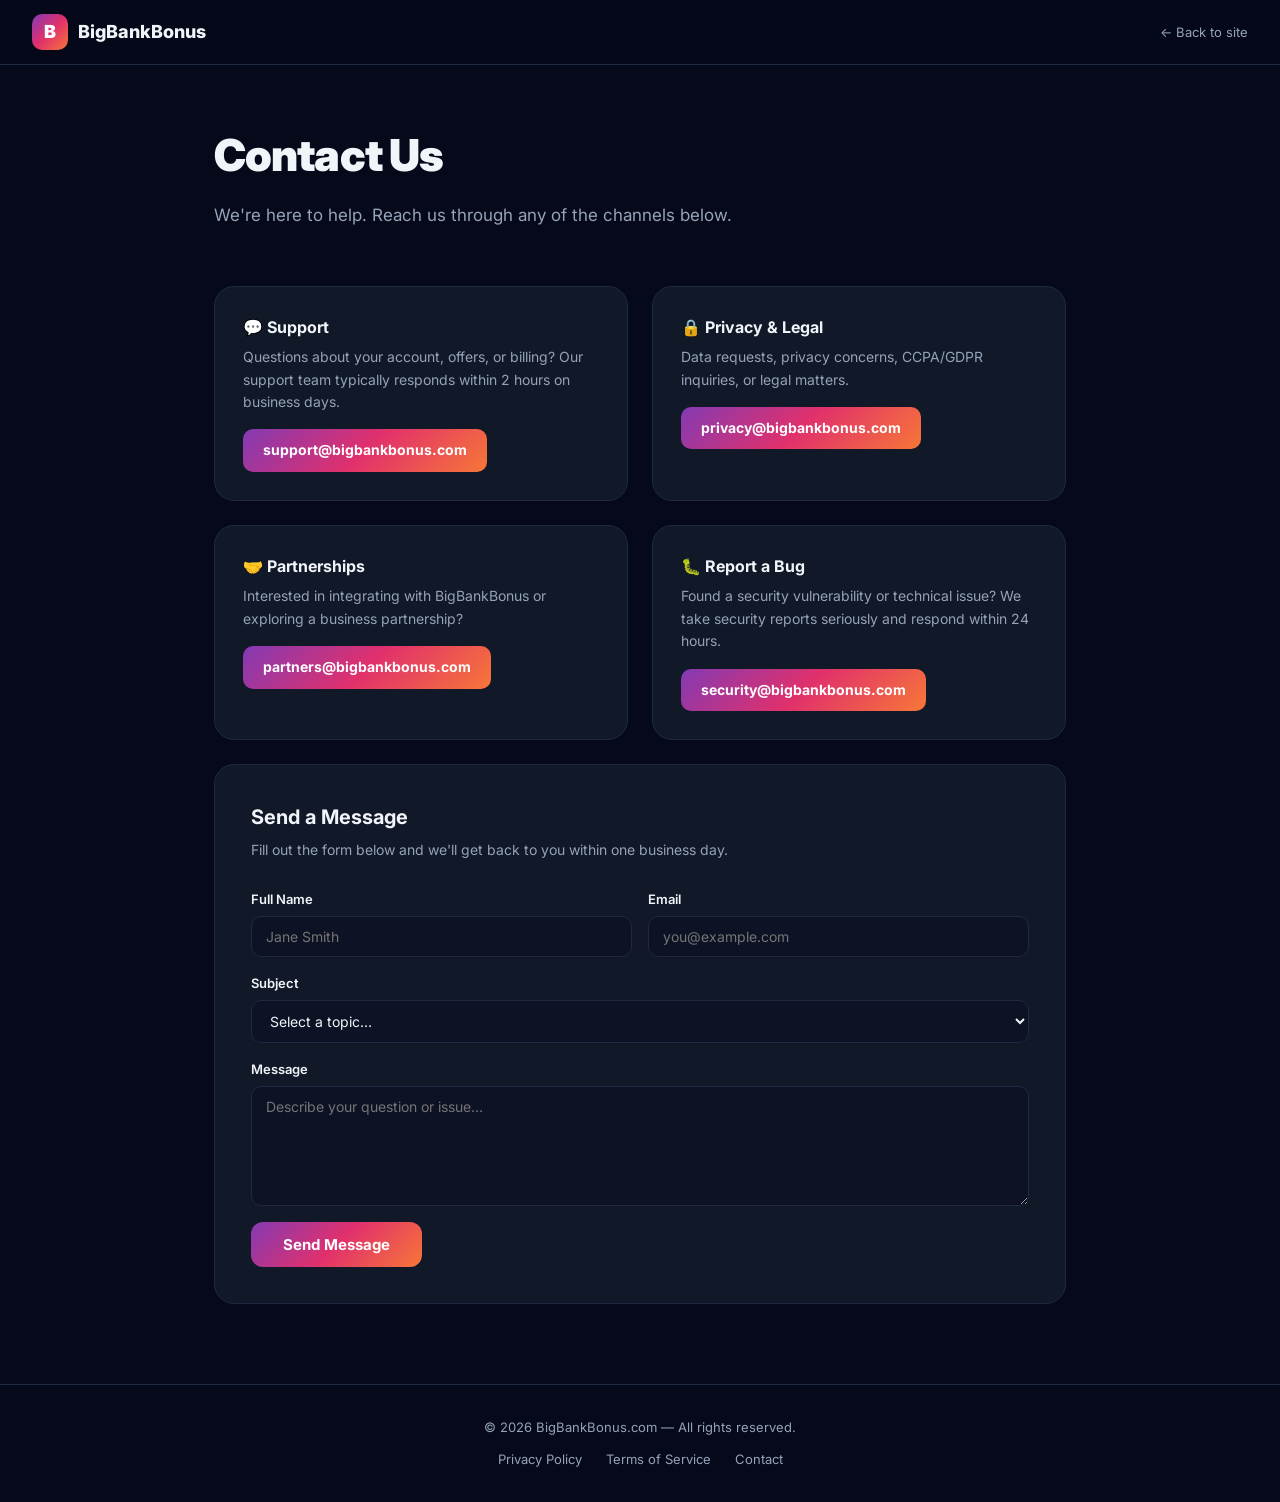
<file: contact.html>
<!DOCTYPE html>
<html lang="en">
<head>
  <meta charset="UTF-8" />
  <meta name="viewport" content="width=device-width, initial-scale=1.0" />
  <title>Contact — BigBankBonus</title>
  <link rel="preconnect" href="https://fonts.googleapis.com" />
  <link rel="preconnect" href="https://fonts.gstatic.com" crossorigin />
  <link href="https://fonts.googleapis.com/css2?family=Inter:wght@400;500;600;700;800;900&display=swap" rel="stylesheet" />
  <style>
    *, *::before, *::after { box-sizing: border-box; margin: 0; padding: 0; }
    :root {
      --grad: linear-gradient(135deg, #833AB4, #E1306C, #F77737);
      --dark: #06091a; --dark2: #0d1225; --card: #111827;
      --border: #1f2a40; --text: #f1f5f9; --muted: #94a3b8;
    }
    html { scroll-behavior: smooth; }
    body { font-family: 'Inter', system-ui, sans-serif; background: var(--dark); color: var(--text); line-height: 1.6; }
    nav {
      position: fixed; top: 0; left: 0; right: 0; z-index: 100;
      padding: 14px 32px; background: rgba(6,9,26,.88); backdrop-filter: blur(14px);
      border-bottom: 1px solid var(--border); display: flex; align-items: center; justify-content: space-between;
    }
    .nav-logo { display: flex; align-items: center; gap: 10px; text-decoration: none; }
    .logo-mark { width: 36px; height: 36px; border-radius: 10px; background: var(--grad); display: flex; align-items: center; justify-content: center; font-weight: 900; font-size: 18px; color: #fff; }
    .nav-logo span { font-weight: 800; font-size: 18px; color: var(--text); }
    .nav-back { font-size: 13px; color: var(--muted); text-decoration: none; transition: color .2s; }
    .nav-back:hover { color: var(--text); }

    .page { max-width: 900px; margin: 0 auto; padding: 120px 24px 80px; }
    h1 { font-size: clamp(28px, 4vw, 44px); font-weight: 900; letter-spacing: -.02em; margin-bottom: 12px; }
    .page-sub { font-size: 17px; color: var(--muted); margin-bottom: 56px; }

    .contact-grid { display: grid; grid-template-columns: 1fr 1fr; gap: 24px; }
    @media(max-width: 640px) { .contact-grid { grid-template-columns: 1fr; } }

    .contact-card {
      background: var(--card); border: 1px solid var(--border);
      border-radius: 20px; padding: 28px;
    }
    .contact-card h2 { font-size: 16px; font-weight: 700; margin-bottom: 6px; }
    .contact-card p { font-size: 14px; color: var(--muted); margin-bottom: 16px; line-height: 1.6; }
    .contact-card a {
      display: inline-flex; align-items: center; gap: 8px;
      background: var(--grad); color: #fff; text-decoration: none;
      padding: 10px 20px; border-radius: 10px; font-size: 14px; font-weight: 700;
      transition: opacity .2s;
    }
    .contact-card a:hover { opacity: .85; }

    .form-card {
      background: var(--card); border: 1px solid var(--border);
      border-radius: 20px; padding: 36px; margin-top: 24px;
    }
    .form-card h2 { font-size: 20px; font-weight: 700; margin-bottom: 6px; }
    .form-card p { font-size: 14px; color: var(--muted); margin-bottom: 28px; }
    .form-row { display: grid; grid-template-columns: 1fr 1fr; gap: 16px; }
    @media(max-width: 540px) { .form-row { grid-template-columns: 1fr; } }
    .field { display: flex; flex-direction: column; gap: 6px; margin-bottom: 16px; }
    .field label { font-size: 13px; font-weight: 600; }
    .field input, .field select, .field textarea {
      background: var(--dark2); border: 1px solid var(--border); border-radius: 10px;
      padding: 11px 14px; font-size: 14px; font-family: inherit; color: var(--text);
      outline: none; transition: border-color .2s;
    }
    .field input:focus, .field select:focus, .field textarea:focus { border-color: rgba(225,48,108,.5); }
    .field textarea { resize: vertical; min-height: 120px; }
    .field select option { background: var(--card); }
    .submit-btn {
      background: var(--grad); color: #fff; border: none; border-radius: 12px;
      padding: 13px 32px; font-size: 15px; font-weight: 700;
      cursor: pointer; font-family: inherit; transition: opacity .2s, transform .15s;
    }
    .submit-btn:hover { opacity: .88; transform: translateY(-1px); }
    .submit-btn:disabled { opacity: .5; cursor: not-allowed; transform: none; }
    .success-msg {
      display: none; background: rgba(74,222,128,.08); border: 1px solid rgba(74,222,128,.25);
      border-radius: 12px; padding: 16px 20px; font-size: 14px; color: #86efac; margin-top: 16px;
    }
    .success-msg.show { display: block; }

    footer { border-top: 1px solid var(--border); padding: 32px 24px; text-align: center; color: var(--muted); font-size: 13px; }
    .footer-links { display: flex; gap: 24px; justify-content: center; margin-top: 12px; list-style: none; }
    .footer-links a { color: var(--muted); text-decoration: none; }
    .footer-links a:hover { color: var(--text); }
  </style>
</head>
<body>
<nav>
  <a class="nav-logo" href="index.html">
    <div class="logo-mark">B</div>
    <span>BigBankBonus</span>
  </a>
  <a class="nav-back" href="index.html">← Back to site</a>
</nav>

<div class="page">
  <h1>Contact Us</h1>
  <p class="page-sub">We're here to help. Reach us through any of the channels below.</p>

  <div class="contact-grid">
    <div class="contact-card">
      <h2>💬 Support</h2>
      <p>Questions about your account, offers, or billing? Our support team typically responds within 2 hours on business days.</p>
      <a href="mailto:support@bigbankbonus.com">support@bigbankbonus.com</a>
    </div>
    <div class="contact-card">
      <h2>🔒 Privacy &amp; Legal</h2>
      <p>Data requests, privacy concerns, CCPA/GDPR inquiries, or legal matters.</p>
      <a href="mailto:privacy@bigbankbonus.com">privacy@bigbankbonus.com</a>
    </div>
    <div class="contact-card">
      <h2>🤝 Partnerships</h2>
      <p>Interested in integrating with BigBankBonus or exploring a business partnership?</p>
      <a href="mailto:partners@bigbankbonus.com">partners@bigbankbonus.com</a>
    </div>
    <div class="contact-card">
      <h2>🐛 Report a Bug</h2>
      <p>Found a security vulnerability or technical issue? We take security reports seriously and respond within 24 hours.</p>
      <a href="mailto:security@bigbankbonus.com">security@bigbankbonus.com</a>
    </div>
  </div>

  <div class="form-card">
    <h2>Send a Message</h2>
    <p>Fill out the form below and we'll get back to you within one business day.</p>
    <form onsubmit="submitContact(event)">
      <div class="form-row">
        <div class="field">
          <label for="c-name">Full Name</label>
          <input type="text" id="c-name" placeholder="Jane Smith" required />
        </div>
        <div class="field">
          <label for="c-email">Email</label>
          <input type="email" id="c-email" placeholder="you@example.com" required />
        </div>
      </div>
      <div class="field">
        <label for="c-subject">Subject</label>
        <select id="c-subject" required>
          <option value="" disabled selected>Select a topic…</option>
          <option>Account &amp; Billing</option>
          <option>Bank Offer Question</option>
          <option>Autopay Scheduler</option>
          <option>Technical Issue</option>
          <option>Privacy / Data Request</option>
          <option>Partnership Inquiry</option>
          <option>Other</option>
        </select>
      </div>
      <div class="field">
        <label for="c-message">Message</label>
        <textarea id="c-message" placeholder="Describe your question or issue…" required></textarea>
      </div>
      <button type="submit" class="submit-btn" id="c-submit">Send Message</button>
      <div class="success-msg" id="c-success">
        <div style="font-weight: 700; margin-bottom: 8px;">✓ Message received!</div>
        <p style="margin-bottom: 12px;">Our support team will follow up by email. Below is an instant reply from our AI Support Agent:</p>
        <div style="padding: 16px; background: rgba(255,255,255,0.04); border: 1px solid var(--border); border-radius: 12px; font-size: 13.5px; color: var(--muted); line-height: 1.6; white-space: pre-wrap;" id="c-reply-text"></div>
      </div>
    </form>
  </div>
</div>

<footer>
  <p>© 2026 BigBankBonus.com — All rights reserved.</p>
  <ul class="footer-links">
    <li><a href="privacy.html">Privacy Policy</a></li>
    <li><a href="terms.html">Terms of Service</a></li>
    <li><a href="contact.html">Contact</a></li>
  </ul>
</footer>

<script>
  const _isLocal = ['localhost', '127.0.0.1'].includes(window.location.hostname);
  const BBB_API = (window.BBB_API_BASE || (_isLocal ? 'http://localhost:8000' : 'https://api-production-dac3.up.railway.app')).replace(/\/$/, '');

  function _getCsrfToken() {
    const match = document.cookie.split('; ').find(row => row.startsWith('csrf_token='));
    return match ? decodeURIComponent(match.split('=')[1]) : '';
  }

  async function submitContact(e) {
    e.preventDefault();
    const btn = document.getElementById('c-submit');
    btn.disabled = true;
    btn.textContent = 'Sending…';

    try {
      // Ensure CSRF token cookie is set by making a GET request first
      await fetch(`${BBB_API}/docs`, { credentials: 'include' }).catch(() => {});

      let csrfToken = _getCsrfToken();

      const res = await fetch(`${BBB_API}/api/v1/agents/support/contact`, {
        method: 'POST',
        credentials: 'include',
        headers: {
          'Content-Type': 'application/json',
          ...(csrfToken && { 'X-CSRF-Token': csrfToken }),
        },
        body: JSON.stringify({
          name: document.getElementById('c-name').value,
          email: document.getElementById('c-email').value,
          subject: document.getElementById('c-subject').value,
          message: document.getElementById('c-message').value,
        }),
      });

      if (res.ok) {
        const data = await res.json();
        const replyText = data.reply || "Thank you for reaching out. We have received your message and will review it shortly.";
        document.getElementById('c-reply-text').textContent = replyText;
        document.getElementById('c-success').classList.add('show');
        btn.textContent = 'Sent ✓';
        document.querySelector('form').reset();
      } else {
        const err = await res.json().catch(() => ({}));
        btn.textContent = 'Send Message';
        btn.disabled = false;
        alert(err.detail || 'Failed to send message. Please try again.');
      }
    } catch (_) {
      btn.textContent = 'Send Message';
      btn.disabled = false;
      alert('Failed to send message. Please try again.');
    }
  }
</script>
</body>
</html>
</file>
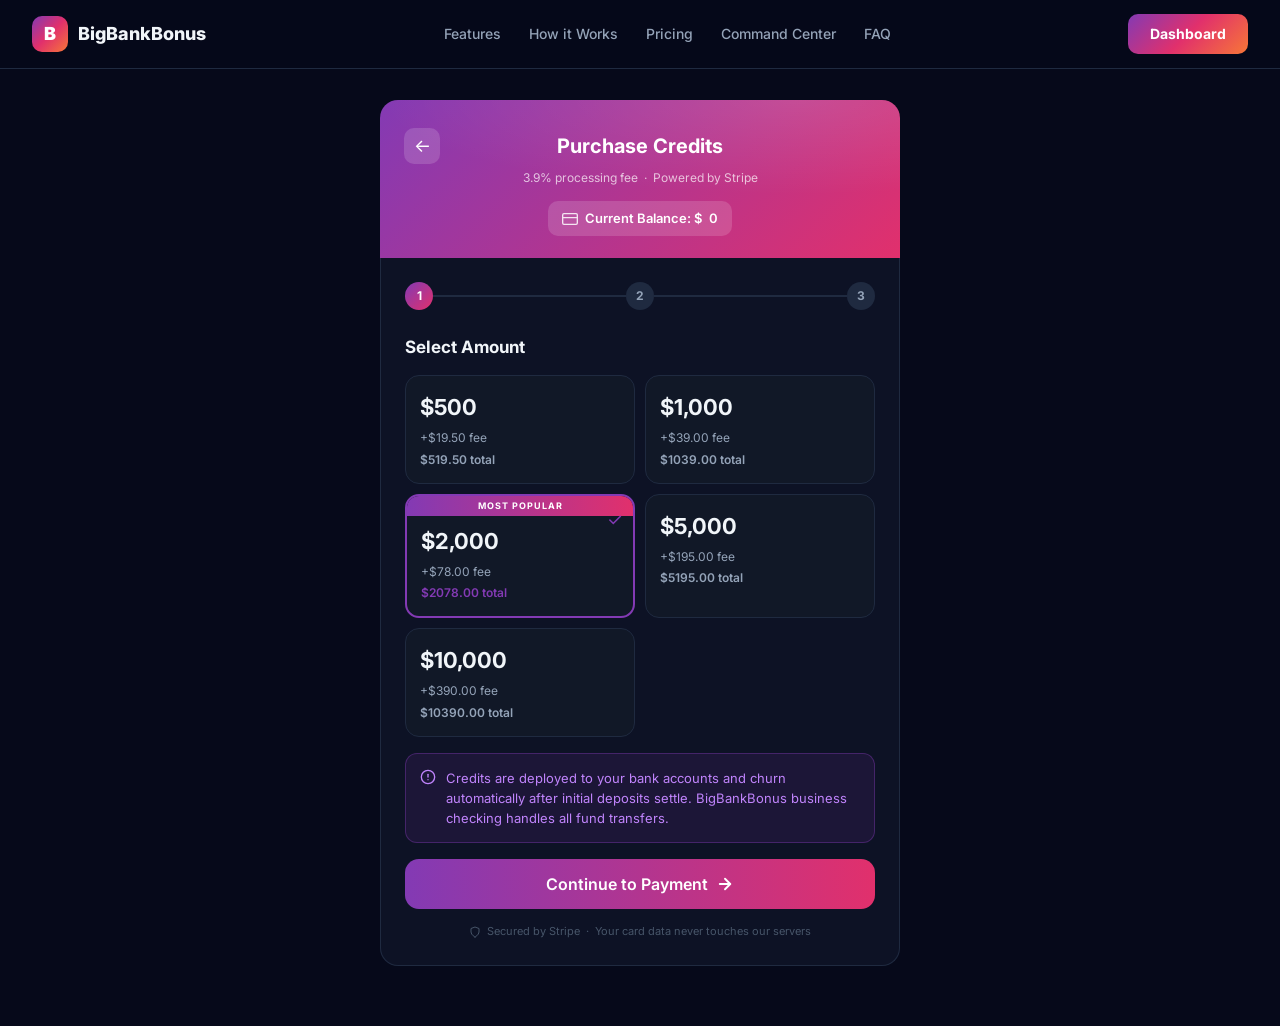
<file: credits.html>
<!DOCTYPE html>
<html lang="en">
<head>
  <meta charset="UTF-8" />
  <meta name="viewport" content="width=device-width, initial-scale=1.0" />
  <title>Purchase Credits — BigBankBonus</title>
  <link rel="preconnect" href="https://fonts.googleapis.com" />
  <link rel="preconnect" href="https://fonts.gstatic.com" crossorigin />
  <link href="https://fonts.googleapis.com/css2?family=Inter:wght@400;500;600;700;800;900&display=swap" rel="stylesheet" />
  <style>
    *, *::before, *::after { box-sizing: border-box; margin: 0; padding: 0; }

    :root {
      --purple: #833AB4;
      --pink:   #E1306C;
      --orange: #F77737;
      --grad: linear-gradient(135deg, #833AB4, #E1306C, #F77737);
      --dark:  #06091a;
      --dark2: #0d1225;
      --card:  #111827;
      --border:#1f2a40;
      --text:  #f1f5f9;
      --muted: #94a3b8;
    }

    html { scroll-behavior: smooth; }
    body {
      font-family: 'Inter', system-ui, sans-serif;
      background: var(--dark);
      color: var(--text);
      line-height: 1.6;
      min-height: 100vh;
    }

    .grad-btn {
      background: var(--grad);
      color: #fff;
      border: none;
      cursor: pointer;
      font-weight: 700;
      font-family: inherit;
      transition: opacity .2s, transform .2s;
    }
    .grad-btn:hover { opacity: .88; transform: translateY(-2px); }

    /* ── Nav ── */
    nav {
      position: fixed; top: 0; left: 0; right: 0; z-index: 100;
      padding: 14px 32px;
      background: rgba(6,9,26,.88);
      backdrop-filter: blur(14px);
      border-bottom: 1px solid var(--border);
      display: flex; align-items: center; justify-content: space-between;
    }
    .nav-logo { display: flex; align-items: center; gap: 10px; text-decoration: none; }
    .nav-logo .logo-mark {
      width: 36px; height: 36px; border-radius: 10px;
      background: var(--grad);
      display: flex; align-items: center; justify-content: center;
      font-weight: 900; font-size: 18px; color: #fff;
    }
    .nav-logo span { font-weight: 800; font-size: 18px; color: var(--text); }
    .nav-links { display: flex; align-items: center; gap: 28px; list-style: none; }
    .nav-links a { color: var(--muted); text-decoration: none; font-size: 14px; font-weight: 500; transition: color .2s; }
    .nav-links a:hover { color: var(--text); }
    .nav-cta { padding: 9px 22px; border-radius: 10px; font-size: 14px; }
    @media(max-width:680px) { .nav-links { display: none; } }

    /* ── Page shell ── */
    .page {
      min-height: 100vh;
      padding: 100px 16px 60px;
      display: flex;
      align-items: flex-start;
      justify-content: center;
    }

    .card-wrap {
      width: 100%;
      max-width: 520px;
    }

    /* ── Header band ── */
    .pay-header {
      border-radius: 18px 18px 0 0;
      background: linear-gradient(135deg, #833AB4, #E1306C);
      padding: 28px 24px 22px;
      position: relative;
      overflow: hidden;
    }
    .pay-header::before {
      content: '';
      position: absolute; inset: 0;
      background: radial-gradient(ellipse 80% 60% at 80% 0%, rgba(255,255,255,.12), transparent);
      pointer-events: none;
    }
    .pay-header-row {
      display: flex; align-items: center; justify-content: space-between;
      margin-bottom: 4px;
    }
    .pay-header h1 {
      font-size: 20px; font-weight: 700; color: #fff;
    }
    .back-btn {
      width: 36px; height: 36px;
      background: rgba(255,255,255,.15);
      border: none; border-radius: 10px;
      display: flex; align-items: center; justify-content: center;
      cursor: pointer; color: #fff; font-size: 18px;
      transition: background .2s;
      text-decoration: none;
    }
    .back-btn:hover { background: rgba(255,255,255,.25); }
    .pay-header-sub {
      font-size: 12px; color: rgba(255,255,255,.7);
      text-align: center; margin-bottom: 14px;
    }
    .balance-pill {
      display: flex; align-items: center; gap: 7px;
      background: rgba(255,255,255,.15);
      padding: 7px 14px; border-radius: 10px;
      font-size: 13px; font-weight: 600; color: #fff;
      width: fit-content; margin: 0 auto;
    }
    .balance-pill svg { opacity: .85; }

    /* ── Body card ── */
    .pay-body {
      background: var(--dark2);
      border-radius: 0 0 18px 18px;
      border: 1px solid var(--border);
      border-top: none;
      padding: 24px;
    }

    /* ── Step indicator ── */
    .steps {
      display: flex; align-items: center; gap: 0;
      margin-bottom: 24px;
    }
    .step-dot {
      width: 28px; height: 28px; border-radius: 50%;
      display: flex; align-items: center; justify-content: center;
      font-size: 12px; font-weight: 700;
      background: var(--border); color: var(--muted);
      transition: all .3s; flex-shrink: 0;
    }
    .step-dot.active {
      background: linear-gradient(135deg, #833AB4, #E1306C);
      color: #fff;
    }
    .step-dot.done {
      background: #00C853; color: #fff;
    }
    .step-line {
      flex: 1; height: 2px; background: var(--border); transition: background .3s;
    }
    .step-line.done { background: #00C853; }

    /* ── Section title ── */
    .step-title {
      font-size: 17px; font-weight: 700; margin-bottom: 14px;
    }

    /* ── Package grid ── */
    .packages {
      display: grid;
      grid-template-columns: 1fr 1fr;
      gap: 10px;
      margin-bottom: 16px;
    }
    .pkg-card {
      border: 1.5px solid var(--border);
      border-radius: 14px;
      padding: 14px;
      cursor: pointer;
      position: relative;
      overflow: hidden;
      background: var(--card);
      transition: border-color .2s, transform .15s;
    }
    .pkg-card:hover { transform: translateY(-1px); }
    .pkg-card.selected {
      border-color: var(--purple);
      border-width: 2px;
    }
    .popular-badge {
      position: absolute; top: 0; left: 0; right: 0;
      background: linear-gradient(90deg, #833AB4, #E1306C);
      text-align: center;
      font-size: 9px; font-weight: 700; letter-spacing: 1px;
      color: #fff; padding: 3px 0;
    }
    .pkg-amount {
      font-size: 22px; font-weight: 700;
      margin-top: 14px;
    }
    .pkg-card:not(:has(.popular-badge)) .pkg-amount { margin-top: 0; }
    .pkg-fee { font-size: 12px; color: var(--muted); margin-top: 3px; }
    .pkg-total { font-size: 12px; font-weight: 600; color: var(--muted); margin-top: 2px; transition: color .2s; }
    .pkg-card.selected .pkg-total { color: var(--purple); }
    .pkg-check {
      position: absolute; top: 10px; right: 10px;
      color: var(--purple); font-size: 18px; opacity: 0;
      transition: opacity .2s;
    }
    .pkg-card.selected .pkg-check { opacity: 1; }

    /* ── Info box ── */
    .info-box {
      display: flex; align-items: flex-start; gap: 10px;
      background: rgba(131,58,180,.13);
      border: 1px solid rgba(131,58,180,.4);
      border-radius: 12px;
      padding: 14px;
      margin-bottom: 16px;
      font-size: 13px; color: #c084fc; line-height: 1.55;
    }
    .info-box svg { flex-shrink: 0; margin-top: 1px; }

    /* ── Error box ── */
    .error-box {
      display: none;
      align-items: flex-start; gap: 10px;
      background: rgba(239,68,68,.12);
      border: 1px solid rgba(239,68,68,.4);
      border-radius: 12px;
      padding: 14px;
      margin-bottom: 16px;
      font-size: 13px; color: #fca5a5; line-height: 1.55;
    }
    .error-box.visible { display: flex; }

    /* ── Buttons ── */
    .next-btn {
      width: 100%;
      padding: 15px;
      border-radius: 14px;
      border: none;
      background: linear-gradient(90deg, #833AB4, #E1306C);
      color: #fff;
      font-size: 16px; font-weight: 600; font-family: inherit;
      cursor: pointer;
      display: flex; align-items: center; justify-content: center; gap: 8px;
      transition: opacity .2s, transform .15s;
    }
    .next-btn:hover { opacity: .88; transform: translateY(-1px); }
    .next-btn:disabled { opacity: .55; cursor: not-allowed; transform: none; }

    /* ── Redirect screen ── */
    .redirect-wrap {
      text-align: center;
      padding: 32px 0;
    }
    .redirect-icon {
      width: 72px; height: 72px; border-radius: 50%;
      background: linear-gradient(135deg, #833AB4, #E1306C);
      display: flex; align-items: center; justify-content: center;
      margin: 0 auto 20px;
      font-size: 32px;
    }
    .redirect-title { font-size: 20px; font-weight: 700; margin-bottom: 8px; }
    .redirect-sub { font-size: 14px; color: var(--muted); line-height: 1.5; margin-bottom: 24px; }

    /* ── Success screen ── */
    .success-wrap {
      text-align: center;
      padding: 12px 0;
    }
    .success-icon {
      width: 80px; height: 80px; border-radius: 50%;
      background: linear-gradient(135deg, #00C853, #00897B);
      display: flex; align-items: center; justify-content: center;
      margin: 0 auto 20px;
      font-size: 36px;
    }
    .success-title { font-size: 26px; font-weight: 700; margin-bottom: 8px; }
    .success-sub { font-size: 15px; color: var(--muted); line-height: 1.5; margin-bottom: 20px; }
    .success-card {
      background: var(--card);
      border: 1px solid var(--border);
      border-radius: 16px;
      padding: 16px;
      text-align: left;
      margin-bottom: 20px;
    }
    .success-row {
      display: flex; justify-content: space-between; align-items: center;
      padding: 5px 0;
    }
    .success-label { font-size: 14px; color: var(--muted); }
    .success-value { font-size: 15px; font-weight: 600; }
    .success-divider { height: 1px; background: var(--border); margin: 8px 0; }
    .done-btn {
      width: 100%;
      padding: 15px;
      border-radius: 14px;
      border: none;
      background: linear-gradient(90deg, #833AB4, #E1306C);
      color: #fff;
      font-size: 16px; font-weight: 600; font-family: inherit;
      cursor: pointer; transition: opacity .2s, transform .15s;
      text-decoration: none;
      display: block; text-align: center;
    }
    .done-btn:hover { opacity: .88; transform: translateY(-1px); }

    /* ── Stripe note ── */
    .stripe-note {
      display: flex; align-items: center; justify-content: center; gap: 6px;
      margin-top: 12px;
      font-size: 11px; color: #475569;
    }

    /* ── Spinner ── */
    @keyframes spin { to { transform: rotate(360deg); } }
    .spinner {
      width: 18px; height: 18px;
      border: 2px solid rgba(255,255,255,.3);
      border-top-color: #fff;
      border-radius: 50%;
      animation: spin .7s linear infinite;
    }

    /* ── Step visibility ── */
    .step-panel { display: none; }
    .step-panel.active { display: block; }
  </style>
</head>
<body>

<nav>
  <a class="nav-logo" href="index.html">
    <div class="logo-mark">B</div>
    <span>BigBankBonus</span>
  </a>
  <ul class="nav-links">
    <li><a href="index.html#features">Features</a></li>
    <li><a href="index.html#how">How it Works</a></li>
    <li><a href="index.html#pricing">Pricing</a></li>
    <li><a href="command-center.html">Command Center</a></li>
    <li><a href="index.html#faq">FAQ</a></li>
  </ul>
  <a href="command-center.html" class="grad-btn nav-cta" style="padding:9px 22px;border-radius:10px;font-size:14px;text-decoration:none;">Dashboard</a>
</nav>

<div class="page">
  <div class="card-wrap">

    <!-- Header -->
    <div class="pay-header" id="pay-header">
      <div class="pay-header-row">
        <a class="back-btn" href="command-center.html" title="Back">&#8592;</a>
        <h1>Purchase Credits</h1>
        <div style="width:36px"></div>
      </div>
      <div class="pay-header-sub">3.9% processing fee &nbsp;·&nbsp; Powered by Stripe</div>
      <div class="balance-pill">
        <svg width="16" height="16" viewBox="0 0 24 24" fill="none" stroke="currentColor" stroke-width="2" stroke-linecap="round" stroke-linejoin="round"><rect x="1" y="4" width="22" height="16" rx="2"/><line x1="1" y1="10" x2="23" y2="10"/></svg>
        Current Balance: $<span id="balance-display">0</span>
      </div>
    </div>

    <!-- Body -->
    <div class="pay-body">

      <!-- Step indicator -->
      <div class="steps" id="step-indicator">
        <div class="step-dot active" id="dot-1">1</div>
        <div class="step-line" id="line-1"></div>
        <div class="step-dot" id="dot-2">2</div>
        <div class="step-line" id="line-2"></div>
        <div class="step-dot" id="dot-3">3</div>
      </div>

      <!-- Step 1: Select amount -->
      <div class="step-panel active" id="step-select">
        <div class="step-title">Select Amount</div>

        <div class="packages" id="packages"></div>

        <div class="error-box" id="err-select">
          <svg width="16" height="16" viewBox="0 0 24 24" fill="none" stroke="currentColor" stroke-width="2" stroke-linecap="round" stroke-linejoin="round"><circle cx="12" cy="12" r="10"/><line x1="12" y1="8" x2="12" y2="12"/><line x1="12" y1="16" x2="12.01" y2="16"/></svg>
          <span id="err-select-msg">Something went wrong. Please try again.</span>
        </div>

        <div class="info-box">
          <svg width="16" height="16" viewBox="0 0 24 24" fill="none" stroke="currentColor" stroke-width="2" stroke-linecap="round" stroke-linejoin="round"><circle cx="12" cy="12" r="10"/><line x1="12" y1="8" x2="12" y2="12"/><line x1="12" y1="16" x2="12.01" y2="16"/></svg>
          Credits are deployed to your bank accounts and churn automatically after initial deposits settle. BigBankBonus business checking handles all fund transfers.
        </div>

        <button class="next-btn" id="checkout-btn" onclick="startCheckout()">
          Continue to Payment
          <svg width="18" height="18" viewBox="0 0 24 24" fill="none" stroke="currentColor" stroke-width="2.5" stroke-linecap="round" stroke-linejoin="round"><line x1="5" y1="12" x2="19" y2="12"/><polyline points="12 5 19 12 12 19"/></svg>
        </button>

        <div class="stripe-note" style="margin-top:14px;">
          <svg width="12" height="12" viewBox="0 0 24 24" fill="none" stroke="currentColor" stroke-width="2" stroke-linecap="round" stroke-linejoin="round"><path d="M12 22s8-4 8-10V5l-8-3-8 3v7c0 6 8 10 8 10z"/></svg>
          Secured by Stripe &nbsp;·&nbsp; Your card data never touches our servers
        </div>
      </div>

      <!-- Step 2: Redirecting to Stripe -->
      <div class="step-panel" id="step-redirect">
        <div class="redirect-wrap">
          <div class="redirect-icon">🔒</div>
          <div class="redirect-title">Redirecting to Stripe…</div>
          <div class="redirect-sub">You're being sent to Stripe's secure checkout.<br>Your card data never touches our servers.</div>
          <div style="display:flex;justify-content:center;">
            <div class="spinner" style="width:28px;height:28px;border-width:3px;"></div>
          </div>
        </div>
      </div>

      <!-- Step 3: Success -->
      <div class="step-panel" id="step-success">
        <div class="success-wrap">
          <div class="success-icon">✓</div>
          <div class="success-title">Payment Successful!</div>
          <div class="success-sub" id="success-sub">Credits added to your account.</div>
          <div class="success-card">
            <div class="success-row">
              <span class="success-label">Credits Added</span>
              <span class="success-value" style="color:#00C853" id="suc-credits">—</span>
            </div>
            <div class="success-row">
              <span class="success-label">Processing Fee (3.9%)</span>
              <span class="success-value" id="suc-fee">—</span>
            </div>
            <div class="success-divider"></div>
            <div class="success-row">
              <span class="success-label" style="font-weight:700;color:var(--text)">Total Charged</span>
              <span class="success-value" id="suc-total">—</span>
            </div>
          </div>
          <a class="done-btn" href="command-center.html">View Dashboard</a>
        </div>
      </div>

    </div><!-- /pay-body -->
  </div><!-- /card-wrap -->
</div><!-- /page -->

<script>
  const _isLocal = location.hostname === 'localhost' || location.hostname === '127.0.0.1';
  const BBB_API = (window.BBB_API_BASE || (_isLocal ? 'http://localhost:8000' : 'https://api-production-dac3.up.railway.app')).replace(/\/$/, '');

  function _apiFetch(url, opts = {}) {
    return fetch(url, { credentials: 'include', ...opts });
  }

  function _csrfHeaders(extra = {}) {
    const csrf = document.cookie.split(';').map(c => c.trim())
      .find(c => c.startsWith('csrf_token='));
    const token = csrf ? csrf.split('=')[1] : '';
    return { 'Content-Type': 'application/json', 'X-CSRF-Token': token, ...extra };
  }

  const PACKAGES = [
    { amount: 500,   fee: 19.50,  label: '$500',    popular: false },
    { amount: 1000,  fee: 39.00,  label: '$1,000',  popular: false },
    { amount: 2000,  fee: 78.00,  label: '$2,000',  popular: true  },
    { amount: 5000,  fee: 195.00, label: '$5,000',  popular: false },
    { amount: 10000, fee: 390.00, label: '$10,000', popular: false },
  ];

  let selected = PACKAGES[2];

  function fmt(n) { return n.toLocaleString('en-US', { minimumFractionDigits: 0, maximumFractionDigits: 0 }); }
  function fmtD(n) { return n.toFixed(2); }

  function renderPackages() {
    const grid = document.getElementById('packages');
    grid.innerHTML = PACKAGES.map(pkg => `
      <div class="pkg-card ${pkg.amount === selected.amount ? 'selected' : ''}" onclick="selectPkg(${pkg.amount})">
        ${pkg.popular ? '<div class="popular-badge">MOST POPULAR</div>' : ''}
        <div class="pkg-amount">${pkg.label}</div>
        <div class="pkg-fee">+$${fmtD(pkg.fee)} fee</div>
        <div class="pkg-total">$${fmtD(pkg.amount + pkg.fee)} total</div>
        <div class="pkg-check">✓</div>
      </div>
    `).join('');
  }

  function selectPkg(amount) {
    selected = PACKAGES.find(p => p.amount === amount);
    renderPackages();
    document.getElementById('err-select').classList.remove('visible');
  }

  function goTo(step) {
    document.querySelectorAll('.step-panel').forEach(p => p.classList.remove('active'));
    document.getElementById('step-' + step).classList.add('active');

    const stepMap = { select: 1, redirect: 2, success: 3 };
    const cur = stepMap[step];
    [1, 2, 3].forEach(i => {
      const dot = document.getElementById('dot-' + i);
      dot.classList.remove('active', 'done');
      if (i < cur) dot.classList.add('done');
      else if (i === cur) dot.classList.add('active');
    });
    [1, 2].forEach(i => {
      document.getElementById('line-' + i).classList.toggle('done', i < cur);
    });

    if (step === 'success') {
      document.getElementById('pay-header').style.background = 'linear-gradient(135deg, #00C853, #00897B)';
    } else {
      document.getElementById('pay-header').style.background = '';
    }
  }

  async function startCheckout() {
    const btn = document.getElementById('checkout-btn');
    const errBox = document.getElementById('err-select');
    const errMsg = document.getElementById('err-select-msg');

    btn.disabled = true;
    btn.innerHTML = '<div class="spinner"></div> Preparing checkout…';
    errBox.classList.remove('visible');

    const token = localStorage.getItem('bbb_access_token');
    if (!token) {
      window.location.href = 'index.html?return_to=' + encodeURIComponent(location.href);
      return;
    }

    try {
      const res = await _apiFetch(`${BBB_API}/api/v1/billing/credits/checkout`, {
        method: 'POST',
        headers: _csrfHeaders({ 'Authorization': `Bearer ${token}` }),
        body: JSON.stringify({ amount: selected.amount }),
      });

      if (!res.ok) {
        const err = await res.json().catch(() => ({}));
        throw new Error(err.detail || `Server error ${res.status}`);
      }

      const { checkout_url } = await res.json();
      goTo('redirect');
      window.location.href = checkout_url;
    } catch (e) {
      errMsg.textContent = e.message || 'Something went wrong. Please try again.';
      errBox.classList.add('visible');
      btn.disabled = false;
      btn.innerHTML = 'Continue to Payment <svg width="18" height="18" viewBox="0 0 24 24" fill="none" stroke="currentColor" stroke-width="2.5" stroke-linecap="round" stroke-linejoin="round"><line x1="5" y1="12" x2="19" y2="12"/><polyline points="12 5 19 12 12 19"/></svg>';
    }
  }

  function handleSuccess(amount) {
    const pkg = PACKAGES.find(p => p.amount === amount) || { amount, fee: amount * 0.039 };
    document.getElementById('success-sub').textContent = `$${fmt(pkg.amount)} in credits added to your account`;
    document.getElementById('suc-credits').textContent = `$${fmt(pkg.amount)}`;
    document.getElementById('suc-fee').textContent = `$${fmtD(pkg.fee)}`;
    document.getElementById('suc-total').textContent = `$${fmtD(pkg.amount + pkg.fee)}`;
    goTo('success');
  }

  // Check for Stripe return
  const params = new URLSearchParams(location.search);
  if (params.get('success') === 'true') {
    const amount = parseInt(params.get('amount') || '0', 10);
    handleSuccess(amount || 2000);
    history.replaceState({}, '', location.pathname);
  }

  renderPackages();
</script>
</body>
</html>
</file>
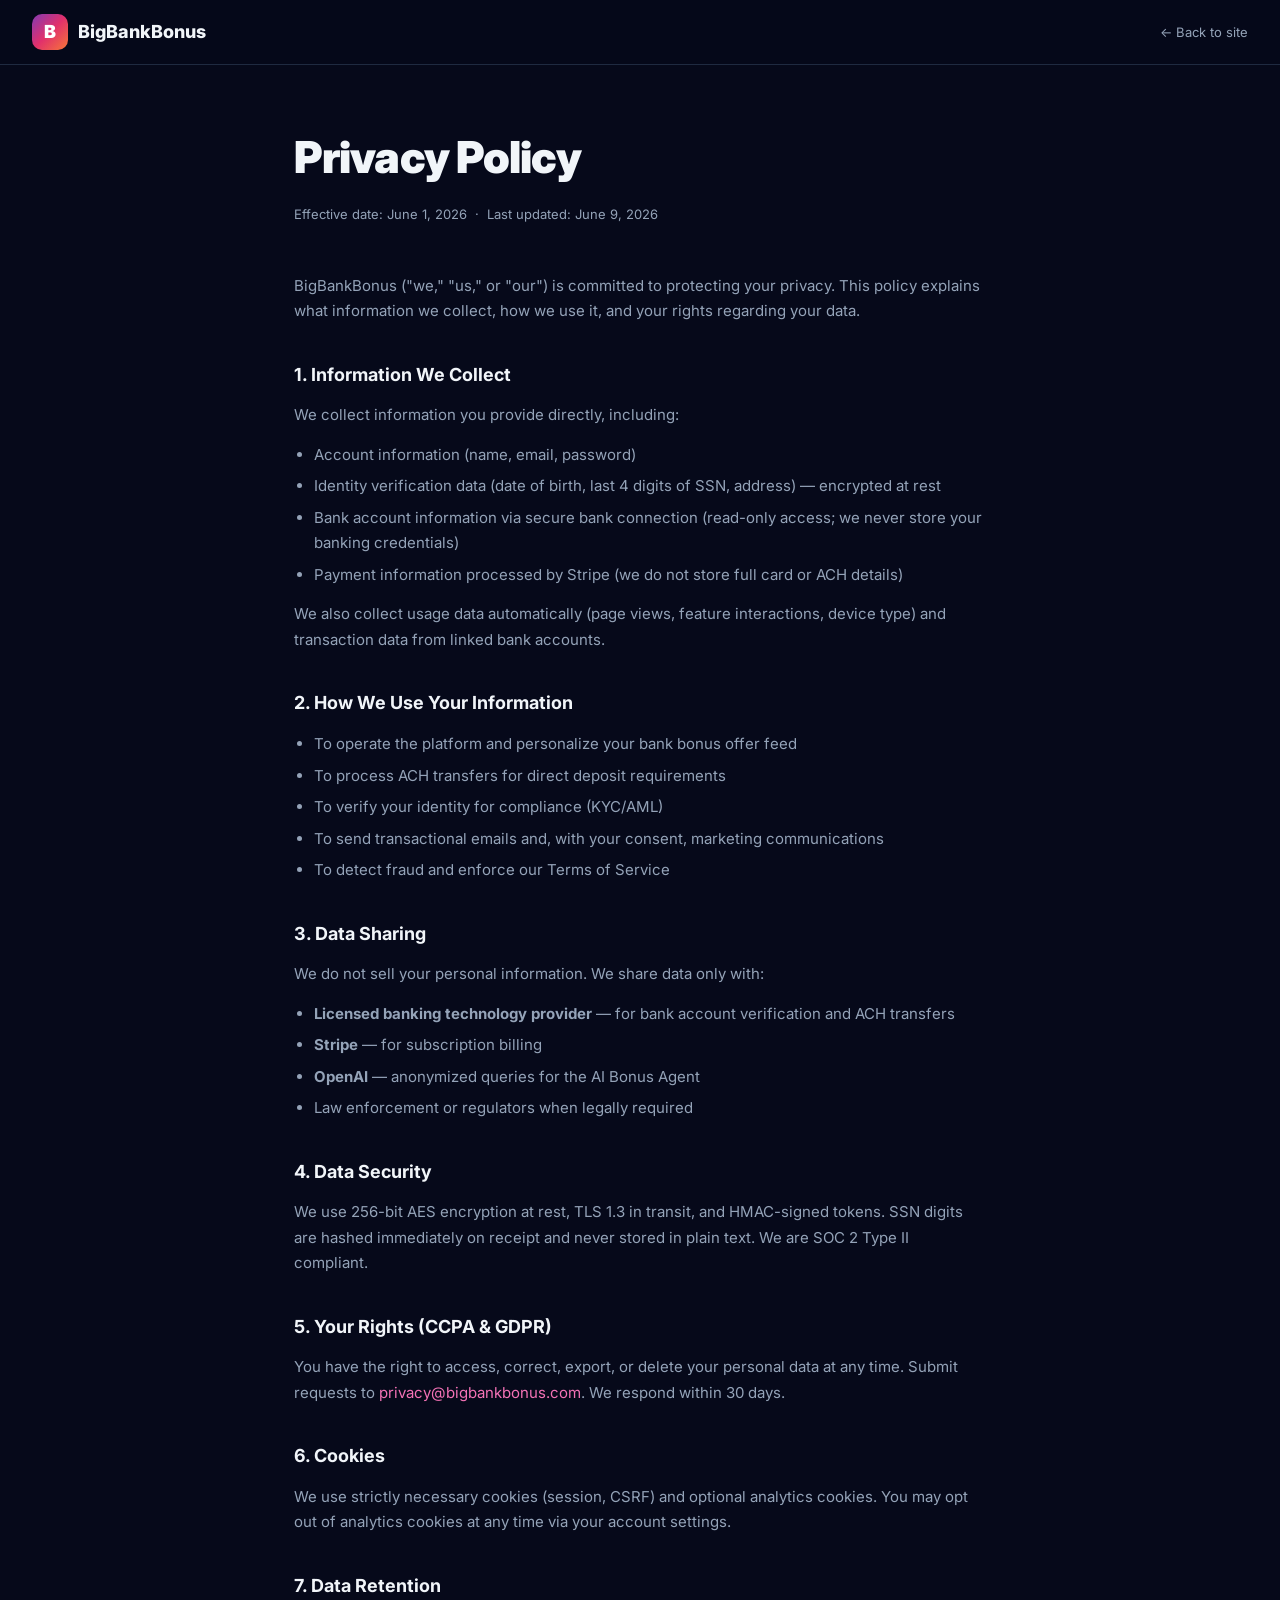
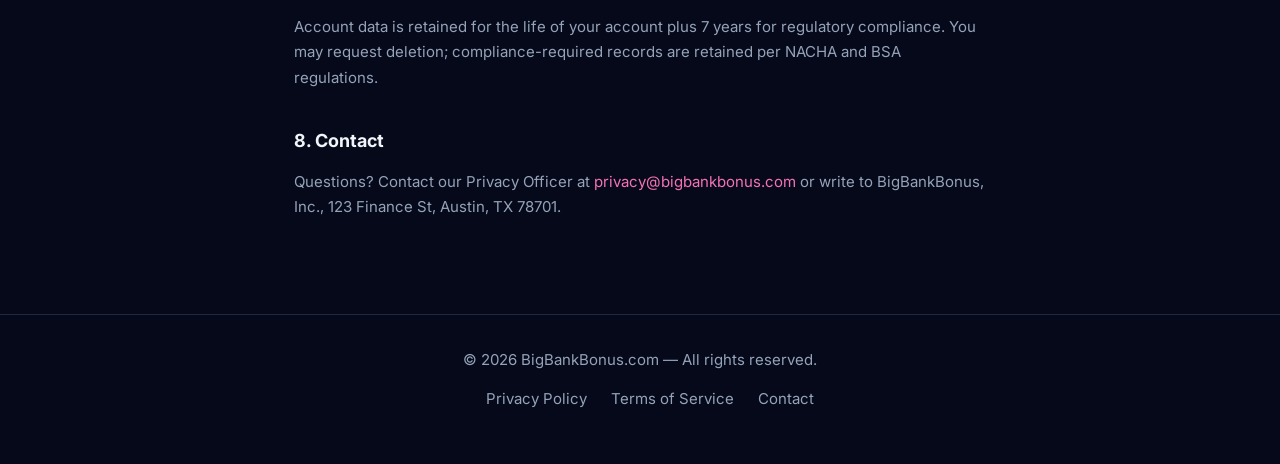
<file: privacy.html>
<!DOCTYPE html>
<html lang="en">
<head>
  <meta charset="UTF-8" />
  <meta name="viewport" content="width=device-width, initial-scale=1.0" />
  <title>Privacy Policy — BigBankBonus</title>
  <link rel="preconnect" href="https://fonts.googleapis.com" />
  <link rel="preconnect" href="https://fonts.gstatic.com" crossorigin />
  <link href="https://fonts.googleapis.com/css2?family=Inter:wght@400;500;600;700;800;900&display=swap" rel="stylesheet" />
  <style>
    *, *::before, *::after { box-sizing: border-box; margin: 0; padding: 0; }
    :root {
      --grad: linear-gradient(135deg, #833AB4, #E1306C, #F77737);
      --dark: #06091a; --dark2: #0d1225; --card: #111827;
      --border: #1f2a40; --text: #f1f5f9; --muted: #94a3b8;
    }
    html { scroll-behavior: smooth; }
    body { font-family: 'Inter', system-ui, sans-serif; background: var(--dark); color: var(--text); line-height: 1.7; }
    nav {
      position: fixed; top: 0; left: 0; right: 0; z-index: 100;
      padding: 14px 32px; background: rgba(6,9,26,.88); backdrop-filter: blur(14px);
      border-bottom: 1px solid var(--border); display: flex; align-items: center; justify-content: space-between;
    }
    .nav-logo { display: flex; align-items: center; gap: 10px; text-decoration: none; }
    .logo-mark { width: 36px; height: 36px; border-radius: 10px; background: var(--grad); display: flex; align-items: center; justify-content: center; font-weight: 900; font-size: 18px; color: #fff; }
    .nav-logo span { font-weight: 800; font-size: 18px; color: var(--text); }
    .nav-back { font-size: 13px; color: var(--muted); text-decoration: none; transition: color .2s; }
    .nav-back:hover { color: var(--text); }
    .page { max-width: 740px; margin: 0 auto; padding: 120px 24px 80px; }
    h1 { font-size: clamp(28px, 4vw, 44px); font-weight: 900; letter-spacing: -.02em; margin-bottom: 8px; }
    .meta { font-size: 13px; color: var(--muted); margin-bottom: 48px; }
    h2 { font-size: 18px; font-weight: 700; margin: 36px 0 12px; color: var(--text); }
    p { font-size: 15px; color: var(--muted); margin-bottom: 14px; }
    ul { padding-left: 20px; margin-bottom: 14px; }
    ul li { font-size: 15px; color: var(--muted); margin-bottom: 6px; }
    a { color: #f472b6; text-decoration: none; }
    a:hover { text-decoration: underline; }
    footer { border-top: 1px solid var(--border); padding: 32px 24px; text-align: center; color: var(--muted); font-size: 13px; }
    .footer-links { display: flex; gap: 24px; justify-content: center; margin-top: 12px; list-style: none; }
    .footer-links a { color: var(--muted); text-decoration: none; }
    .footer-links a:hover { color: var(--text); }
  </style>
</head>
<body>
<nav>
  <a class="nav-logo" href="index.html">
    <div class="logo-mark">B</div>
    <span>BigBankBonus</span>
  </a>
  <a class="nav-back" href="index.html">← Back to site</a>
</nav>

<div class="page">
  <h1>Privacy Policy</h1>
  <p class="meta">Effective date: June 1, 2026 &nbsp;·&nbsp; Last updated: June 9, 2026</p>

  <p>BigBankBonus ("we," "us," or "our") is committed to protecting your privacy. This policy explains what information we collect, how we use it, and your rights regarding your data.</p>

  <h2>1. Information We Collect</h2>
  <p>We collect information you provide directly, including:</p>
  <ul>
    <li>Account information (name, email, password)</li>
    <li>Identity verification data (date of birth, last 4 digits of SSN, address) — encrypted at rest</li>
    <li>Bank account information via secure bank connection (read-only access; we never store your banking credentials)</li>
    <li>Payment information processed by Stripe (we do not store full card or ACH details)</li>
  </ul>
  <p>We also collect usage data automatically (page views, feature interactions, device type) and transaction data from linked bank accounts.</p>

  <h2>2. How We Use Your Information</h2>
  <ul>
    <li>To operate the platform and personalize your bank bonus offer feed</li>
    <li>To process ACH transfers for direct deposit requirements</li>
    <li>To verify your identity for compliance (KYC/AML)</li>
    <li>To send transactional emails and, with your consent, marketing communications</li>
    <li>To detect fraud and enforce our Terms of Service</li>
  </ul>

  <h2>3. Data Sharing</h2>
  <p>We do not sell your personal information. We share data only with:</p>
  <ul>
    <li><strong>Licensed banking technology provider</strong> — for bank account verification and ACH transfers</li>
    <li><strong>Stripe</strong> — for subscription billing</li>
    <li><strong>OpenAI</strong> — anonymized queries for the AI Bonus Agent</li>
    <li>Law enforcement or regulators when legally required</li>
  </ul>

  <h2>4. Data Security</h2>
  <p>We use 256-bit AES encryption at rest, TLS 1.3 in transit, and HMAC-signed tokens. SSN digits are hashed immediately on receipt and never stored in plain text. We are SOC 2 Type II compliant.</p>

  <h2>5. Your Rights (CCPA &amp; GDPR)</h2>
  <p>You have the right to access, correct, export, or delete your personal data at any time. Submit requests to <a href="mailto:privacy@bigbankbonus.com">privacy@bigbankbonus.com</a>. We respond within 30 days.</p>

  <h2>6. Cookies</h2>
  <p>We use strictly necessary cookies (session, CSRF) and optional analytics cookies. You may opt out of analytics cookies at any time via your account settings.</p>

  <h2>7. Data Retention</h2>
  <p>Account data is retained for the life of your account plus 7 years for regulatory compliance. You may request deletion; compliance-required records are retained per NACHA and BSA regulations.</p>

  <h2>8. Contact</h2>
  <p>Questions? Contact our Privacy Officer at <a href="mailto:privacy@bigbankbonus.com">privacy@bigbankbonus.com</a> or write to BigBankBonus, Inc., 123 Finance St, Austin, TX 78701.</p>
</div>

<footer>
  <p>© 2026 BigBankBonus.com — All rights reserved.</p>
  <ul class="footer-links">
    <li><a href="privacy.html">Privacy Policy</a></li>
    <li><a href="terms.html">Terms of Service</a></li>
    <li><a href="contact.html">Contact</a></li>
  </ul>
</footer>
</body>
</html>
</file>
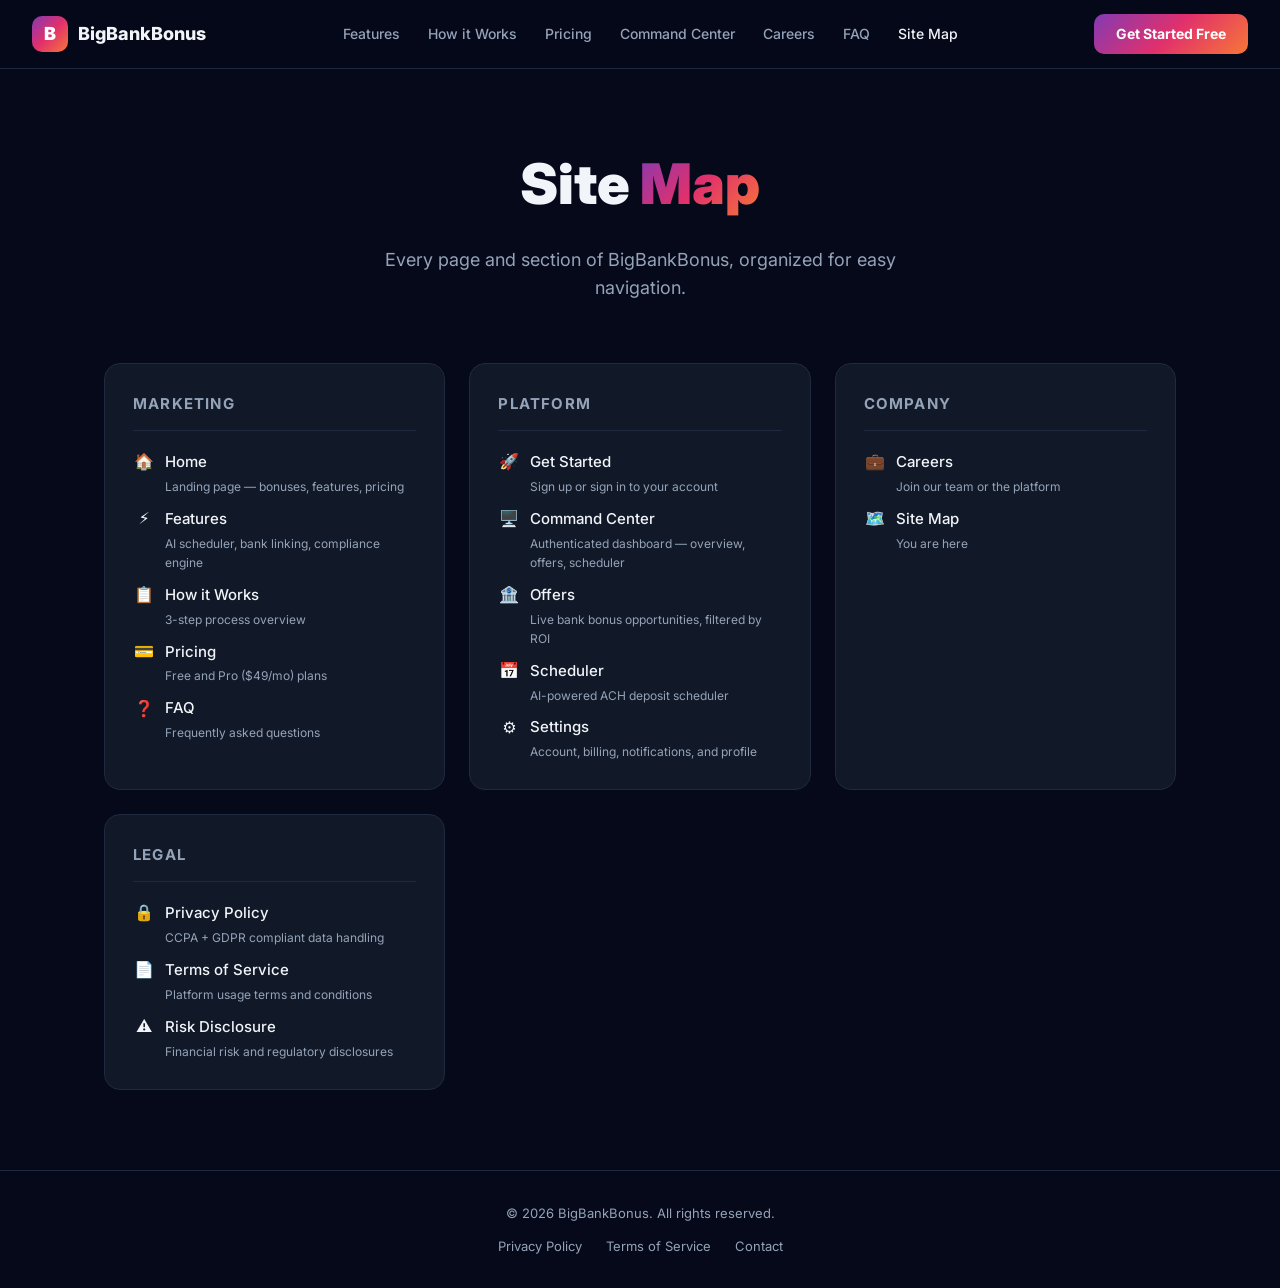
<file: sitemap.html>
<!DOCTYPE html>
<html lang="en">
<head>
  <meta charset="UTF-8" />
  <meta name="viewport" content="width=device-width, initial-scale=1.0" />
  <title>Site Map — BigBankBonus</title>
  <meta name="description" content="Complete site map for BigBankBonus — navigate every page and section of the platform." />
  <link rel="preconnect" href="https://fonts.googleapis.com" />
  <link rel="preconnect" href="https://fonts.gstatic.com" crossorigin />
  <link href="https://fonts.googleapis.com/css2?family=Inter:wght@400;500;600;700;800;900&display=swap" rel="stylesheet" />
  <style>
    *, *::before, *::after { box-sizing: border-box; margin: 0; padding: 0; }

    :root {
      --purple: #833AB4;
      --pink:   #E1306C;
      --orange: #F77737;
      --grad: linear-gradient(135deg, #833AB4, #E1306C, #F77737);
      --dark:  #06091a;
      --dark2: #0d1225;
      --card:  #111827;
      --border:#1f2a40;
      --text:  #f1f5f9;
      --muted: #94a3b8;
    }

    html { scroll-behavior: smooth; }
    body {
      font-family: 'Inter', system-ui, sans-serif;
      background: var(--dark);
      color: var(--text);
      line-height: 1.6;
    }

    .grad-text {
      background: var(--grad);
      -webkit-background-clip: text;
      -webkit-text-fill-color: transparent;
      background-clip: text;
    }
    .container { max-width: 1120px; margin: 0 auto; padding: 0 24px; }

    /* ── Nav ── */
    nav {
      position: fixed; top: 0; left: 0; right: 0; z-index: 100;
      padding: 14px 32px;
      background: rgba(6,9,26,.88);
      backdrop-filter: blur(14px);
      border-bottom: 1px solid var(--border);
      display: flex; align-items: center; justify-content: space-between;
    }
    .nav-logo { display: flex; align-items: center; gap: 10px; text-decoration: none; }
    .nav-logo .logo-mark {
      width: 36px; height: 36px; border-radius: 10px;
      background: var(--grad);
      display: flex; align-items: center; justify-content: center;
      font-weight: 900; font-size: 18px; color: #fff;
    }
    .nav-logo span { font-weight: 800; font-size: 18px; color: var(--text); }
    .nav-links { display: flex; align-items: center; gap: 28px; list-style: none; }
    .nav-links a { color: var(--muted); text-decoration: none; font-size: 14px; font-weight: 500; transition: color .2s; }
    .nav-links a:hover, .nav-links a.active { color: var(--text); }
    .nav-cta {
      background: var(--grad); color: #fff; border: none; cursor: pointer;
      font-weight: 700; font-family: inherit;
      padding: 9px 22px; border-radius: 10px; font-size: 14px;
      text-decoration: none; transition: opacity .2s;
    }
    .nav-cta:hover { opacity: .88; }
    @media(max-width:680px) { .nav-links { display: none; } }

    /* ── Page ── */
    .page-header {
      padding: 140px 24px 60px;
      text-align: center;
    }
    .page-header h1 { font-size: clamp(32px, 5vw, 56px); font-weight: 900; margin-bottom: 16px; }
    .page-header p { color: var(--muted); font-size: 18px; max-width: 520px; margin: 0 auto; }

    .sitemap-grid {
      display: grid;
      grid-template-columns: repeat(auto-fill, minmax(280px, 1fr));
      gap: 24px;
      padding: 0 24px 80px;
      max-width: 1120px;
      margin: 0 auto;
    }

    .sitemap-card {
      background: var(--card);
      border: 1px solid var(--border);
      border-radius: 16px;
      padding: 28px;
    }
    .sitemap-card h2 {
      font-size: 15px;
      font-weight: 700;
      color: var(--muted);
      text-transform: uppercase;
      letter-spacing: .08em;
      margin-bottom: 18px;
      padding-bottom: 14px;
      border-bottom: 1px solid var(--border);
    }
    .sitemap-card ul { list-style: none; display: flex; flex-direction: column; gap: 10px; }
    .sitemap-card ul li a {
      color: var(--text);
      text-decoration: none;
      font-size: 15px;
      font-weight: 500;
      display: flex;
      align-items: center;
      gap: 10px;
      transition: color .2s;
    }
    .sitemap-card ul li a:hover { color: #E1306C; }
    .sitemap-card ul li a .icon {
      font-size: 16px;
      width: 22px;
      text-align: center;
      flex-shrink: 0;
    }
    .sitemap-card ul li .desc {
      display: block;
      font-size: 12px;
      color: var(--muted);
      margin-top: 2px;
      padding-left: 32px;
    }

    /* ── Footer ── */
    footer {
      border-top: 1px solid var(--border);
      padding: 32px 24px;
      text-align: center;
      color: var(--muted);
      font-size: 13px;
    }
    footer a { color: var(--muted); text-decoration: none; }
    footer a:hover { color: var(--text); }
    .footer-links { display: flex; gap: 24px; justify-content: center; margin-top: 12px; list-style: none; }
  </style>
</head>
<body>

<nav>
  <a class="nav-logo" href="index.html">
    <div class="logo-mark">B</div>
    <span>BigBankBonus</span>
  </a>
  <ul class="nav-links">
    <li><a href="index.html#features">Features</a></li>
    <li><a href="index.html#how">How it Works</a></li>
    <li><a href="index.html#pricing">Pricing</a></li>
    <li><a href="command-center.html">Command Center</a></li>
    <li><a href="index.html#careers">Careers</a></li>
    <li><a href="index.html#faq">FAQ</a></li>
    <li><a href="sitemap.html" class="active">Site Map</a></li>
  </ul>
  <a href="index.html#careers" class="nav-cta">Get Started Free</a>
</nav>

<div class="page-header">
  <h1>Site <span class="grad-text">Map</span></h1>
  <p>Every page and section of BigBankBonus, organized for easy navigation.</p>
</div>

<div class="sitemap-grid">

  <div class="sitemap-card">
    <h2>Marketing</h2>
    <ul>
      <li>
        <a href="index.html"><span class="icon">🏠</span> Home</a>
        <span class="desc">Landing page — bonuses, features, pricing</span>
      </li>
      <li>
        <a href="index.html#features"><span class="icon">⚡</span> Features</a>
        <span class="desc">AI scheduler, bank linking, compliance engine</span>
      </li>
      <li>
        <a href="index.html#how"><span class="icon">📋</span> How it Works</a>
        <span class="desc">3-step process overview</span>
      </li>
      <li>
        <a href="index.html#pricing"><span class="icon">💳</span> Pricing</a>
        <span class="desc">Free and Pro ($49/mo) plans</span>
      </li>
      <li>
        <a href="index.html#faq"><span class="icon">❓</span> FAQ</a>
        <span class="desc">Frequently asked questions</span>
      </li>
    </ul>
  </div>

  <div class="sitemap-card">
    <h2>Platform</h2>
    <ul>
      <li>
        <a href="index.html#careers"><span class="icon">🚀</span> Get Started</a>
        <span class="desc">Sign up or sign in to your account</span>
      </li>
      <li>
        <a href="command-center.html#overview"><span class="icon">🖥️</span> Command Center</a>
        <span class="desc">Authenticated dashboard — overview, offers, scheduler</span>
      </li>
      <li>
        <a href="command-center.html#offers"><span class="icon">🏦</span> Offers</a>
        <span class="desc">Live bank bonus opportunities, filtered by ROI</span>
      </li>
      <li>
        <a href="command-center.html#scheduler"><span class="icon">📅</span> Scheduler</a>
        <span class="desc">AI-powered ACH deposit scheduler</span>
      </li>
      <li>
        <a href="command-center.html#settings"><span class="icon">⚙️</span> Settings</a>
        <span class="desc">Account, billing, notifications, and profile</span>
      </li>
    </ul>
  </div>

  <div class="sitemap-card">
    <h2>Company</h2>
    <ul>
      <li>
        <a href="index.html#careers"><span class="icon">💼</span> Careers</a>
        <span class="desc">Join our team or the platform</span>
      </li>
      <li>
        <a href="sitemap.html"><span class="icon">🗺️</span> Site Map</a>
        <span class="desc">You are here</span>
      </li>
    </ul>
  </div>

  <div class="sitemap-card">
    <h2>Legal</h2>
    <ul>
      <li>
        <a href="#"><span class="icon">🔒</span> Privacy Policy</a>
        <span class="desc">CCPA + GDPR compliant data handling</span>
      </li>
      <li>
        <a href="#"><span class="icon">📄</span> Terms of Service</a>
        <span class="desc">Platform usage terms and conditions</span>
      </li>
      <li>
        <a href="#"><span class="icon">⚠️</span> Risk Disclosure</a>
        <span class="desc">Financial risk and regulatory disclosures</span>
      </li>
    </ul>
  </div>

</div>

<footer>
  <p>© 2026 BigBankBonus. All rights reserved.</p>
  <ul class="footer-links">
    <li><a href="#">Privacy Policy</a></li>
    <li><a href="#">Terms of Service</a></li>
    <li><a href="#">Contact</a></li>
  </ul>
</footer>

</body>
</html>
</file>
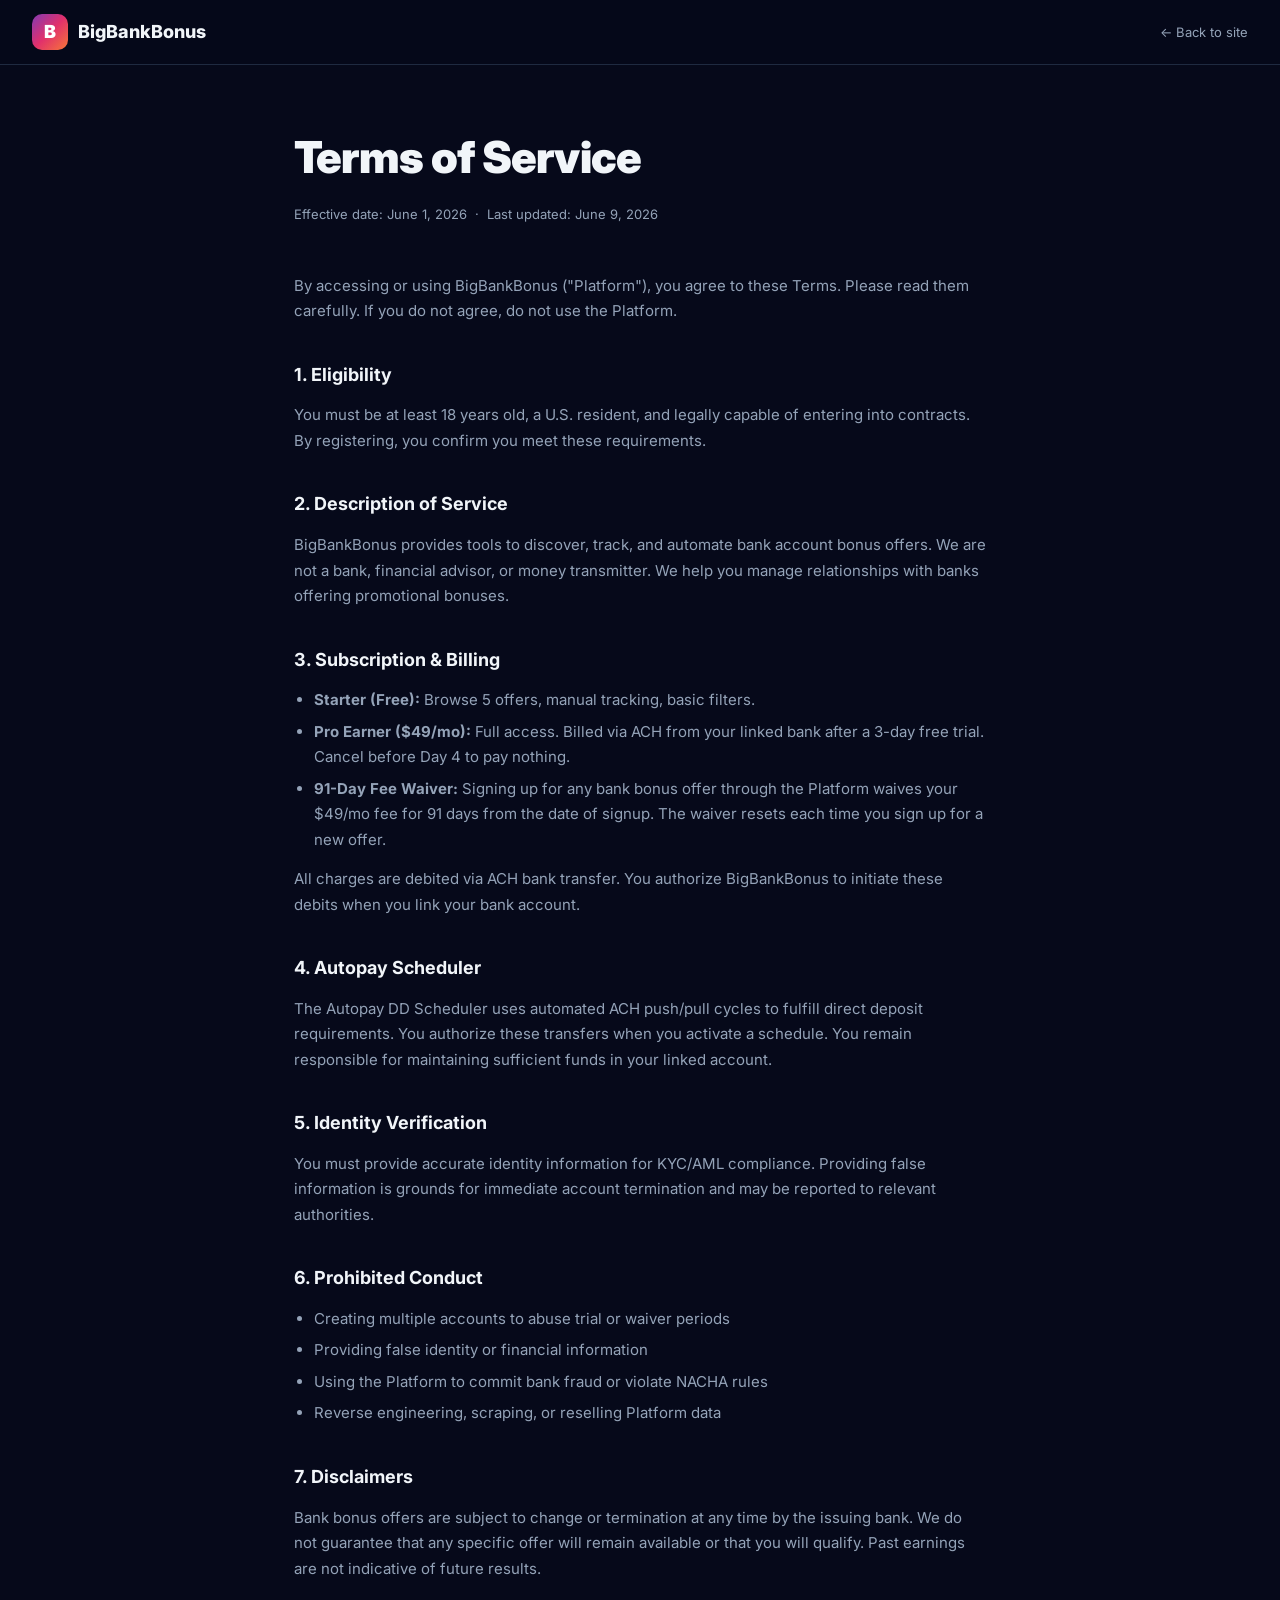
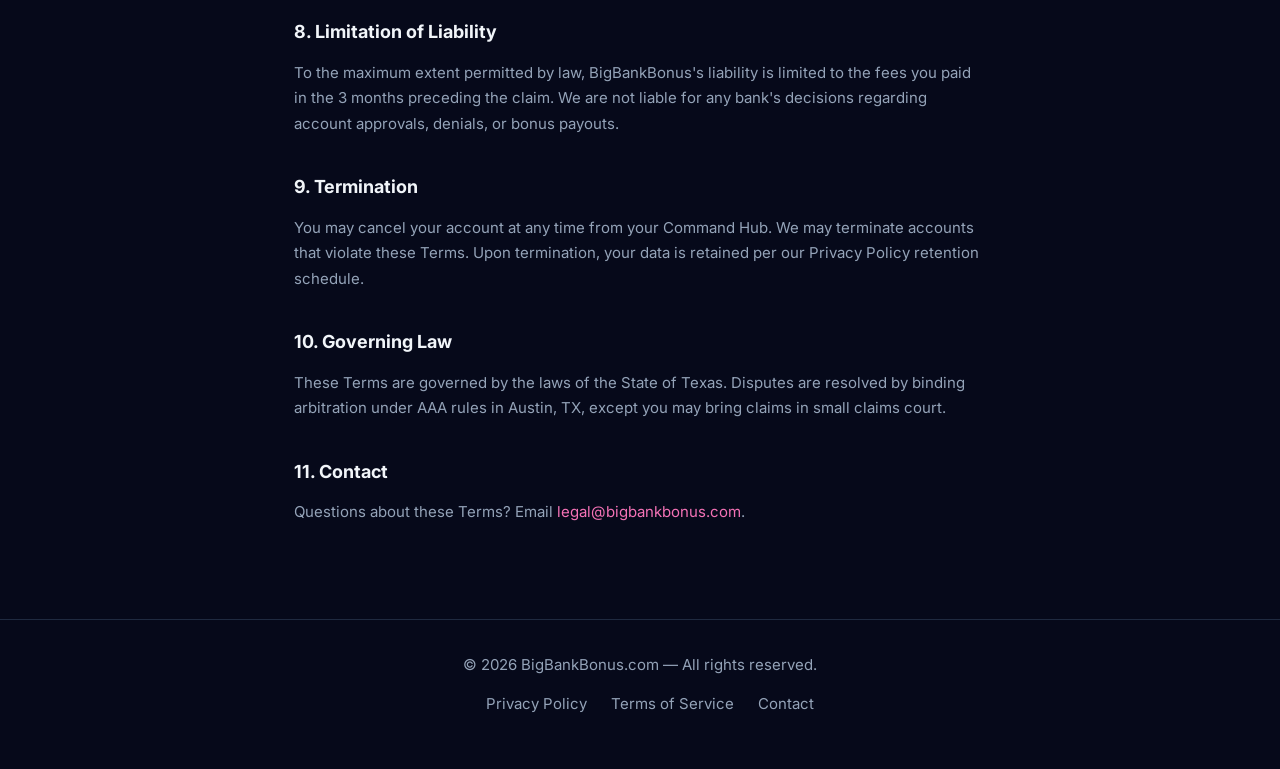
<file: terms.html>
<!DOCTYPE html>
<html lang="en">
<head>
  <meta charset="UTF-8" />
  <meta name="viewport" content="width=device-width, initial-scale=1.0" />
  <title>Terms of Service — BigBankBonus</title>
  <link rel="preconnect" href="https://fonts.googleapis.com" />
  <link rel="preconnect" href="https://fonts.gstatic.com" crossorigin />
  <link href="https://fonts.googleapis.com/css2?family=Inter:wght@400;500;600;700;800;900&display=swap" rel="stylesheet" />
  <style>
    *, *::before, *::after { box-sizing: border-box; margin: 0; padding: 0; }
    :root {
      --grad: linear-gradient(135deg, #833AB4, #E1306C, #F77737);
      --dark: #06091a; --dark2: #0d1225; --card: #111827;
      --border: #1f2a40; --text: #f1f5f9; --muted: #94a3b8;
    }
    html { scroll-behavior: smooth; }
    body { font-family: 'Inter', system-ui, sans-serif; background: var(--dark); color: var(--text); line-height: 1.7; }
    nav {
      position: fixed; top: 0; left: 0; right: 0; z-index: 100;
      padding: 14px 32px; background: rgba(6,9,26,.88); backdrop-filter: blur(14px);
      border-bottom: 1px solid var(--border); display: flex; align-items: center; justify-content: space-between;
    }
    .nav-logo { display: flex; align-items: center; gap: 10px; text-decoration: none; }
    .logo-mark { width: 36px; height: 36px; border-radius: 10px; background: var(--grad); display: flex; align-items: center; justify-content: center; font-weight: 900; font-size: 18px; color: #fff; }
    .nav-logo span { font-weight: 800; font-size: 18px; color: var(--text); }
    .nav-back { font-size: 13px; color: var(--muted); text-decoration: none; transition: color .2s; }
    .nav-back:hover { color: var(--text); }
    .page { max-width: 740px; margin: 0 auto; padding: 120px 24px 80px; }
    h1 { font-size: clamp(28px, 4vw, 44px); font-weight: 900; letter-spacing: -.02em; margin-bottom: 8px; }
    .meta { font-size: 13px; color: var(--muted); margin-bottom: 48px; }
    h2 { font-size: 18px; font-weight: 700; margin: 36px 0 12px; color: var(--text); }
    p { font-size: 15px; color: var(--muted); margin-bottom: 14px; }
    ul { padding-left: 20px; margin-bottom: 14px; }
    ul li { font-size: 15px; color: var(--muted); margin-bottom: 6px; }
    a { color: #f472b6; text-decoration: none; }
    a:hover { text-decoration: underline; }
    footer { border-top: 1px solid var(--border); padding: 32px 24px; text-align: center; color: var(--muted); font-size: 13px; }
    .footer-links { display: flex; gap: 24px; justify-content: center; margin-top: 12px; list-style: none; }
    .footer-links a { color: var(--muted); text-decoration: none; }
    .footer-links a:hover { color: var(--text); }
  </style>
</head>
<body>
<nav>
  <a class="nav-logo" href="index.html">
    <div class="logo-mark">B</div>
    <span>BigBankBonus</span>
  </a>
  <a class="nav-back" href="index.html">← Back to site</a>
</nav>

<div class="page">
  <h1>Terms of Service</h1>
  <p class="meta">Effective date: June 1, 2026 &nbsp;·&nbsp; Last updated: June 9, 2026</p>

  <p>By accessing or using BigBankBonus ("Platform"), you agree to these Terms. Please read them carefully. If you do not agree, do not use the Platform.</p>

  <h2>1. Eligibility</h2>
  <p>You must be at least 18 years old, a U.S. resident, and legally capable of entering into contracts. By registering, you confirm you meet these requirements.</p>

  <h2>2. Description of Service</h2>
  <p>BigBankBonus provides tools to discover, track, and automate bank account bonus offers. We are not a bank, financial advisor, or money transmitter. We help you manage relationships with banks offering promotional bonuses.</p>

  <h2>3. Subscription &amp; Billing</h2>
  <ul>
    <li><strong>Starter (Free):</strong> Browse 5 offers, manual tracking, basic filters.</li>
    <li><strong>Pro Earner ($49/mo):</strong> Full access. Billed via ACH from your linked bank after a 3-day free trial. Cancel before Day 4 to pay nothing.</li>
    <li><strong>91-Day Fee Waiver:</strong> Signing up for any bank bonus offer through the Platform waives your $49/mo fee for 91 days from the date of signup. The waiver resets each time you sign up for a new offer.</li>
  </ul>
  <p>All charges are debited via ACH bank transfer. You authorize BigBankBonus to initiate these debits when you link your bank account.</p>

  <h2>4. Autopay Scheduler</h2>
  <p>The Autopay DD Scheduler uses automated ACH push/pull cycles to fulfill direct deposit requirements. You authorize these transfers when you activate a schedule. You remain responsible for maintaining sufficient funds in your linked account.</p>

  <h2>5. Identity Verification</h2>
  <p>You must provide accurate identity information for KYC/AML compliance. Providing false information is grounds for immediate account termination and may be reported to relevant authorities.</p>

  <h2>6. Prohibited Conduct</h2>
  <ul>
    <li>Creating multiple accounts to abuse trial or waiver periods</li>
    <li>Providing false identity or financial information</li>
    <li>Using the Platform to commit bank fraud or violate NACHA rules</li>
    <li>Reverse engineering, scraping, or reselling Platform data</li>
  </ul>

  <h2>7. Disclaimers</h2>
  <p>Bank bonus offers are subject to change or termination at any time by the issuing bank. We do not guarantee that any specific offer will remain available or that you will qualify. Past earnings are not indicative of future results.</p>

  <h2>8. Limitation of Liability</h2>
  <p>To the maximum extent permitted by law, BigBankBonus's liability is limited to the fees you paid in the 3 months preceding the claim. We are not liable for any bank's decisions regarding account approvals, denials, or bonus payouts.</p>

  <h2>9. Termination</h2>
  <p>You may cancel your account at any time from your Command Hub. We may terminate accounts that violate these Terms. Upon termination, your data is retained per our Privacy Policy retention schedule.</p>

  <h2>10. Governing Law</h2>
  <p>These Terms are governed by the laws of the State of Texas. Disputes are resolved by binding arbitration under AAA rules in Austin, TX, except you may bring claims in small claims court.</p>

  <h2>11. Contact</h2>
  <p>Questions about these Terms? Email <a href="mailto:legal@bigbankbonus.com">legal@bigbankbonus.com</a>.</p>
</div>

<footer>
  <p>© 2026 BigBankBonus.com — All rights reserved.</p>
  <ul class="footer-links">
    <li><a href="privacy.html">Privacy Policy</a></li>
    <li><a href="terms.html">Terms of Service</a></li>
    <li><a href="contact.html">Contact</a></li>
  </ul>
</footer>
</body>
</html>
</file>
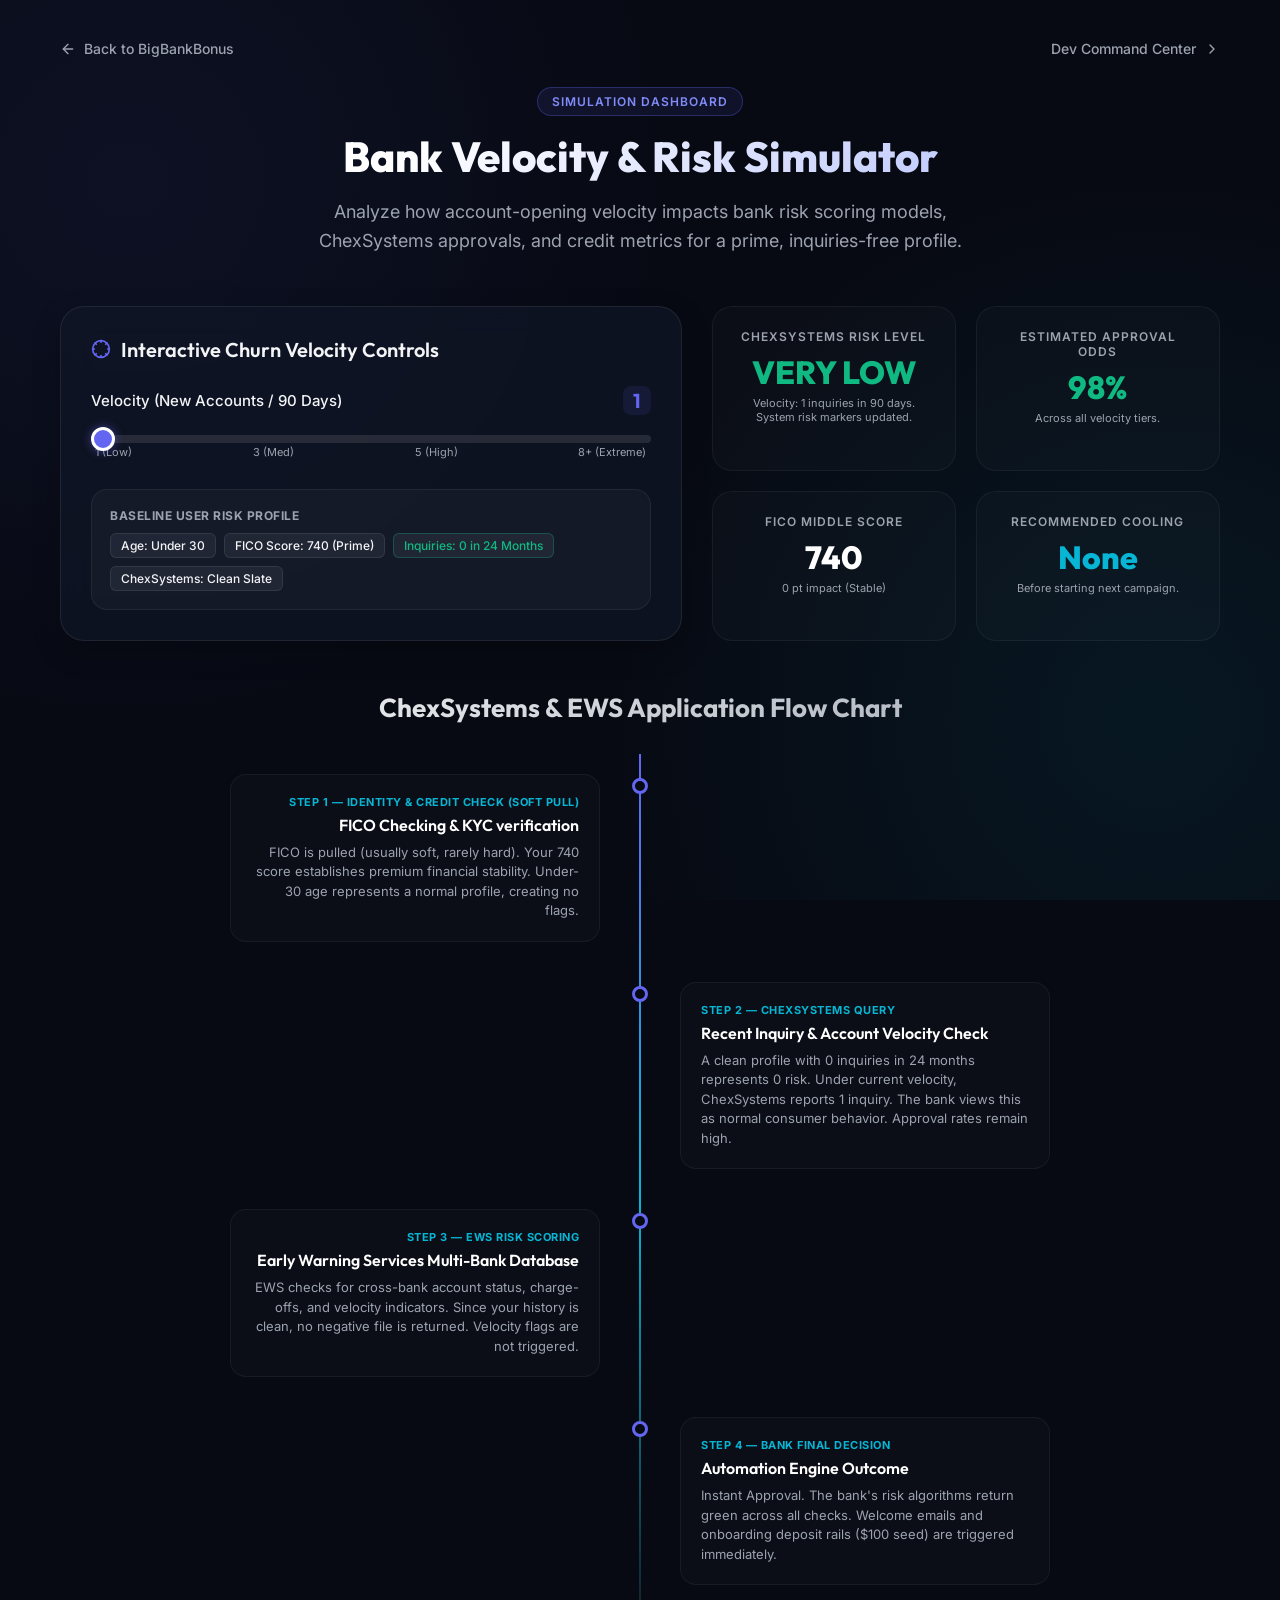
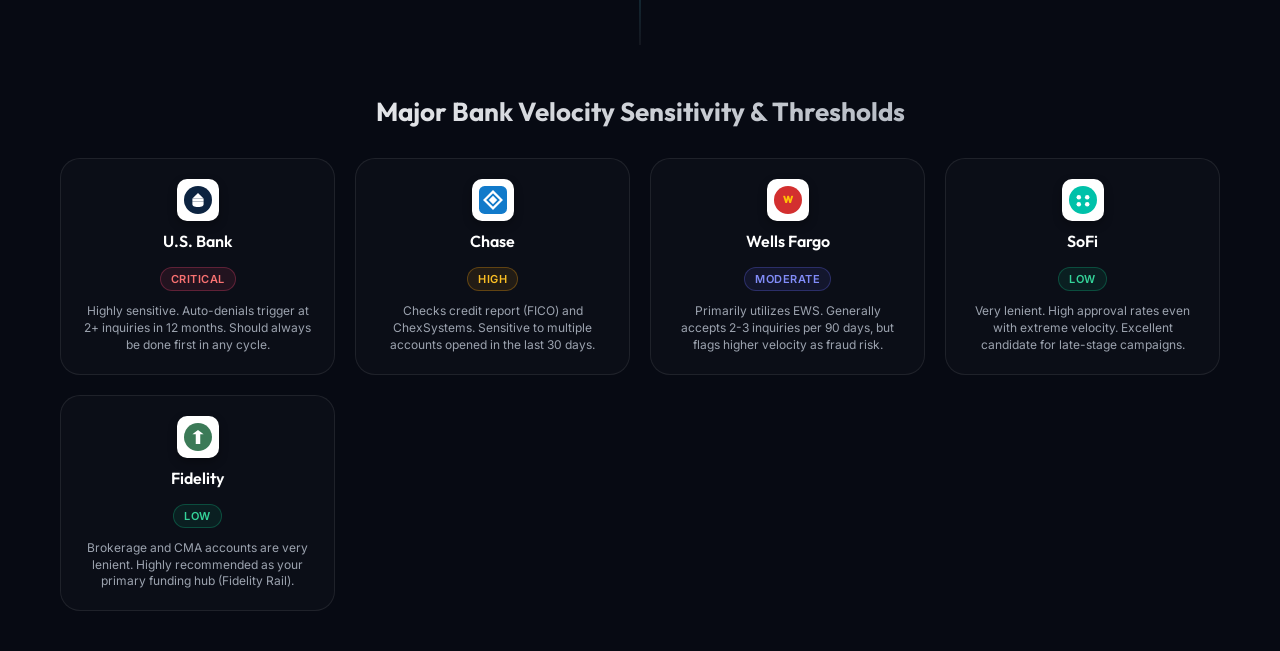
<file: velocity_simulator.html>
<!DOCTYPE html>
<html lang="en">
<head>
  <meta charset="UTF-8">
  <meta name="viewport" content="width=device-width, initial-scale=1.0">
  <title>BigBankBonus — Velocity & Bank Risk Simulator</title>
  <link rel="preconnect" href="https://fonts.googleapis.com">
  <link rel="preconnect" href="https://fonts.gstatic.com" crossorigin>
  <link href="https://fonts.googleapis.com/css2?family=Inter:wght@400;500;600;700&family=Outfit:wght@500;600;700;800&display=swap" rel="stylesheet">
  <style>
    :root {
      --bg-dark: #070a13;
      --bg-card: rgba(17, 23, 41, 0.65);
      --bg-card-hover: rgba(26, 35, 60, 0.8);
      --border: rgba(255, 255, 255, 0.08);
      --border-hover: rgba(255, 255, 255, 0.15);
      --text-main: #f3f4f6;
      --text-sub: #9ca3af;
      --primary: #6366f1;
      --primary-glow: rgba(99, 102, 241, 0.15);
      --accent-cyan: #06b6d4;
      --accent-green: #10b981;
      --accent-yellow: #f59e0b;
      --accent-red: #ef4444;
      --font-outfit: 'Outfit', sans-serif;
      --font-inter: 'Inter', sans-serif;
    }

    * {
      box-sizing: border-box;
      margin: 0;
      padding: 0;
    }

    body {
      background-color: var(--bg-dark);
      color: var(--text-main);
      font-family: var(--font-inter);
      overflow-x: hidden;
      min-height: 100vh;
      background-image: 
        radial-gradient(circle at 10% 20%, rgba(99, 102, 241, 0.08) 0%, transparent 40%),
        radial-gradient(circle at 90% 80%, rgba(6, 182, 212, 0.08) 0%, transparent 40%);
      background-attachment: fixed;
    }

    /* Smooth Scrollbar */
    ::-webkit-scrollbar {
      width: 10px;
    }
    ::-webkit-scrollbar-track {
      background: var(--bg-dark);
    }
    ::-webkit-scrollbar-thumb {
      background: rgba(255, 255, 255, 0.1);
      border-radius: 5px;
    }
    ::-webkit-scrollbar-thumb:hover {
      background: rgba(255, 255, 255, 0.2);
    }

    .container {
      max-width: 1200px;
      margin: 0 auto;
      padding: 40px 20px;
    }

    header {
      text-align: center;
      margin-bottom: 50px;
      animation: fadeIn 0.8s ease-out;
    }

    .badge {
      display: inline-block;
      padding: 6px 14px;
      background: rgba(99, 102, 241, 0.1);
      border: 1px solid rgba(99, 102, 241, 0.3);
      color: #818cf8;
      border-radius: 20px;
      font-size: 12px;
      font-weight: 600;
      text-transform: uppercase;
      letter-spacing: 1px;
      margin-bottom: 16px;
    }

    h1 {
      font-family: var(--font-outfit);
      font-size: 42px;
      font-weight: 800;
      line-height: 1.2;
      background: linear-gradient(135deg, #fff 30%, #a5b4fc 100%);
      -webkit-background-clip: text;
      -webkit-text-fill-color: transparent;
      margin-bottom: 16px;
    }

    .subtitle {
      color: var(--text-sub);
      font-size: 18px;
      max-width: 700px;
      margin: 0 auto;
      line-height: 1.6;
    }

    /* Grid Layout */
    .dashboard-grid {
      display: grid;
      grid-template-columns: 1.1fr 0.9fr;
      gap: 30px;
      margin-bottom: 50px;
    }

    @media (max-width: 968px) {
      .dashboard-grid {
        grid-template-columns: 1fr;
      }
    }

    /* Card Styling */
    .card {
      background: var(--bg-card);
      backdrop-filter: blur(16px);
      -webkit-backdrop-filter: blur(16px);
      border: 1px solid var(--border);
      border-radius: 24px;
      padding: 30px;
      box-shadow: 0 10px 30px rgba(0, 0, 0, 0.2);
      transition: all 0.3s cubic-bezier(0.4, 0, 0.2, 1);
    }

    .card:hover {
      border-color: var(--border-hover);
      box-shadow: 0 15px 35px rgba(99, 102, 241, 0.05);
    }

    .card-title {
      font-family: var(--font-outfit);
      font-size: 20px;
      font-weight: 600;
      margin-bottom: 24px;
      display: flex;
      align-items: center;
      gap: 10px;
    }

    .card-title svg {
      color: var(--primary);
    }

    /* Simulator Panel */
    .input-group {
      margin-bottom: 30px;
    }

    .input-header {
      display: flex;
      justify-content: space-between;
      align-items: center;
      margin-bottom: 12px;
    }

    .label-title {
      font-weight: 500;
      font-size: 15px;
      color: var(--text-main);
    }

    .label-value {
      font-family: var(--font-outfit);
      font-size: 20px;
      font-weight: 700;
      color: var(--primary);
      background: rgba(99, 102, 241, 0.1);
      padding: 2px 10px;
      border-radius: 8px;
    }

    /* Premium Custom Range Slider */
    .slider-container {
      position: relative;
      width: 100%;
      height: 8px;
    }

    .range-slider {
      -webkit-appearance: none;
      width: 100%;
      height: 8px;
      border-radius: 4px;
      background: rgba(255, 255, 255, 0.1);
      outline: none;
      transition: background 0.3s;
    }

    .range-slider::-webkit-slider-thumb {
      -webkit-appearance: none;
      appearance: none;
      width: 24px;
      height: 24px;
      border-radius: 50%;
      background: var(--primary);
      border: 3px solid #fff;
      cursor: pointer;
      box-shadow: 0 0 10px rgba(99, 102, 241, 0.5);
      transition: transform 0.1s, background-color 0.2s;
    }

    .range-slider::-webkit-slider-thumb:hover {
      transform: scale(1.15);
      background: #818cf8;
    }

    .slider-ticks {
      display: flex;
      justify-content: space-between;
      padding: 0 4px;
      margin-top: 10px;
    }

    .tick-label {
      font-size: 11px;
      color: var(--text-sub);
      cursor: pointer;
    }

    /* Static profile box */
    .profile-summary {
      background: rgba(255, 255, 255, 0.03);
      border: 1px solid rgba(255, 255, 255, 0.06);
      border-radius: 16px;
      padding: 18px;
      margin-top: 24px;
    }

    .profile-title {
      font-size: 12px;
      font-weight: 700;
      text-transform: uppercase;
      letter-spacing: 0.5px;
      color: var(--text-sub);
      margin-bottom: 10px;
    }

    .profile-tags {
      display: flex;
      flex-wrap: wrap;
      gap: 8px;
    }

    .tag {
      font-size: 12px;
      font-weight: 500;
      padding: 4px 10px;
      background: rgba(255, 255, 255, 0.06);
      border-radius: 6px;
      border: 1px solid rgba(255, 255, 255, 0.08);
    }

    /* KPI Grid */
    .kpi-grid {
      display: grid;
      grid-template-columns: repeat(2, 1fr);
      gap: 20px;
    }

    .kpi-box {
      background: rgba(255, 255, 255, 0.02);
      border: 1px solid rgba(255, 255, 255, 0.05);
      border-radius: 20px;
      padding: 22px;
      text-align: center;
      transition: all 0.3s ease;
      position: relative;
      overflow: hidden;
    }

    .kpi-box::before {
      content: '';
      position: absolute;
      top: 0;
      left: 0;
      width: 4px;
      height: 100%;
      background: var(--primary);
      opacity: 0;
      transition: opacity 0.3s;
    }

    .kpi-box:hover::before {
      opacity: 1;
    }

    .kpi-box.risk-high::before { background: var(--accent-red); }
    .kpi-box.risk-med::before { background: var(--accent-yellow); }
    .kpi-box.risk-low::before { background: var(--accent-green); }

    .kpi-label {
      font-size: 12px;
      font-weight: 600;
      text-transform: uppercase;
      letter-spacing: 1px;
      color: var(--text-sub);
      margin-bottom: 8px;
    }

    .kpi-value {
      font-family: var(--font-outfit);
      font-size: 32px;
      font-weight: 800;
      color: #fff;
    }

    .kpi-desc {
      font-size: 11px;
      color: var(--text-sub);
      margin-top: 4px;
    }

    /* Dynamic Colors for values */
    .color-green { color: var(--accent-green) !important; }
    .color-yellow { color: var(--accent-yellow) !important; }
    .color-red { color: var(--accent-red) !important; }

    /* Flow Chart section */
    .flow-chart-container {
      margin-top: 50px;
      animation: fadeIn 1.2s ease-out;
    }

    .section-title {
      font-family: var(--font-outfit);
      font-size: 26px;
      font-weight: 700;
      margin-bottom: 30px;
      text-align: center;
      background: linear-gradient(135deg, #fff, var(--text-sub));
      -webkit-background-clip: text;
      -webkit-text-fill-color: transparent;
    }

    .timeline {
      position: relative;
      max-width: 900px;
      margin: 0 auto;
      padding: 20px 0;
    }

    .timeline::before {
      content: '';
      position: absolute;
      left: 50%;
      top: 0;
      width: 2px;
      height: 100%;
      background: linear-gradient(to bottom, var(--primary), var(--accent-cyan), rgba(255,255,255,0.05));
      transform: translateX(-50%);
    }

    @media (max-width: 768px) {
      .timeline::before {
        left: 20px;
      }
    }

    .timeline-item {
      position: relative;
      margin-bottom: 40px;
      width: 50%;
      padding: 0 40px;
    }

    .timeline-item:nth-child(odd) {
      left: 0;
      text-align: right;
    }

    .timeline-item:nth-child(even) {
      left: 50%;
      text-align: left;
    }

    @media (max-width: 768px) {
      .timeline-item {
        width: 100%;
        left: 0 !important;
        padding-left: 50px;
        padding-right: 0;
        text-align: left !important;
      }
    }

    .timeline-dot {
      position: absolute;
      top: 4px;
      width: 16px;
      height: 16px;
      border-radius: 50%;
      background: var(--bg-dark);
      border: 3px solid var(--primary);
      z-index: 2;
      transition: all 0.3s ease;
    }

    .timeline-item:nth-child(odd) .timeline-dot {
      right: -8px;
    }

    .timeline-item:nth-child(even) .timeline-dot {
      left: -8px;
    }

    @media (max-width: 768px) {
      .timeline-dot {
        left: 12px !important;
      }
    }

    .timeline-item:hover .timeline-dot {
      background: var(--primary);
      transform: scale(1.3);
      box-shadow: 0 0 10px var(--primary);
    }

    .timeline-card {
      background: rgba(255, 255, 255, 0.02);
      border: 1px solid rgba(255, 255, 255, 0.05);
      border-radius: 16px;
      padding: 20px;
      transition: all 0.3s ease;
    }

    .timeline-card:hover {
      background: rgba(255, 255, 255, 0.04);
      border-color: rgba(255, 255, 255, 0.1);
      transform: translateY(-2px);
    }

    .timeline-step {
      font-size: 11px;
      font-weight: 700;
      text-transform: uppercase;
      letter-spacing: 0.5px;
      color: var(--accent-cyan);
      margin-bottom: 6px;
    }

    .timeline-title {
      font-family: var(--font-outfit);
      font-size: 16px;
      font-weight: 600;
      color: #fff;
      margin-bottom: 8px;
    }

    .timeline-desc {
      font-size: 13px;
      color: var(--text-sub);
      line-height: 1.5;
    }

    /* Bank Grid Section */
    .bank-section {
      margin-top: 50px;
    }

    .bank-grid {
      display: grid;
      grid-template-columns: repeat(auto-fit, minmax(220px, 1fr));
      gap: 20px;
    }

    .bank-card {
      background: rgba(255, 255, 255, 0.02);
      border: 1px solid var(--border);
      border-radius: 20px;
      padding: 20px;
      text-align: center;
      transition: all 0.3s ease;
    }

    .bank-card:hover {
      background: rgba(255, 255, 255, 0.04);
      transform: translateY(-3px);
    }

    .bank-header {
      display: flex;
      flex-direction: column;
      align-items: center;
      margin-bottom: 16px;
      gap: 10px;
    }

    .bank-logo {
      width: 42px;
      height: 42px;
      border-radius: 10px;
      display: flex;
      align-items: center;
      justify-content: center;
      background: #fff;
      padding: 6px;
      box-shadow: 0 4px 10px rgba(0,0,0,0.3);
    }

    .bank-name {
      font-family: var(--font-outfit);
      font-size: 16px;
      font-weight: 600;
      color: #fff;
    }

    .bank-sensitivity-badge {
      display: inline-block;
      padding: 4px 10px;
      border-radius: 12px;
      font-size: 11px;
      font-weight: 600;
      text-transform: uppercase;
      letter-spacing: 0.5px;
      margin-bottom: 12px;
    }

    .sens-critical { background: rgba(239, 68, 110, 0.1); border: 1px solid rgba(239, 68, 110, 0.3); color: #f87171; }
    .sens-high { background: rgba(245, 158, 11, 0.1); border: 1px solid rgba(245, 158, 11, 0.3); color: #fbbf24; }
    .sens-moderate { background: rgba(99, 102, 241, 0.1); border: 1px solid rgba(99, 102, 241, 0.3); color: #818cf8; }
    .sens-low { background: rgba(16, 185, 129, 0.1); border: 1px solid rgba(16, 185, 129, 0.3); color: #34d399; }

    .bank-details {
      font-size: 12px;
      color: var(--text-sub);
      line-height: 1.4;
    }

    /* Animations */
    @keyframes fadeIn {
      from { opacity: 0; transform: translateY(15px); }
      to { opacity: 1; transform: translateY(0); }
    }

    /* Interactive animations for KPIs */
    .pulse-glow {
      animation: pulseGlow 2s infinite;
    }

    @keyframes pulseGlow {
      0% { box-shadow: 0 0 5px rgba(99, 102, 241, 0.2); }
      50% { box-shadow: 0 0 15px rgba(99, 102, 241, 0.4); }
      100% { box-shadow: 0 0 5px rgba(99, 102, 241, 0.2); }
    }
  </style>
</head>
<body>
  <div class="container">
    
    <div style="display:flex; justify-content:space-between; align-items:center; margin-bottom: 30px; animation: fadeIn 0.8s ease-out;">
      <a href="index.html" style="color:var(--text-sub); text-decoration:none; display:flex; align-items:center; gap:8px; font-size:14px; font-weight:500; transition:color 0.2s;" onmouseover="this.style.color='#f3f4f6'" onmouseout="this.style.color='var(--text-sub)'">
        <svg width="16" height="16" viewBox="0 0 24 24" fill="none" stroke="currentColor" stroke-width="2" stroke-linecap="round" stroke-linejoin="round"><line x1="19" y1="12" x2="5" y2="12"/><polyline points="12 19 5 12 12 5"/></svg>
        Back to BigBankBonus
      </a>
      <a href="command-center.html" style="color:var(--text-sub); text-decoration:none; display:flex; align-items:center; gap:8px; font-size:14px; font-weight:500; transition:color 0.2s;" onmouseover="this.style.color='#f3f4f6'" onmouseout="this.style.color='var(--text-sub)'">
        Dev Command Center
        <svg width="16" height="16" viewBox="0 0 24 24" fill="none" stroke="currentColor" stroke-width="2" stroke-linecap="round" stroke-linejoin="round"><polyline points="9 18 15 12 9 6"/></svg>
      </a>
    </div>

    <header>
      <div class="badge">Simulation Dashboard</div>
      <h1>Bank Velocity & Risk Simulator</h1>
      <p class="subtitle">Analyze how account-opening velocity impacts bank risk scoring models, ChexSystems approvals, and credit metrics for a prime, inquiries-free profile.</p>
    </header>

    <div class="dashboard-grid">
      
      <!-- Left Panel: Interactive Simulator -->
      <div class="card">
        <div class="card-title">
          <svg width="20" height="20" viewBox="0 0 24 24" fill="none" stroke="currentColor" stroke-width="2" stroke-linecap="round" stroke-linejoin="round"><circle cx="12" cy="12" r="10"/><path d="M12 2v2"/><path d="M12 20v2"/><path d="M4.93 4.93l1.41 1.41"/><path d="M17.66 17.66l1.41 1.41"/><path d="M2 12h2"/><path d="M20 12h2"/><path d="M6.34 17.66l-1.41 1.41"/><path d="M19.07 4.93l-1.41 1.41"/></svg>
          Interactive Churn Velocity Controls
        </div>

        <div class="input-group">
          <div class="input-header">
            <span class="label-title">Velocity (New Accounts / 90 Days)</span>
            <span class="label-value" id="val-velocity">1</span>
          </div>
          <div class="slider-container">
            <input type="range" class="range-slider" id="slider-velocity" min="1" max="8" value="1">
          </div>
          <div class="slider-ticks">
            <span class="tick-label" onclick="setSlider(1)">1 (Low)</span>
            <span class="tick-label" onclick="setSlider(3)">3 (Med)</span>
            <span class="tick-label" onclick="setSlider(5)">5 (High)</span>
            <span class="tick-label" onclick="setSlider(8)">8+ (Extreme)</span>
          </div>
        </div>

        <div class="profile-summary">
          <div class="profile-title">Baseline User Risk Profile</div>
          <div class="profile-tags">
            <span class="tag">Age: Under 30</span>
            <span class="tag">FICO Score: 740 (Prime)</span>
            <span class="tag" style="color:var(--accent-green); border-color:rgba(16,185,129,0.3)">Inquiries: 0 in 24 Months</span>
            <span class="tag">ChexSystems: Clean Slate</span>
          </div>
        </div>
      </div>

      <!-- Right Panel: KPIs -->
      <div class="kpi-grid">
        <!-- KPI 1: Risk Level -->
        <div class="kpi-box risk-low" id="kpi-card-risk">
          <div class="kpi-label">ChexSystems Risk Level</div>
          <div class="kpi-value color-green" id="kpi-risk">VERY LOW</div>
          <div class="kpi-desc" id="kpi-risk-desc">Baseline clean profile. Optimal approval index.</div>
        </div>

        <!-- KPI 2: Approval Odds -->
        <div class="kpi-box" id="kpi-card-odds">
          <div class="kpi-label">Estimated Approval Odds</div>
          <div class="kpi-value" id="kpi-odds" style="color: var(--accent-green);">98%</div>
          <div class="kpi-desc">Across all velocity tiers.</div>
        </div>

        <!-- KPI 3: Credit Score Impact -->
        <div class="kpi-box" id="kpi-card-fico">
          <div class="kpi-label">FICO Middle Score</div>
          <div class="kpi-value" id="kpi-fico">740</div>
          <div class="kpi-desc" id="kpi-fico-diff">0 pt impact (Stable)</div>
        </div>

        <!-- KPI 4: Recommendation -->
        <div class="kpi-box" id="kpi-card-cool">
          <div class="kpi-label">Recommended Cooling</div>
          <div class="kpi-value" id="kpi-cool" style="color: var(--accent-cyan);">None</div>
          <div class="kpi-desc">Before starting next campaign.</div>
        </div>
      </div>

    </div>

    <!-- Timeline/Flow Chart -->
    <div class="flow-chart-container">
      <h2 class="section-title">ChexSystems & EWS Application Flow Chart</h2>
      
      <div class="timeline">
        <!-- Step 1 -->
        <div class="timeline-item">
          <div class="timeline-dot"></div>
          <div class="timeline-card">
            <div class="timeline-step">Step 1 — Identity & Credit Check (Soft Pull)</div>
            <div class="timeline-title">FICO Checking & KYC verification</div>
            <div class="timeline-desc">FICO is pulled (usually soft, rarely hard). Your 740 score establishes premium financial stability. Under-30 age represents a normal profile, creating no flags.</div>
          </div>
        </div>

        <!-- Step 2 -->
        <div class="timeline-item">
          <div class="timeline-dot"></div>
          <div class="timeline-card">
            <div class="timeline-step">Step 2 — ChexSystems Query</div>
            <div class="timeline-title">Recent Inquiry & Account Velocity Check</div>
            <div class="timeline-desc" id="flow-chex">A clean profile with 0 inquiries in 24 months represents 0 risk. Under current velocity, ChexSystems reports 1 inquiry. The bank views this as normal consumer behavior. Approval rates remain high.</div>
          </div>
        </div>

        <!-- Step 3 -->
        <div class="timeline-item">
          <div class="timeline-dot"></div>
          <div class="timeline-card">
            <div class="timeline-step">Step 3 — EWS Risk Scoring</div>
            <div class="timeline-title">Early Warning Services Multi-Bank Database</div>
            <div class="timeline-desc" id="flow-ews">EWS checks for cross-bank account status, charge-offs, and velocity indicators. Since your history is clean, no negative file is returned. Velocity flags are not triggered.</div>
          </div>
        </div>

        <!-- Step 4 -->
        <div class="timeline-item">
          <div class="timeline-dot"></div>
          <div class="timeline-card">
            <div class="timeline-step">Step 4 — Bank Final Decision</div>
            <div class="timeline-title">Automation Engine Outcome</div>
            <div class="timeline-desc" id="flow-decision">Instant Approval. The bank's risk algorithms return green across all checks. Welcome emails and onboarding deposit rails ($100 seed) are triggered immediately.</div>
          </div>
        </div>
      </div>
    </div>

    <!-- Bank Grid Sensitivity Section -->
    <div class="bank-section">
      <h2 class="section-title">Major Bank Velocity Sensitivity & Thresholds</h2>
      <div class="bank-grid">
        
        <!-- US Bank -->
        <div class="bank-card">
          <div class="bank-header">
            <div class="bank-logo">
              <!-- SVG Favicon for US Bank -->
              <svg width="28" height="28" viewBox="0 0 100 100" fill="none" xmlns="http://www.w3.org/2000/svg">
                <circle cx="50" cy="50" r="50" fill="#0C2340"/>
                <path d="M30 45H70V55H30V45Z" fill="white"/>
                <path d="M50 25L70 45H30L50 25Z" fill="white"/>
                <path d="M30 55H70V65C70 70 65 75 50 75C35 75 30 70 30 65V55Z" fill="white"/>
              </svg>
            </div>
            <div class="bank-name">U.S. Bank</div>
          </div>
          <span class="bank-sensitivity-badge sens-critical">Critical</span>
          <div class="bank-details">Highly sensitive. Auto-denials trigger at 2+ inquiries in 12 months. Should always be done first in any cycle.</div>
        </div>

        <!-- Chase -->
        <div class="bank-card">
          <div class="bank-header">
            <div class="bank-logo">
              <!-- SVG Favicon for Chase -->
              <svg width="28" height="28" viewBox="0 0 100 100" fill="none" xmlns="http://www.w3.org/2000/svg">
                <rect width="100" height="100" rx="20" fill="#117ACA"/>
                <path d="M50 20L80 50L50 80L20 50L50 20Z" stroke="white" stroke-width="8"/>
                <path d="M50 35L65 50L50 65L35 50L50 35Z" fill="white"/>
              </svg>
            </div>
            <div class="bank-name">Chase</div>
          </div>
          <span class="bank-sensitivity-badge sens-high">High</span>
          <div class="bank-details">Checks credit report (FICO) and ChexSystems. Sensitive to multiple accounts opened in the last 30 days.</div>
        </div>

        <!-- Wells Fargo -->
        <div class="bank-card">
          <div class="bank-header">
            <div class="bank-logo">
              <!-- SVG Favicon for Wells Fargo -->
              <svg width="28" height="28" viewBox="0 0 100 100" fill="none" xmlns="http://www.w3.org/2000/svg">
                <circle cx="50" cy="50" r="50" fill="#D32F2F"/>
                <text x="50" y="62" fill="#FFC107" font-family="'Outfit', sans-serif" font-weight="900" font-size="36" text-anchor="middle">W</text>
              </svg>
            </div>
            <div class="bank-name">Wells Fargo</div>
          </div>
          <span class="bank-sensitivity-badge sens-moderate">Moderate</span>
          <div class="bank-details">Primarily utilizes EWS. Generally accepts 2-3 inquiries per 90 days, but flags higher velocity as fraud risk.</div>
        </div>

        <!-- SoFi -->
        <div class="bank-card">
          <div class="bank-header">
            <div class="bank-logo">
              <!-- SVG Favicon for SoFi -->
              <svg width="28" height="28" viewBox="0 0 100 100" fill="none" xmlns="http://www.w3.org/2000/svg">
                <circle cx="50" cy="50" r="50" fill="#00C1A9"/>
                <circle cx="35" cy="40" r="8" fill="white"/>
                <circle cx="65" cy="40" r="8" fill="white"/>
                <circle cx="35" cy="65" r="8" fill="white"/>
                <circle cx="65" cy="65" r="8" fill="white"/>
              </svg>
            </div>
            <div class="bank-name">SoFi</div>
          </div>
          <span class="bank-sensitivity-badge sens-low">Low</span>
          <div class="bank-details">Very lenient. High approval rates even with extreme velocity. Excellent candidate for late-stage campaigns.</div>
        </div>

        <!-- Fidelity -->
        <div class="bank-card">
          <div class="bank-header">
            <div class="bank-logo">
              <!-- SVG Favicon for Fidelity -->
              <svg width="28" height="28" viewBox="0 0 100 100" fill="none" xmlns="http://www.w3.org/2000/svg">
                <circle cx="50" cy="50" r="50" fill="#3B7A57"/>
                <path d="M50 25L30 40H42V75H58V40H70L50 25Z" fill="white"/>
              </svg>
            </div>
            <div class="bank-name">Fidelity</div>
          </div>
          <span class="bank-sensitivity-badge sens-low">Low</span>
          <div class="bank-details">Brokerage and CMA accounts are very lenient. Highly recommended as your primary funding hub (Fidelity Rail).</div>
        </div>

      </div>
    </div>

  </div>

  <script>
    const slider = document.getElementById('slider-velocity');
    const valVelocity = document.getElementById('val-velocity');

    const kpiCardRisk = document.getElementById('kpi-card-risk');
    const kpiRisk = document.getElementById('kpi-risk');
    const kpiRiskDesc = document.getElementById('kpi-risk-desc');

    const kpiOdds = document.getElementById('kpi-odds');
    
    const kpiFico = document.getElementById('kpi-fico');
    const kpiFicoDiff = document.getElementById('kpi-fico-diff');

    const kpiCool = document.getElementById('kpi-cool');

    const flowChex = document.getElementById('flow-chex');
    const flowEws = document.getElementById('flow-ews');
    const flowDecision = document.getElementById('flow-decision');

    function setSlider(val) {
      slider.value = val;
      updateUI(val);
    }

    slider.addEventListener('input', (e) => {
      updateUI(e.target.value);
    });

    function updateUI(velocity) {
      valVelocity.textContent = velocity;

      // Reset classes
      kpiCardRisk.className = 'kpi-box';
      
      let riskLevel = '';
      let odds = '';
      let fico = 740;
      let ficoDiff = 0;
      let cooling = '';
      let riskClass = '';
      
      let chexText = '';
      let ewsText = '';
      let decisionText = '';

      if (velocity <= 1) {
        riskLevel = 'VERY LOW';
        odds = '98%';
        ficoDiff = 0;
        cooling = 'None';
        riskClass = 'risk-low';
        kpiRisk.style.color = 'var(--accent-green)';
        kpiOdds.style.color = 'var(--accent-green)';
        
        chexText = 'A clean profile with 0 inquiries in 24 months represents 0 risk. Under current velocity, ChexSystems reports 1 inquiry. The bank views this as normal consumer behavior. Approval rates remain high.';
        ewsText = 'EWS checks for cross-bank account status, charge-offs, and velocity indicators. Since your history is clean, no negative file is returned. Velocity flags are not triggered.';
        decisionText = 'Instant Approval. The bank\'s risk algorithms return green across all checks. Welcome emails and onboarding deposit rails ($100 seed) are triggered immediately.';
      } else if (velocity <= 3) {
        riskLevel = 'MODERATE';
        odds = '92%';
        ficoDiff = -8;
        cooling = '30 Days';
        riskClass = 'risk-med';
        kpiRisk.style.color = 'var(--accent-yellow)';
        kpiOdds.style.color = 'var(--accent-green)';
        
        chexText = `Under moderate velocity, ChexSystems reports ${velocity} inquiries. Most mainstream banks remain highly receptive, but automated flags are active for velocity-sensitive banks (like U.S. Bank).`;
        ewsText = `Early Warning Services logs ${velocity} opened accounts in a compressed timeframe. Jitter algorithms might detect a minor pattern, but standard retail profiles easily clear.`;
        decisionText = 'Automated approval for 90%+ of banks. Highly sensitive banks might redirect to manual verification (requiring identity call / utility bill verification).';
      } else if (velocity <= 5) {
        riskLevel = 'HIGH';
        odds = '65%';
        ficoDiff = -22;
        cooling = '60 Days';
        riskClass = 'risk-high';
        kpiRisk.style.color = 'var(--accent-red)';
        kpiOdds.style.color = 'var(--accent-yellow)';
        
        chexText = `Under high velocity, ChexSystems reports ${velocity} inquiries. Automated security models trigger warning signals for "unusual banking activity". Risk indicators spike.`;
        ewsText = 'EWS flags "multiple new depository links" in under 90 days. Rapid sequencing of checking accounts signals a high correlation with account abuse or bonus manipulation.';
        decisionText = 'Frequent auto-denials. Expect 35%+ rejection rates. Approvals are limited to lenient fintech banks (like SoFi). Sensitive targets (Chase, Wells) will deny.';
      } else {
        riskLevel = 'CRITICAL';
        odds = '25%';
        ficoDiff = -45;
        cooling = '90+ Days';
        riskClass = 'risk-high';
        kpiRisk.style.color = 'var(--accent-red)';
        kpiOdds.style.color = 'var(--accent-red)';
        
        chexText = `Extreme velocity of ${velocity} inquiries completely flags ChexSystems. The algorithm logs a "run on checking accounts". Rejection rules trigger immediately.`;
        ewsText = 'EWS triggers aggressive velocity fraud prevention rules. Cross-bank networks flag the profile. High risk of account restriction or post-approval shutdowns.';
        decisionText = 'Auto-Denial. 75%+ rejections. Even approved accounts run a high risk of being flagged by back-office compliance and closed within 72 hours (risk mitigation).';
      }

      kpiCardRisk.classList.add(riskClass);
      kpiRisk.textContent = riskLevel;
      kpiRiskDesc.textContent = `Velocity: ${velocity} inquiries in 90 days. System risk markers updated.`;
      kpiOdds.textContent = odds;
      
      fico = 740 + ficoDiff;
      kpiFico.textContent = fico;
      kpiFicoDiff.textContent = ficoDiff === 0 ? '0 pt impact (Stable)' : `${ficoDiff} pts (Est. FICO)`;
      kpiFicoDiff.style.color = ficoDiff === 0 ? 'var(--text-sub)' : (ficoDiff > -15 ? 'var(--accent-yellow)' : 'var(--accent-red)');
      
      kpiCool.textContent = cooling;

      flowChex.textContent = chexText;
      flowEws.textContent = ewsText;
      flowDecision.textContent = decisionText;
    }

    // Init UI
    updateUI(1);
  </script>
</body>
</html>
</file>
<file: css/theme.css>
/* ─────────────────────────────────────────────────────────────────────
   css/theme.css — Canonical brand theme. SINGLE SOURCE OF TRUTH.
   Source values: index.html (the GOD file). Loaded by index.html and
   command-center.html so the palette can never drift between them again.
   Theme: gradient purple → pink → orange. (NO gold — Finix-era leftover, removed.)
   ───────────────────────────────────────────────────────────────────── */
:root {
  /* Brand */
  --purple: #833AB4;
  --pink:   #E1306C;
  --orange: #F77737;
  --grad:   linear-gradient(135deg, #833AB4, #E1306C, #F77737);

  /* Surfaces  (--bg/--bg2 are aliases of --dark/--dark2 for command-center) */
  --dark:   #06091a;
  --dark2:  #0d1225;
  --bg:     #06091a;
  --bg2:    #0d1225;
  --card:   #111827;
  --card2:  #161f32;
  --border: #1f2a40;

  /* Text */
  --text:   #f1f5f9;
  --sub:    #cbd5e1;
  --muted:  #94a3b8;
}
</file>
